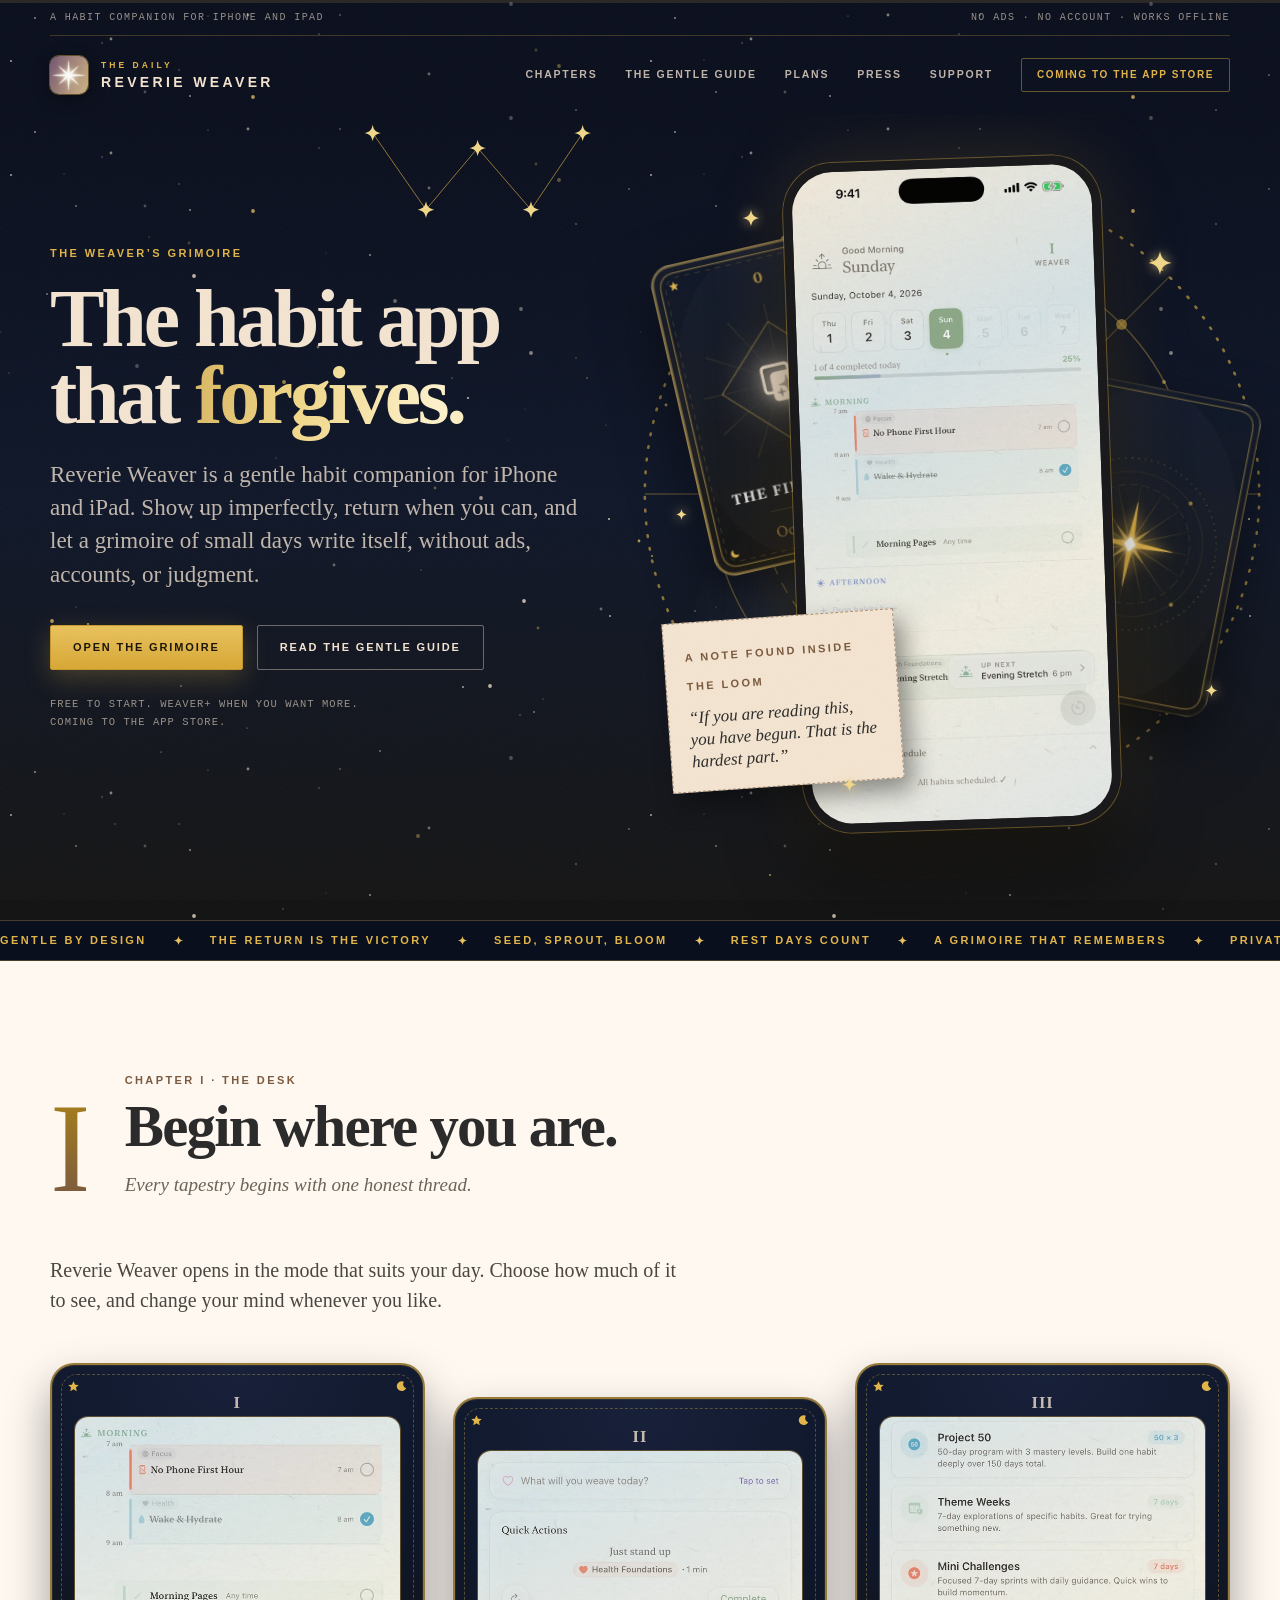
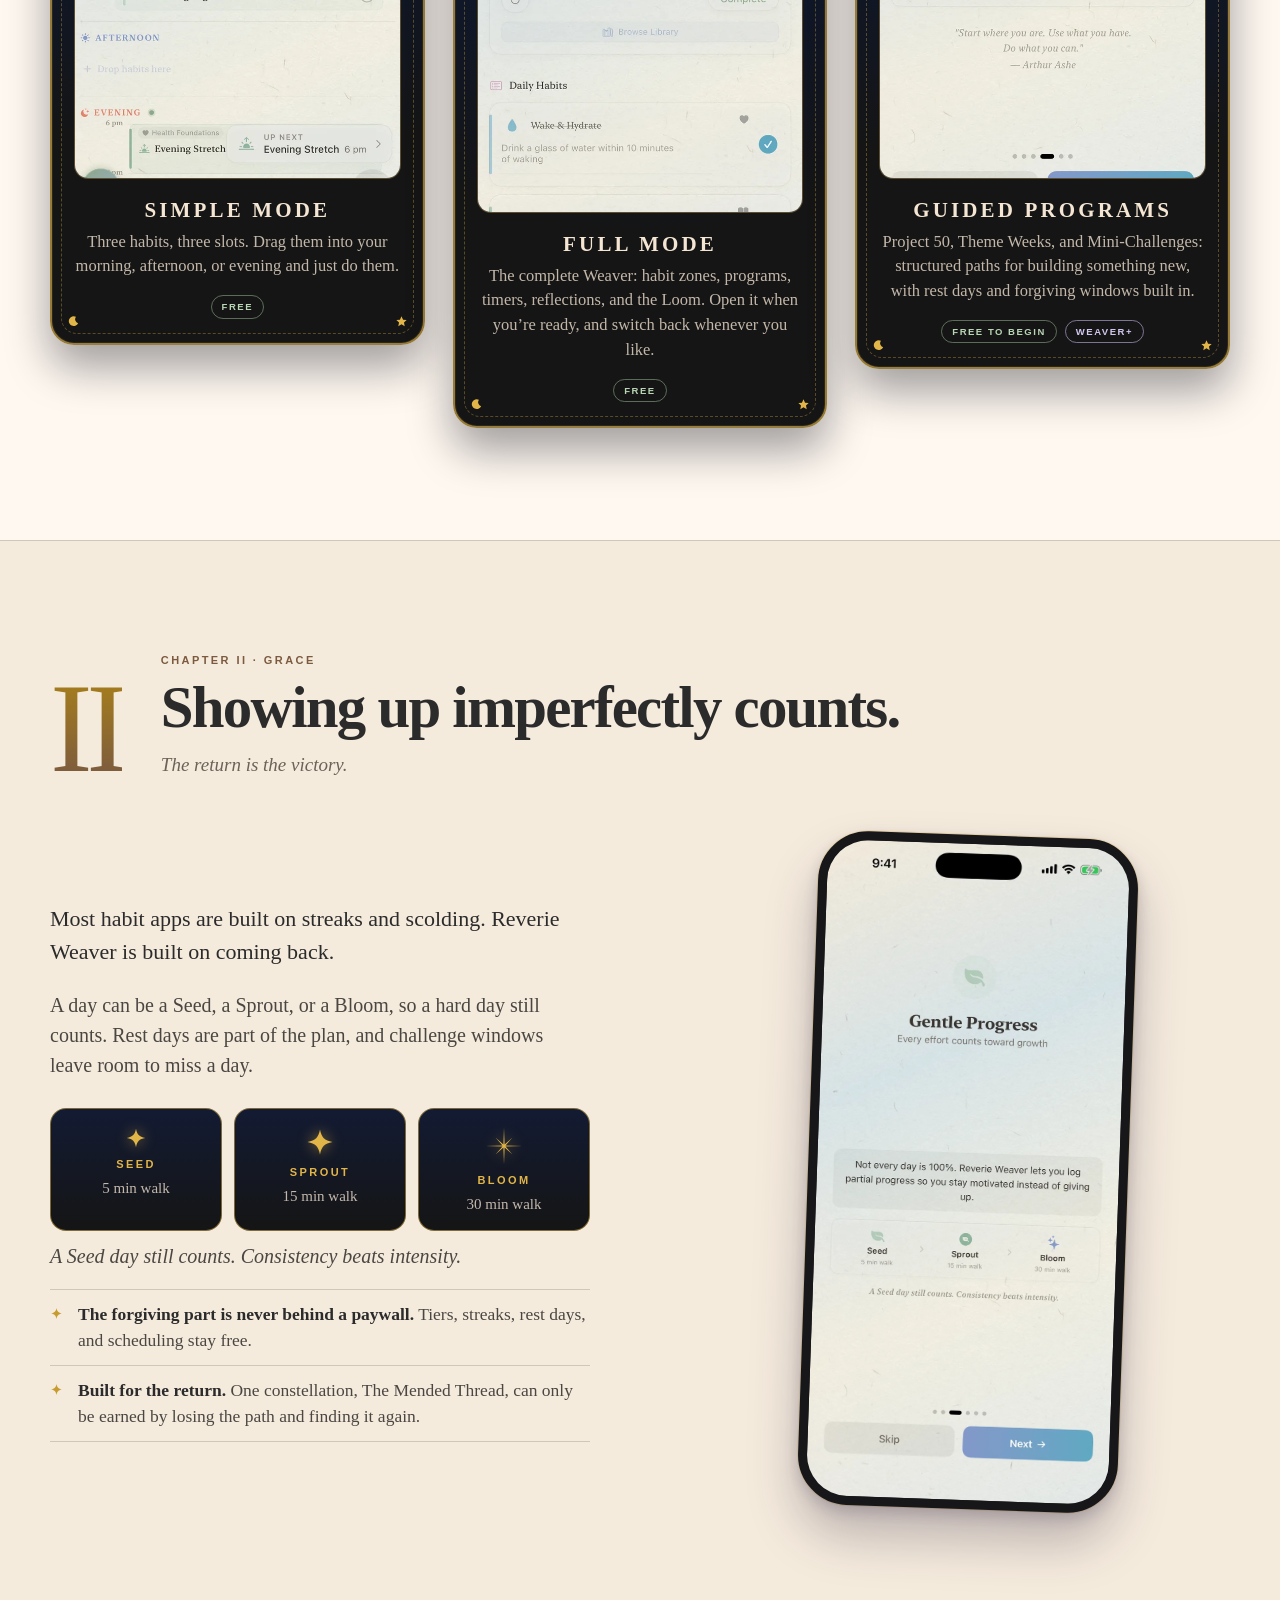
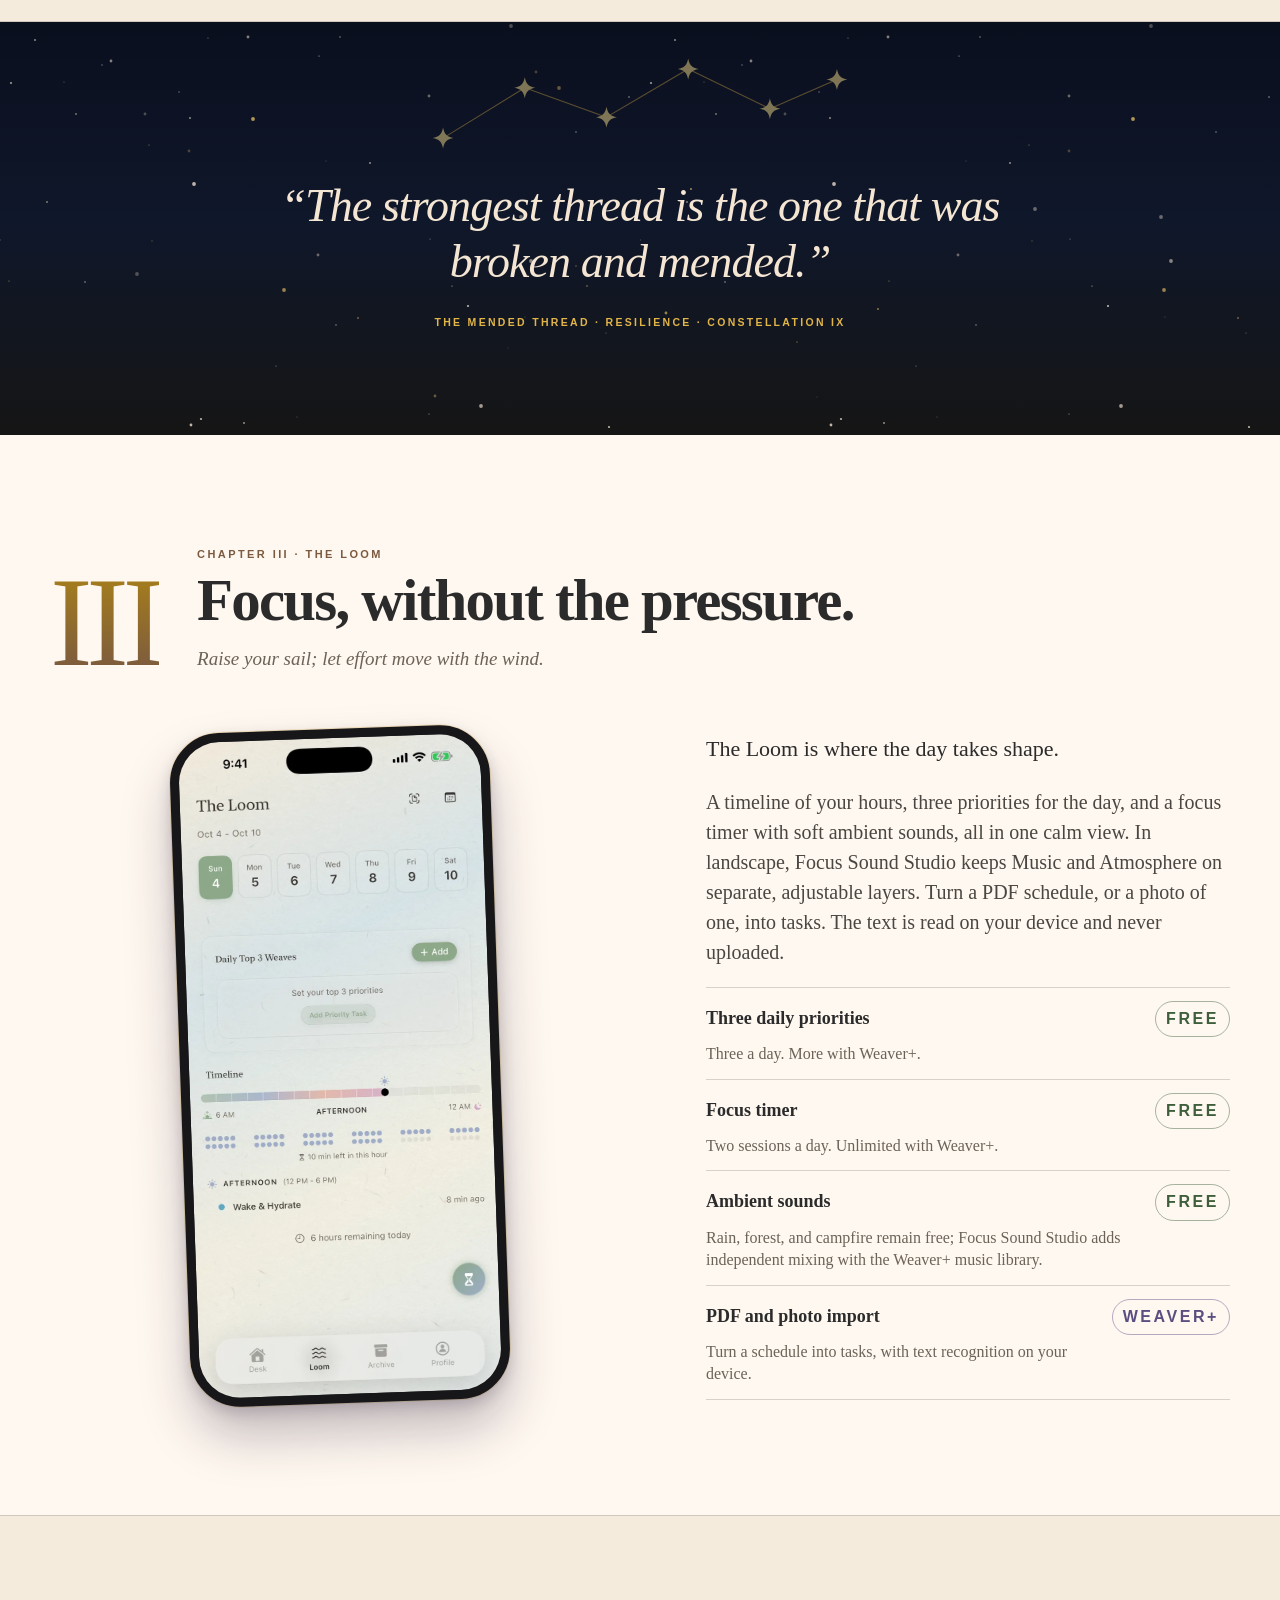
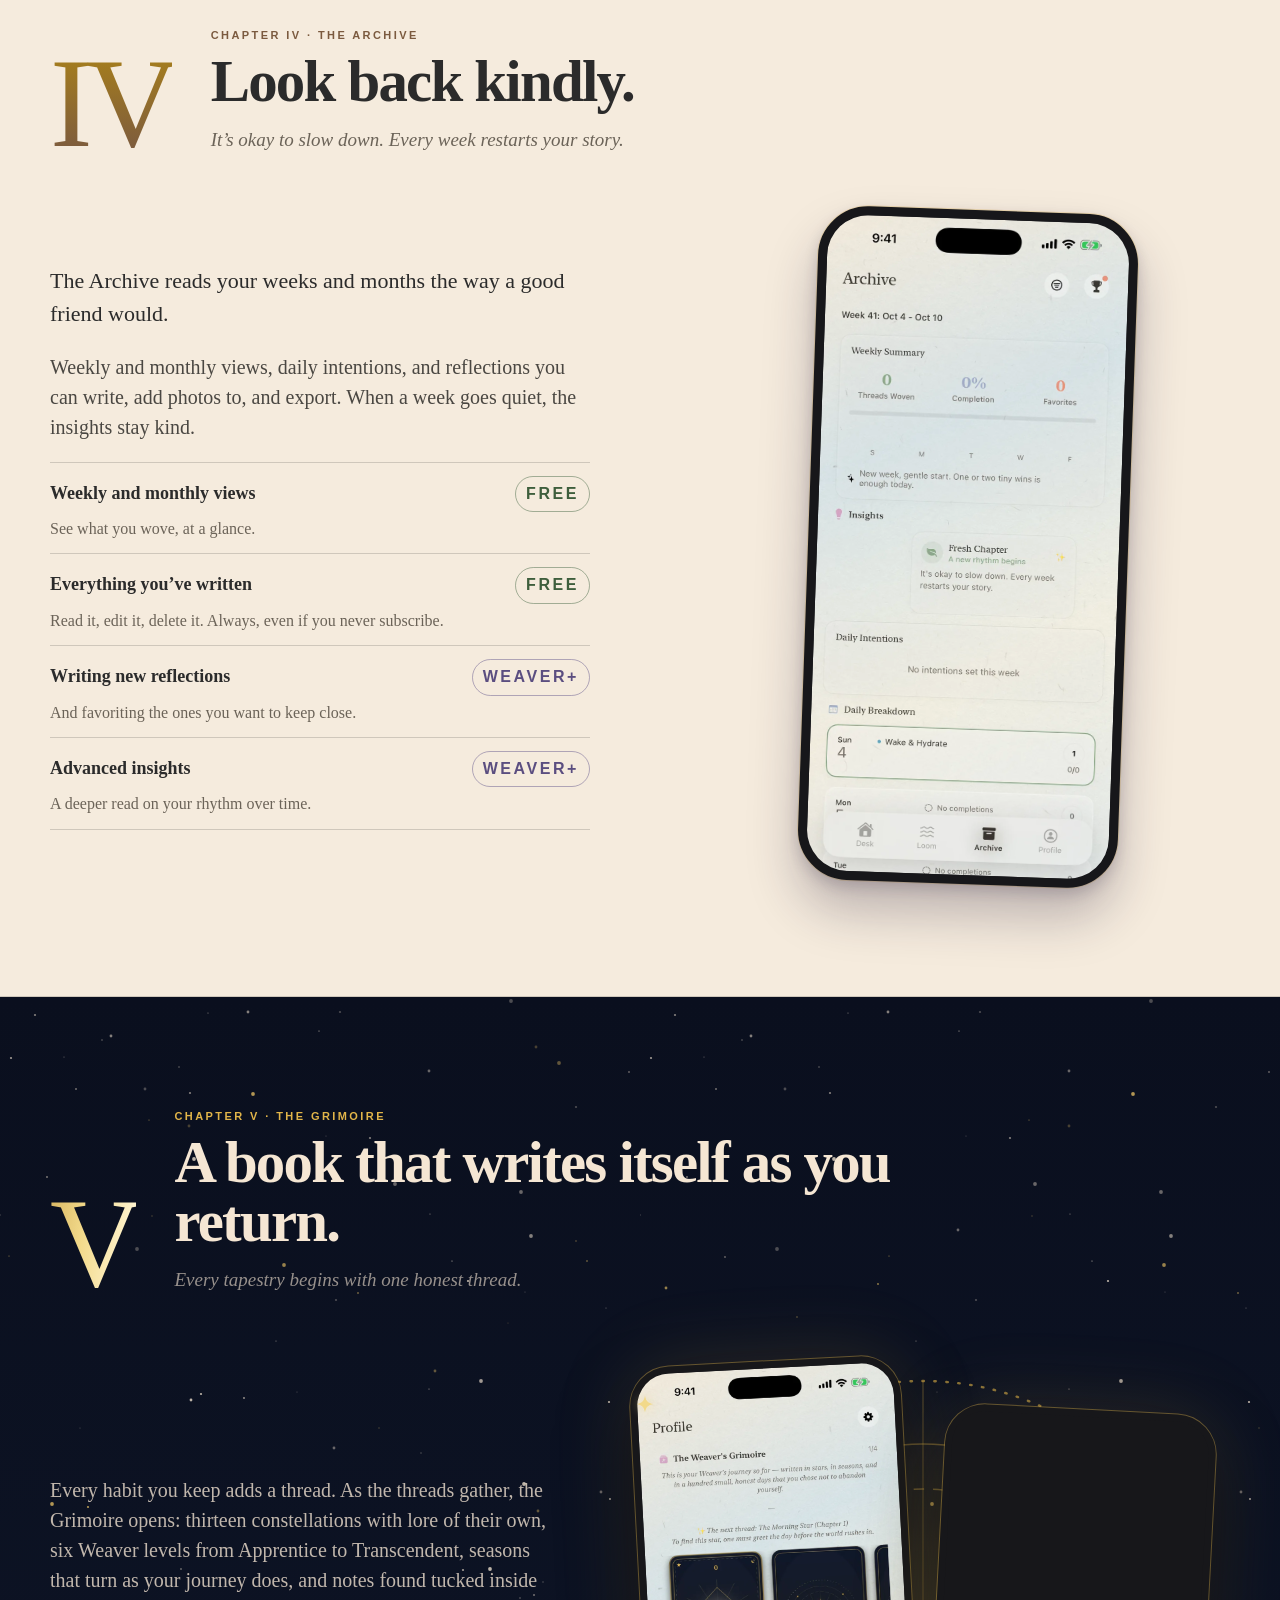
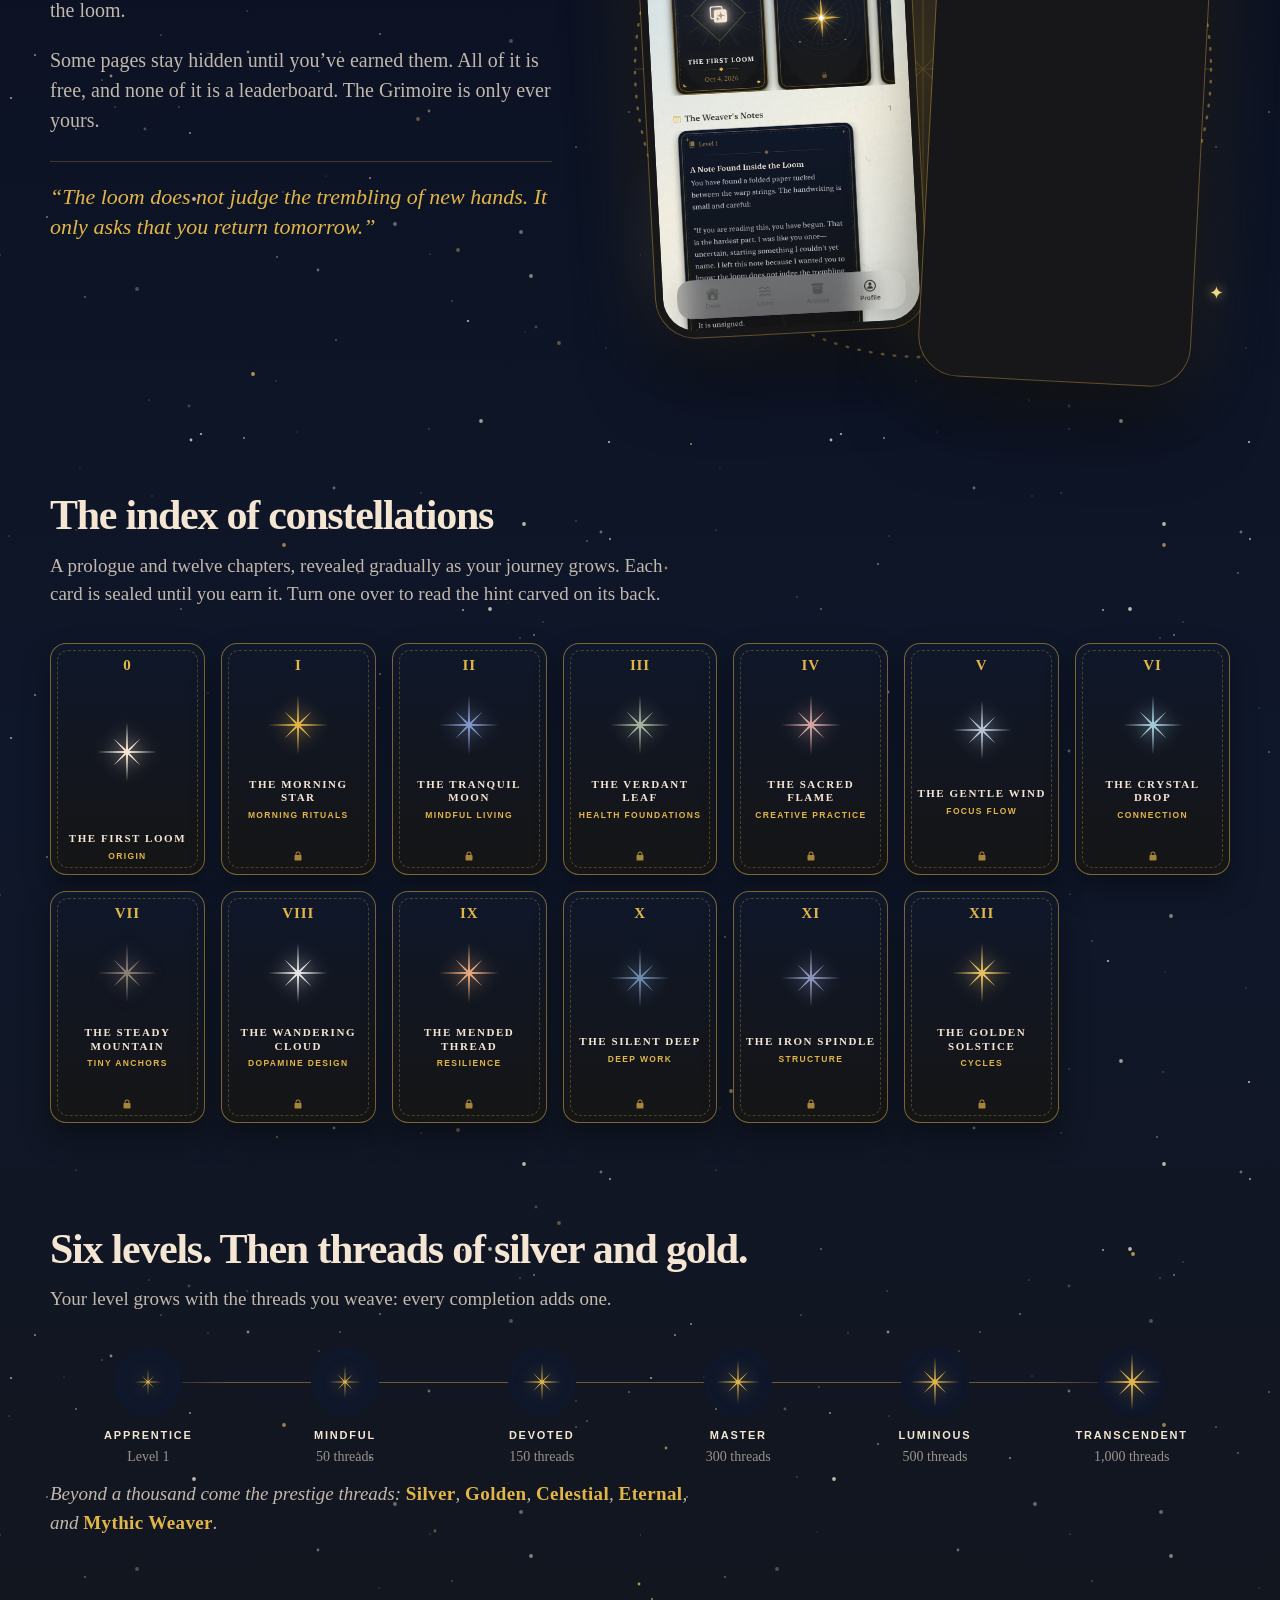
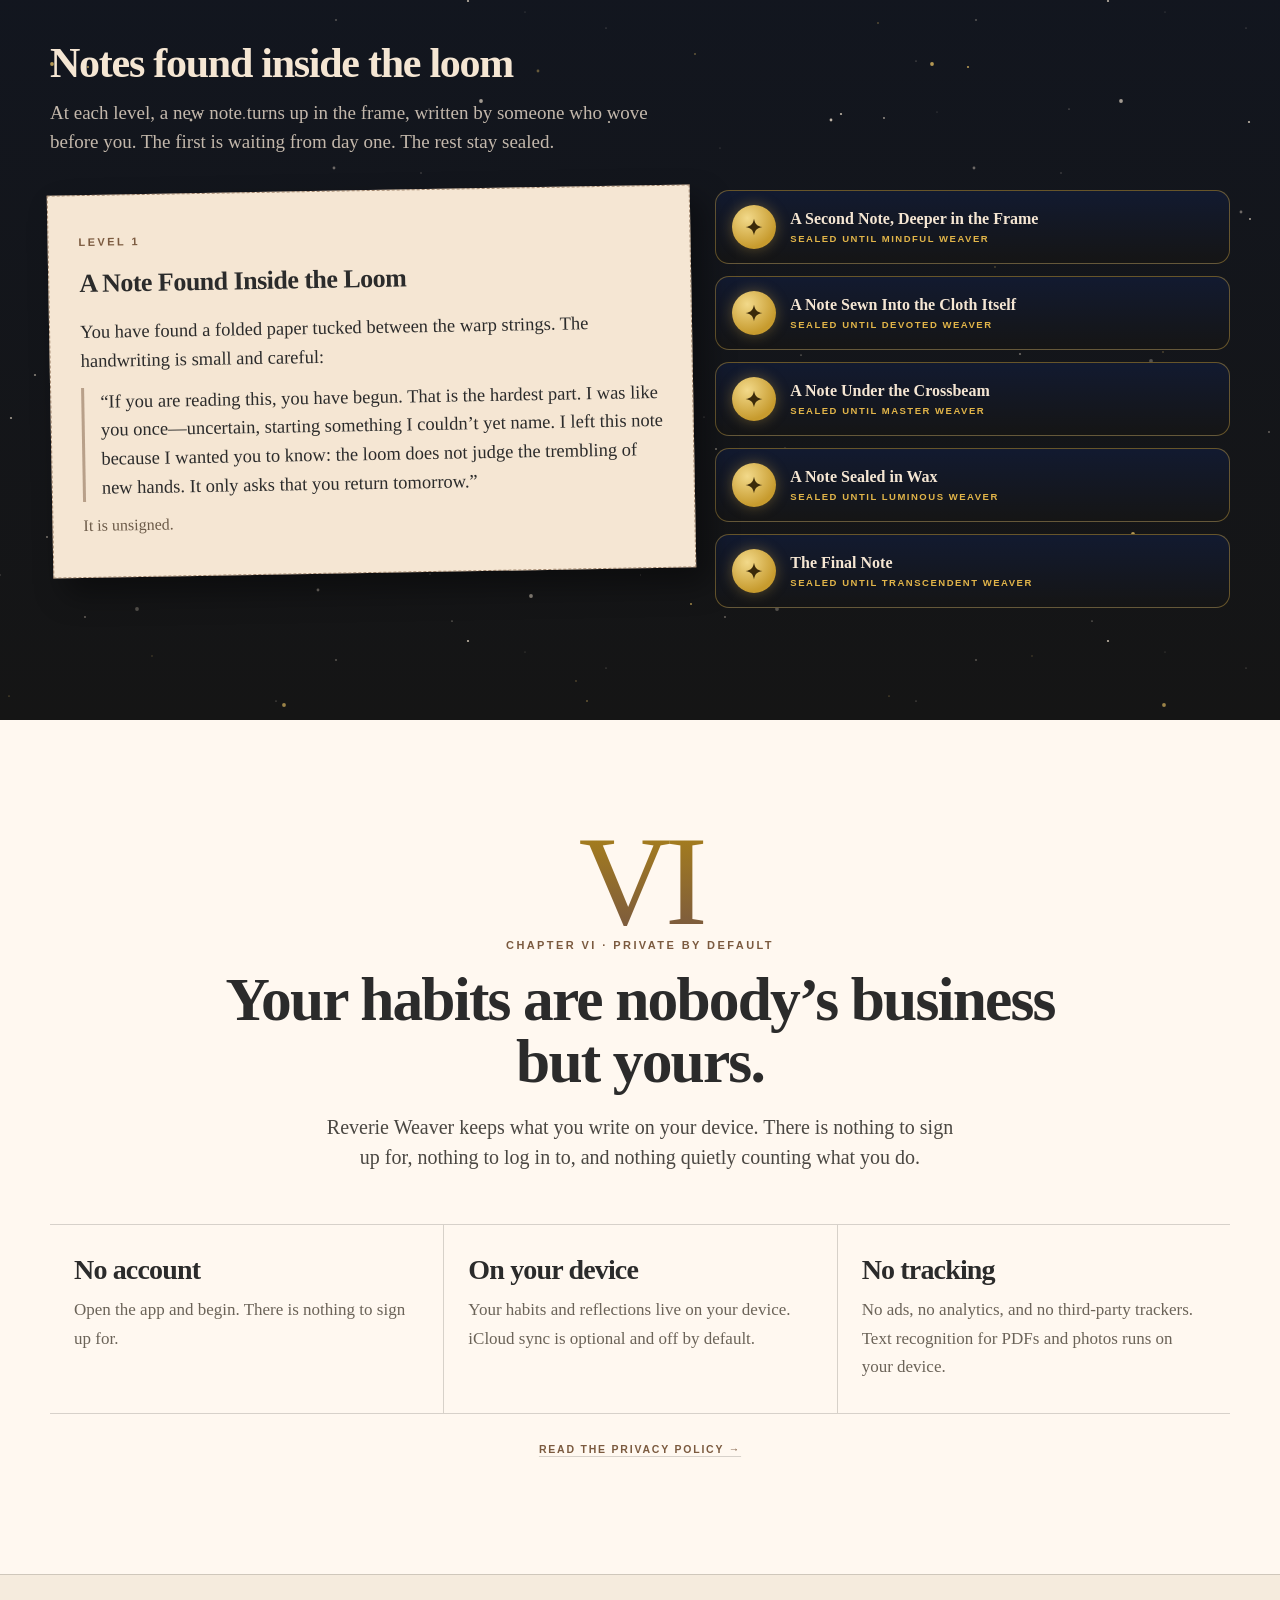
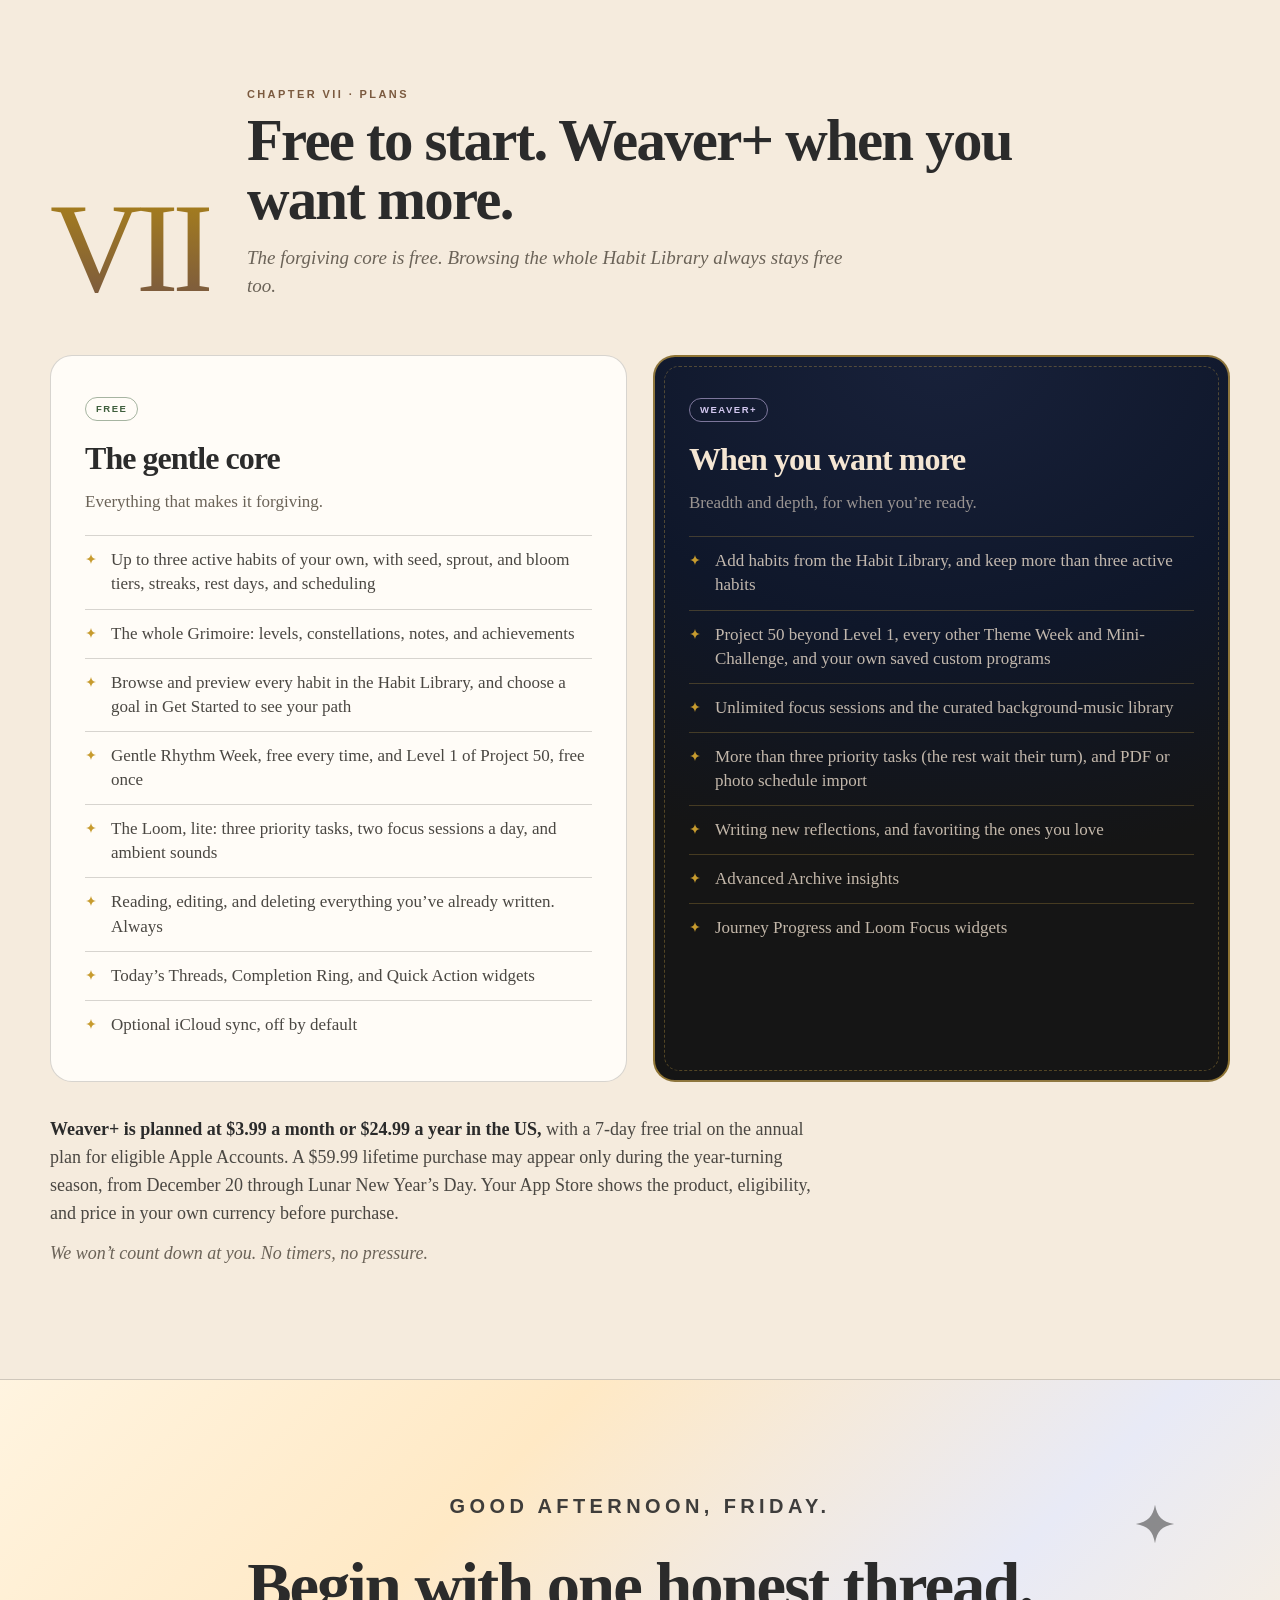
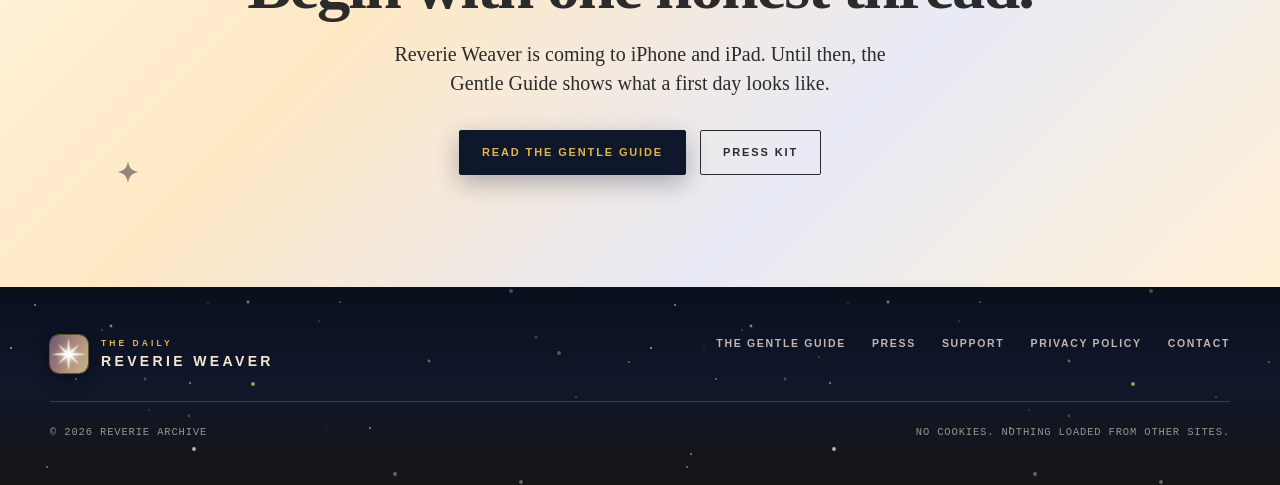
<file: index.html>
<!doctype html>
<html lang="en">
<head>
<meta charset="utf-8">
<meta name="viewport" content="width=device-width, initial-scale=1">
<title>Reverie Weaver | The habit app that forgives</title>
<meta name="description" content="Reverie Weaver is a gentle habit companion for iPhone and iPad. Forgiving by design, beautifully made, private by default. No ads, no account, works offline.">
<meta name="color-scheme" content="light dark">
<meta name="theme-color" content="#0F172A">
<meta property="og:type" content="website">
<meta property="og:title" content="Reverie Weaver | The habit app that forgives">
<meta property="og:description" content="A gentle habit companion for iPhone and iPad. Show up imperfectly, return when you can, and let a grimoire of small days write itself.">
<meta property="og:image" content="https://reveriearchive-studio.github.io/reverie-weaver/img/og.jpg">
<meta name="twitter:card" content="summary_large_image">
<link rel="icon" type="image/png" sizes="32x32" href="img/favicon-32.png">
<link rel="apple-touch-icon" href="img/apple-touch-icon.png">
<link rel="preload" as="image" href="img/shots/hero-desk.webp" type="image/webp">
<link rel="stylesheet" href="css/site.css">
<script>document.documentElement.className += ' js';</script>
<script src="js/site.js" defer></script>
</head>
<body>
<a class="skip" href="#main">Skip to the content</a>

<!-- Shared glyphs: four-point spark, eight-point compass star (the app icon's star), five-point star, crescent moon, lock. -->
<svg width="0" height="0" style="position:absolute" aria-hidden="true" focusable="false">
  <defs>
    <symbol id="i-spark" viewBox="-12 -12 24 24"><path d="M0,-10 C1.2,-3.6 3.6,-1.2 10,0 C3.6,1.2 1.2,3.6 0,10 C-1.2,3.6 -3.6,1.2 -10,0 C-3.6,-1.2 -1.2,-3.6 0,-10Z" fill="currentColor"/></symbol>
    <symbol id="i-compass" viewBox="-104 -104 208 208"><path d="M-3.4,-8.3 L0,-100 L3.4,-8.3 L45.3,-45.3 L8.3,-3.4 L100,0 L8.3,3.4 L45.3,45.3 L3.4,8.3 L0,100 L-3.4,8.3 L-45.3,45.3 L-8.3,3.4 L-100,0 L-8.3,-3.4 L-45.3,-45.3Z" fill="currentColor"/></symbol>
    <symbol id="i-star" viewBox="0 0 24 24"><path d="M12 2.5l2.9 6.1 6.6.8-4.9 4.6 1.3 6.6L12 17.3l-5.9 3.3 1.3-6.6L2.5 9.4l6.6-.8z" fill="currentColor"/></symbol>
    <symbol id="i-moon" viewBox="0 0 24 24"><path d="M16.5 3.4A9 9 0 1 0 20.6 15 7.4 7.4 0 0 1 16.5 3.4z" fill="currentColor"/></symbol>
    <symbol id="i-lock" viewBox="0 0 24 24"><path fill-rule="evenodd" d="M7 10V8a5 5 0 0 1 10 0v2h.5a1.5 1.5 0 0 1 1.5 1.5v8a1.5 1.5 0 0 1-1.5 1.5h-11A1.5 1.5 0 0 1 5 19.500v-8A1.5 1.5 0 0 1 6.500 10zm2 0h6V8a3 3 0 0 0-6 0z" fill="currentColor"/></symbol>
  </defs>
</svg>

<div class="thread-top" aria-hidden="true"><b></b></div>

<header class="site night">
  <div class="stars" aria-hidden="true"></div>
    <div class="shell">
      <div class="topline"><span>A habit companion for iPhone and iPad</span><span>No ads &middot; No account &middot; Works offline</span></div>
      <nav class="primary" aria-label="Primary">
        <a class="wordmark" href="./"><img src="img/icon-192.png" width="38" height="38" alt=""><span><small>The Daily</small>Reverie Weaver</span></a>
        <div class="nav-links">
          <a href="#desk">Chapters</a>
          <a href="guide.html">The Gentle Guide</a>
          <a href="#plans">Plans</a>
          <a href="press.html">Press</a>
          <a href="support.html">Support</a>
          <span class="nav-cta">Coming to the App Store</span>
        </div>
      </nav>
    </div>
</header>

<main id="main">
  <section class="hero night" aria-label="Introduction">
    <div class="stars" aria-hidden="true"></div>
    <div class="shell hero-grid">
      <div class="hero-copy">
        <svg class="constellation" viewBox="0 0 300 150" aria-hidden="true" focusable="false">
          <polyline points="14,30 78,122 140,48 204,122 266,30"/>
          <use href="#i-spark" x="2" y="18" width="24" height="24"/><use href="#i-spark" x="66" y="110" width="24" height="24"/>
          <use href="#i-spark" x="128" y="36" width="24" height="24"/><use href="#i-spark" x="192" y="110" width="24" height="24"/>
          <use href="#i-spark" x="254" y="18" width="24" height="24"/>
        </svg>
        <p class="eyebrow">The Weaver&rsquo;s Grimoire</p>
        <h1>The habit app that <span class="gild">forgives.</span></h1>
        <p class="lede">Reverie Weaver is a gentle habit companion for iPhone and iPad. Show up imperfectly, return when you can, and let a grimoire of small days write itself, without ads, accounts, or judgment.</p>
        <div class="hero-actions">
          <a class="button" href="#desk">Open the Grimoire</a>
          <a class="button ghost" href="guide.html">Read the Gentle Guide</a>
        </div>
        <p class="notice">Free to start. Weaver+ when you want more.<br>Coming to the App Store.</p>
      </div>

      <div class="stage">
        <div class="stage-glow" aria-hidden="true"></div>
        <div class="orbit" aria-hidden="true">
          <svg viewBox="0 0 400 400" focusable="false">
            <g class="o-ring a"><circle cx="200" cy="200" r="192" fill="none" stroke="currentColor" stroke-width="1.6" stroke-dasharray="1 7" stroke-linecap="round"/></g>
            <circle cx="200" cy="200" r="150" fill="none" stroke="currentColor" stroke-width=".9" opacity=".65"/>
            <g class="o-ring b"><circle cx="200" cy="200" r="120" fill="none" stroke="currentColor" stroke-width=".9" stroke-dasharray="7 6" opacity=".75"/></g>
            <path d="M200 8V392M8 200H392M64 64L336 336M336 64L64 336" stroke="currentColor" stroke-width=".8" opacity=".5"/>
            <g fill="currentColor"><circle cx="306" cy="94" r="3.4"/><circle cx="94" cy="94" r="3.4"/><circle cx="306" cy="306" r="3.4"/><circle cx="94" cy="306" r="3.4"/></g>
            <use class="o-core" href="#i-compass" x="140" y="140" width="120" height="120"/>
          </svg>
        </div>
        <div class="fan" aria-hidden="true">
          <img class="c1" src="img/shots/card-first-loom.webp" width="480" height="720" alt="">
          <img class="c2" src="img/shots/card-sealed.webp" width="480" height="720" alt="">
        </div>
        <svg class="spark s1" aria-hidden="true" focusable="false"><use href="#i-spark"/></svg>
        <svg class="spark s2" aria-hidden="true" focusable="false"><use href="#i-spark"/></svg>
        <svg class="spark s3" aria-hidden="true" focusable="false"><use href="#i-spark"/></svg>
        <svg class="spark s4" aria-hidden="true" focusable="false"><use href="#i-spark"/></svg>
        <svg class="spark s5" aria-hidden="true" focusable="false"><use href="#i-spark"/></svg>
        <figure class="phone">
          <img src="img/shots/hero-desk.webp" width="760" height="1651" fetchpriority="high" alt="Reverie Weaver's Desk in Simple Mode. A day is planned across morning and evening: Wake &amp; Hydrate is checked off, and Evening Stretch is up next.">
        </figure>
        <aside class="paper-note">
          <span class="kicker">A note found inside the loom</span>
          <p>&ldquo;If you are reading this, you have begun. That is the hardest part.&rdquo;</p>
        </aside>
      </div>
    </div>
  </section>

<div class="ticker" aria-hidden="true">
  <div class="ticker-inner">
    <span>Gentle by design <svg><use href="#i-spark"/></svg> The return is the victory <svg><use href="#i-spark"/></svg> Seed, sprout, bloom <svg><use href="#i-spark"/></svg> Rest days count <svg><use href="#i-spark"/></svg> A Grimoire that remembers <svg><use href="#i-spark"/></svg> Private by default <svg><use href="#i-spark"/></svg></span>
    <span>Gentle by design <svg><use href="#i-spark"/></svg> The return is the victory <svg><use href="#i-spark"/></svg> Seed, sprout, bloom <svg><use href="#i-spark"/></svg> Rest days count <svg><use href="#i-spark"/></svg> A Grimoire that remembers <svg><use href="#i-spark"/></svg> Private by default <svg><use href="#i-spark"/></svg></span>
  </div>
</div>

<!-- I. The Desk -->
<section id="desk" class="block" aria-labelledby="desk-h">
  <div class="shell">
    <header class="chapter-head reveal">
      <span class="numeral bronze" aria-hidden="true">I</span>
      <div>
        <p class="eyebrow">Chapter I &middot; The Desk</p>
        <h2 id="desk-h">Begin where you are.</h2>
        <p class="whisper">Every tapestry begins with one honest thread.</p>
      </div>
    </header>
    <p class="section-intro reveal">Reverie Weaver opens in the mode that suits your day. Choose how much of it to see, and change your mind whenever you like.</p>

    <div class="spread">
      <article class="tarot reveal">
        <svg class="orn tl" aria-hidden="true" focusable="false"><use href="#i-star"/></svg><svg class="orn tr" aria-hidden="true" focusable="false"><use href="#i-moon"/></svg>
        <svg class="orn bl" aria-hidden="true" focusable="false"><use href="#i-moon"/></svg><svg class="orn br" aria-hidden="true" focusable="false"><use href="#i-star"/></svg>
        <p class="card-no">I</p>
        <div class="art"><img src="img/shots/art-simple.webp" width="640" height="711" loading="lazy" decoding="async" alt="Simple Mode: the day's morning, afternoon, and evening slots, with habits placed in them and an Up Next reminder."></div>
        <h3>Simple Mode</h3>
        <p>Three habits, three slots. Drag them into your morning, afternoon, or evening and just do them.</p>
        <div class="tag-row"><span class="tag free">Free</span></div>
      </article>
      <article class="tarot reveal" data-delay="2">
        <svg class="orn tl" aria-hidden="true" focusable="false"><use href="#i-star"/></svg><svg class="orn tr" aria-hidden="true" focusable="false"><use href="#i-moon"/></svg>
        <svg class="orn bl" aria-hidden="true" focusable="false"><use href="#i-moon"/></svg><svg class="orn br" aria-hidden="true" focusable="false"><use href="#i-star"/></svg>
        <p class="card-no">II</p>
        <div class="art"><img src="img/shots/art-full.webp" width="640" height="711" loading="lazy" decoding="async" alt="Full Mode: today's intention, a Quick Action, and the Daily Habits list."></div>
        <h3>Full Mode</h3>
        <p>The complete Weaver: habit zones, programs, timers, reflections, and the Loom. Open it when you&rsquo;re ready, and switch back whenever you like.</p>
        <div class="tag-row"><span class="tag free">Free</span></div>
      </article>
      <article class="tarot reveal" data-delay="4">
        <svg class="orn tl" aria-hidden="true" focusable="false"><use href="#i-star"/></svg><svg class="orn tr" aria-hidden="true" focusable="false"><use href="#i-moon"/></svg>
        <svg class="orn bl" aria-hidden="true" focusable="false"><use href="#i-moon"/></svg><svg class="orn br" aria-hidden="true" focusable="false"><use href="#i-star"/></svg>
        <p class="card-no">III</p>
        <div class="art"><img src="img/shots/art-programs.webp" width="640" height="711" loading="lazy" decoding="async" alt="Guided Programs: Project 50, Theme Weeks, and Mini Challenges."></div>
        <h3>Guided programs</h3>
        <p>Project 50, Theme Weeks, and Mini-Challenges: structured paths for building something new, with rest days and forgiving windows built in.</p>
        <div class="tag-row"><span class="tag free">Free to begin</span><span class="tag plus">Weaver+</span></div>
      </article>
    </div>
  </div>
</section>

<!-- II. Grace -->
<section id="grace" class="block alt" aria-labelledby="grace-h">
  <div class="shell">
    <header class="chapter-head reveal">
      <span class="numeral bronze" aria-hidden="true">II</span>
      <div>
        <p class="eyebrow">Chapter II &middot; Grace</p>
        <h2 id="grace-h">Showing up imperfectly counts.</h2>
        <p class="whisper">The return is the victory.</p>
      </div>
    </header>

    <div class="feature-grid">
      <div class="copy reveal">
        <p class="lead">Most habit apps are built on streaks and scolding. Reverie Weaver is built on coming back.</p>
        <p>A day can be a Seed, a Sprout, or a Bloom, so a hard day still counts. Rest days are part of the plan, and challenge windows leave room to miss a day.</p>
        <div class="tiers" role="list" aria-label="Seed, Sprout, and Bloom, shown with the app&rsquo;s own walking example">
          <div class="tier" role="listitem"><svg width="22" height="22" aria-hidden="true" focusable="false"><use href="#i-spark"/></svg><b>Seed</b><span>5 min walk</span></div>
          <div class="tier" role="listitem"><svg width="30" height="30" aria-hidden="true" focusable="false"><use href="#i-spark"/></svg><b>Sprout</b><span>15 min walk</span></div>
          <div class="tier" role="listitem"><svg width="38" height="38" aria-hidden="true" focusable="false"><use href="#i-compass"/></svg><b>Bloom</b><span>30 min walk</span></div>
        </div>
        <p class="tier-note">A Seed day still counts. Consistency beats intensity.</p>
        <ul>
          <li><strong>The forgiving part is never behind a paywall.</strong> Tiers, streaks, rest days, and scheduling stay free.</li>
          <li><strong>Built for the return.</strong> One constellation, The Mended Thread, can only be earned by losing the path and finding it again.</li>
        </ul>
      </div>
      <div class="showcase reveal" data-delay="2">
        <div class="halo" aria-hidden="true"></div>
        <figure class="phone">
          <img src="img/shots/onb-progress.webp" width="760" height="1651" loading="lazy" decoding="async" alt="Gentle Progress: Seed, Sprout, and Bloom versions of a habit, with the note that not every day is 100 percent and a Seed day still counts.">
        </figure>
      </div>
    </div>
  </div>
</section>

<!-- A whisper from the Grimoire -->
<section class="interlude night" aria-label="A line from the Grimoire">
  <div class="stars" aria-hidden="true"></div>
  <svg class="constellation" viewBox="0 0 420 110" aria-hidden="true" focusable="false">
    <polyline points="22,86 100,38 178,66 256,20 334,58 398,30"/>
    <use href="#i-spark" x="10" y="74" width="24" height="24"/><use href="#i-spark" x="88" y="26" width="24" height="24"/>
    <use href="#i-spark" x="166" y="54" width="24" height="24"/><use href="#i-spark" x="244" y="8" width="24" height="24"/>
    <use href="#i-spark" x="322" y="46" width="24" height="24"/><use href="#i-spark" x="386" y="18" width="24" height="24"/>
  </svg>
  <div class="shell">
    <blockquote class="reveal">
      <p>&ldquo;The strongest thread is the one that was broken and mended.&rdquo;</p>
      <cite>The Mended Thread &middot; Resilience &middot; Constellation IX</cite>
    </blockquote>
  </div>
</section>

<!-- III. The Loom -->
<section id="loom" class="block" aria-labelledby="loom-h">
  <div class="shell">
    <header class="chapter-head reveal">
      <span class="numeral bronze" aria-hidden="true">III</span>
      <div>
        <p class="eyebrow">Chapter III &middot; The Loom</p>
        <h2 id="loom-h">Focus, without the pressure.</h2>
        <p class="whisper">Raise your sail; let effort move with the wind.</p>
      </div>
    </header>

    <div class="feature-grid flip">
      <div class="copy reveal">
        <p class="lead">The Loom is where the day takes shape.</p>
        <p>A timeline of your hours, three priorities for the day, and a focus timer with soft ambient sounds, all in one calm view. In landscape, Focus Sound Studio keeps Music and Atmosphere on separate, adjustable layers. Turn a PDF schedule, or a photo of one, into tasks. The text is read on your device and never uploaded.</p>
        <ul class="facets">
          <li><strong>Three daily priorities</strong><span>Three a day. More with Weaver+.</span><span class="tag free">Free</span></li>
          <li><strong>Focus timer</strong><span>Two sessions a day. Unlimited with Weaver+.</span><span class="tag free">Free</span></li>
          <li><strong>Ambient sounds</strong><span>Rain, forest, and campfire remain free; Focus Sound Studio adds independent mixing with the Weaver+ music library.</span><span class="tag free">Free</span></li>
          <li><strong>PDF and photo import</strong><span>Turn a schedule into tasks, with text recognition on your device.</span><span class="tag plus">Weaver+</span></li>
        </ul>
      </div>
      <div class="showcase tilt-l reveal" data-delay="2">
        <div class="halo" aria-hidden="true"></div>
        <figure class="phone">
          <img src="img/shots/loom.webp" width="760" height="1651" loading="lazy" decoding="async" alt="The Loom: a week strip, a place for three daily priorities, a timeline of the day, and a focus timer button.">
        </figure>
      </div>
    </div>
  </div>
</section>

<!-- IV. The Archive -->
<section id="archive" class="block alt" aria-labelledby="archive-h">
  <div class="shell">
    <header class="chapter-head reveal">
      <span class="numeral bronze" aria-hidden="true">IV</span>
      <div>
        <p class="eyebrow">Chapter IV &middot; The Archive</p>
        <h2 id="archive-h">Look back kindly.</h2>
        <p class="whisper">It&rsquo;s okay to slow down. Every week restarts your story.</p>
      </div>
    </header>

    <div class="feature-grid">
      <div class="copy reveal">
        <p class="lead">The Archive reads your weeks and months the way a good friend would.</p>
        <p>Weekly and monthly views, daily intentions, and reflections you can write, add photos to, and export. When a week goes quiet, the insights stay kind.</p>
        <ul class="facets">
          <li><strong>Weekly and monthly views</strong><span>See what you wove, at a glance.</span><span class="tag free">Free</span></li>
          <li><strong>Everything you&rsquo;ve written</strong><span>Read it, edit it, delete it. Always, even if you never subscribe.</span><span class="tag free">Free</span></li>
          <li><strong>Writing new reflections</strong><span>And favoriting the ones you want to keep close.</span><span class="tag plus">Weaver+</span></li>
          <li><strong>Advanced insights</strong><span>A deeper read on your rhythm over time.</span><span class="tag plus">Weaver+</span></li>
        </ul>
      </div>
      <div class="showcase reveal" data-delay="2">
        <div class="halo" aria-hidden="true"></div>
        <figure class="phone">
          <img src="img/shots/archive.webp" width="760" height="1651" loading="lazy" decoding="async" alt="The Archive: a weekly summary, and a gentle insight that reads, It's okay to slow down. Every week restarts your story.">
        </figure>
      </div>
    </div>
  </div>
</section>

<!-- V. The Grimoire -->
<section id="grimoire" class="block night" aria-labelledby="grimoire-h">
  <div class="stars" aria-hidden="true"></div>
  <div class="shell">
    <header class="chapter-head reveal">
      <span class="numeral gild" aria-hidden="true">V</span>
      <div>
        <p class="eyebrow">Chapter V &middot; The Grimoire</p>
        <h2 id="grimoire-h">A book that writes itself as you return.</h2>
        <p class="whisper">Every tapestry begins with one honest thread.</p>
      </div>
    </header>

    <div class="grim-top">
      <div class="grim-copy reveal">
        <p>Every habit you keep adds a thread. As the threads gather, the Grimoire opens: thirteen constellations with lore of their own, six Weaver levels from Apprentice to Transcendent, seasons that turn as your journey does, and notes found tucked inside the loom.</p>
        <p>Some pages stay hidden until you&rsquo;ve earned them. All of it is free, and none of it is a leaderboard. The Grimoire is only ever yours.</p>
        <p class="signal">&ldquo;The loom does not judge the trembling of new hands. It only asks that you return tomorrow.&rdquo;</p>
      </div>
      <div class="grim-stage reveal" data-delay="2">
        <div class="stage-glow" aria-hidden="true"></div>
        <div class="orbit" aria-hidden="true">
          <svg viewBox="0 0 400 400" focusable="false">
            <g class="o-ring a"><circle cx="200" cy="200" r="192" fill="none" stroke="currentColor" stroke-width="1.6" stroke-dasharray="1 7" stroke-linecap="round"/></g>
            <circle cx="200" cy="200" r="150" fill="none" stroke="currentColor" stroke-width=".9" opacity=".65"/>
            <g class="o-ring b"><circle cx="200" cy="200" r="120" fill="none" stroke="currentColor" stroke-width=".9" stroke-dasharray="7 6" opacity=".75"/></g>
            <path d="M200 8V392M8 200H392M64 64L336 336M336 64L64 336" stroke="currentColor" stroke-width=".8" opacity=".5"/>
            <g fill="currentColor"><circle cx="306" cy="94" r="3.4"/><circle cx="94" cy="94" r="3.4"/><circle cx="306" cy="306" r="3.4"/><circle cx="94" cy="306" r="3.4"/></g>
          </svg>
        </div>
        <svg class="spark s1" aria-hidden="true" focusable="false"><use href="#i-spark"/></svg>
        <svg class="spark s3" aria-hidden="true" focusable="false"><use href="#i-spark"/></svg>
        <div class="duo">
          <figure class="phone"><img src="img/shots/grimoire.webp" width="760" height="1651" loading="lazy" decoding="async" alt="The Weaver's Grimoire on the Profile screen: a row of tarot-style cards. The first, The First Loom, is open; the rest are sealed."></figure>
          <figure class="phone"><img src="img/shots/grimoire-lore.webp" width="760" height="1651" loading="lazy" decoding="async" alt="The First Loom card turned over, with its lore beginning, Before the Age of Unspun Thread, there were no Weavers at all."></figure>
        </div>
      </div>
    </div>

    <div class="grim-block">
      <h3 class="reveal">The index of constellations</h3>
      <p class="reveal">A prologue and twelve chapters, revealed gradually as your journey grows. Each card is sealed until you earn it. Turn one over to read the hint carved on its back.</p>
      <div class="index">
          <div class="cstar reveal" style="--c:#F5E6D3">
            <span class="face front">
              <span class="no"><span class="sr">Prologue. </span><span aria-hidden="true">0</span></span>
              <svg class="gem" aria-hidden="true" focusable="false"><use href="#i-compass"/></svg>
              <span class="nm">The First Loom<span class="ct">Origin</span></span>
              <span class="sr">Open. Press to read what it says.</span>
            </span>
            <span class="face back">
              <span class="ct">Origin</span>
              <span class="hint">&ldquo;Every tapestry begins with a first, imperfect frame.&rdquo;</span>
              <small>Every tapestry begins with one honest thread.</small>
              <span class="sr">Press to turn the card back.</span>
            </span>
          </div>
          <div class="cstar reveal" style="--c:#E2B549">
            <span class="face front">
              <span class="no"><span class="sr">Chapter I. </span><span aria-hidden="true">I</span></span>
              <svg class="gem" aria-hidden="true" focusable="false"><use href="#i-compass"/></svg>
              <span class="nm">The Morning Star<span class="ct">Morning Rituals</span></span>
              <svg class="lock" aria-hidden="true" focusable="false"><use href="#i-lock"/></svg>
              <span class="sr">Sealed. Press to read the hint.</span>
            </span>
            <span class="face back">
              <span class="ct">Morning Rituals</span>
              <span class="hint">&ldquo;To find this star, one must greet the day before the world rushes in.&rdquo;</span>
              <small>The first light you greet shapes the whole day.</small>
              <span class="sr">Press to turn the card back.</span>
            </span>
          </div>
          <div class="cstar reveal" style="--c:#8398C9">
            <span class="face front">
              <span class="no"><span class="sr">Chapter II. </span><span aria-hidden="true">II</span></span>
              <svg class="gem" aria-hidden="true" focusable="false"><use href="#i-compass"/></svg>
              <span class="nm">The Tranquil Moon<span class="ct">Mindful Living</span></span>
              <svg class="lock" aria-hidden="true" focusable="false"><use href="#i-lock"/></svg>
              <span class="sr">Sealed. Press to read the hint.</span>
            </span>
            <span class="face back">
              <span class="ct">Mindful Living</span>
              <span class="hint">&ldquo;This luminary appears only to those who stop moving and start seeing.&rdquo;</span>
              <small>Stillness between threads holds the quiet pattern.</small>
              <span class="sr">Press to turn the card back.</span>
            </span>
          </div>
          <div class="cstar reveal" style="--c:#A8B5A0">
            <span class="face front">
              <span class="no"><span class="sr">Chapter III. </span><span aria-hidden="true">III</span></span>
              <svg class="gem" aria-hidden="true" focusable="false"><use href="#i-compass"/></svg>
              <span class="nm">The Verdant Leaf<span class="ct">Health Foundations</span></span>
              <svg class="lock" aria-hidden="true" focusable="false"><use href="#i-lock"/></svg>
              <span class="sr">Sealed. Press to read the hint.</span>
            </span>
            <span class="face back">
              <span class="ct">Health Foundations</span>
              <span class="hint">&ldquo;Tend to the roots, and the leaves will appear on their own.&rdquo;</span>
              <small>Tend the loom of your body before the work.</small>
              <span class="sr">Press to turn the card back.</span>
            </span>
          </div>
          <div class="cstar reveal" style="--c:#D4A5A5">
            <span class="face front">
              <span class="no"><span class="sr">Chapter IV. </span><span aria-hidden="true">IV</span></span>
              <svg class="gem" aria-hidden="true" focusable="false"><use href="#i-compass"/></svg>
              <span class="nm">The Sacred Flame<span class="ct">Creative Practice</span></span>
              <svg class="lock" aria-hidden="true" focusable="false"><use href="#i-lock"/></svg>
              <span class="sr">Sealed. Press to read the hint.</span>
            </span>
            <span class="face back">
              <span class="ct">Creative Practice</span>
              <span class="hint">&ldquo;This fire cannot be found; it must be made from nothing.&rdquo;</span>
              <small>Feed the small fire that colors your days.</small>
              <span class="sr">Press to turn the card back.</span>
            </span>
          </div>
          <div class="cstar reveal" style="--c:#B8C5D6">
            <span class="face front">
              <span class="no"><span class="sr">Chapter V. </span><span aria-hidden="true">V</span></span>
              <svg class="gem" aria-hidden="true" focusable="false"><use href="#i-compass"/></svg>
              <span class="nm">The Gentle Wind<span class="ct">Focus Flow</span></span>
              <svg class="lock" aria-hidden="true" focusable="false"><use href="#i-lock"/></svg>
              <span class="sr">Sealed. Press to read the hint.</span>
            </span>
            <span class="face back">
              <span class="ct">Focus Flow</span>
              <span class="hint">&ldquo;Force nothing. To catch the wind, you must first raise the sail.&rdquo;</span>
              <small>Raise your sail; let effort move with the wind.</small>
              <span class="sr">Press to turn the card back.</span>
            </span>
          </div>
          <div class="cstar reveal" style="--c:#A3C9D9">
            <span class="face front">
              <span class="no"><span class="sr">Chapter VI. </span><span aria-hidden="true">VI</span></span>
              <svg class="gem" aria-hidden="true" focusable="false"><use href="#i-compass"/></svg>
              <span class="nm">The Crystal Drop<span class="ct">Connection</span></span>
              <svg class="lock" aria-hidden="true" focusable="false"><use href="#i-lock"/></svg>
              <span class="sr">Sealed. Press to read the hint.</span>
            </span>
            <span class="face back">
              <span class="ct">Connection</span>
              <span class="hint">&ldquo;One drop alone evaporates; many drops make an ocean.&rdquo;</span>
              <small>Each small kindness binds separate lives together.</small>
              <span class="sr">Press to turn the card back.</span>
            </span>
          </div>
          <div class="cstar reveal" style="--c:#8B7E74">
            <span class="face front">
              <span class="no"><span class="sr">Chapter VII. </span><span aria-hidden="true">VII</span></span>
              <svg class="gem" aria-hidden="true" focusable="false"><use href="#i-compass"/></svg>
              <span class="nm">The Steady Mountain<span class="ct">Tiny Anchors</span></span>
              <svg class="lock" aria-hidden="true" focusable="false"><use href="#i-lock"/></svg>
              <span class="sr">Sealed. Press to read the hint.</span>
            </span>
            <span class="face back">
              <span class="ct">Tiny Anchors</span>
              <span class="hint">&ldquo;Stone by stone, the mountain is built. Do not look at the summit.&rdquo;</span>
              <small>Tiny anchors, laid daily, become a mountain.</small>
              <span class="sr">Press to turn the card back.</span>
            </span>
          </div>
          <div class="cstar reveal" style="--c:#E5E5E5">
            <span class="face front">
              <span class="no"><span class="sr">Chapter VIII. </span><span aria-hidden="true">VIII</span></span>
              <svg class="gem" aria-hidden="true" focusable="false"><use href="#i-compass"/></svg>
              <span class="nm">The Wandering Cloud<span class="ct">Dopamine Design</span></span>
              <svg class="lock" aria-hidden="true" focusable="false"><use href="#i-lock"/></svg>
              <span class="sr">Sealed. Press to read the hint.</span>
            </span>
            <span class="face back">
              <span class="ct">Dopamine Design</span>
              <span class="hint">&ldquo;To hold a cloud, you must open your hand, not close it.&rdquo;</span>
              <small>Design discipline that drifts with your joy.</small>
              <span class="sr">Press to turn the card back.</span>
            </span>
          </div>
          <div class="cstar reveal" style="--c:#E8A87C">
            <span class="face front">
              <span class="no"><span class="sr">Chapter IX. </span><span aria-hidden="true">IX</span></span>
              <svg class="gem" aria-hidden="true" focusable="false"><use href="#i-compass"/></svg>
              <span class="nm">The Mended Thread<span class="ct">Resilience</span></span>
              <svg class="lock" aria-hidden="true" focusable="false"><use href="#i-lock"/></svg>
              <span class="sr">Sealed. Press to read the hint.</span>
            </span>
            <span class="face back">
              <span class="ct">Resilience</span>
              <span class="hint">&ldquo;To find this star, one must lose the path and have the courage to return.&rdquo;</span>
              <small>The strongest thread is the one that was broken and mended.</small>
              <span class="sr">Press to turn the card back.</span>
            </span>
          </div>
          <div class="cstar reveal" style="--c:#6F8CAE">
            <span class="face front">
              <span class="no"><span class="sr">Chapter X. </span><span aria-hidden="true">X</span></span>
              <svg class="gem" aria-hidden="true" focusable="false"><use href="#i-compass"/></svg>
              <span class="nm">The Silent Deep<span class="ct">Deep Work</span></span>
              <svg class="lock" aria-hidden="true" focusable="false"><use href="#i-lock"/></svg>
              <span class="sr">Sealed. Press to read the hint.</span>
            </span>
            <span class="face back">
              <span class="ct">Deep Work</span>
              <span class="hint">&ldquo;This star is found only by those who turn off the noise to hear the signal.&rdquo;</span>
              <small>Below the waves of distraction lies the silence of power.</small>
              <span class="sr">Press to turn the card back.</span>
            </span>
          </div>
          <div class="cstar reveal" style="--c:#8F94BD">
            <span class="face front">
              <span class="no"><span class="sr">Chapter XI. </span><span aria-hidden="true">XI</span></span>
              <svg class="gem" aria-hidden="true" focusable="false"><use href="#i-compass"/></svg>
              <span class="nm">The Iron Spindle<span class="ct">Structure</span></span>
              <svg class="lock" aria-hidden="true" focusable="false"><use href="#i-lock"/></svg>
              <span class="sr">Sealed. Press to read the hint.</span>
            </span>
            <span class="face back">
              <span class="ct">Structure</span>
              <span class="hint">&ldquo;Softness needs a spine. Complete a full cycle of discipline to find this.&rdquo;</span>
              <small>Discipline is the iron spine that holds the dream upright.</small>
              <span class="sr">Press to turn the card back.</span>
            </span>
          </div>
          <div class="cstar reveal" style="--c:#E6C063">
            <span class="face front">
              <span class="no"><span class="sr">Chapter XII. </span><span aria-hidden="true">XII</span></span>
              <svg class="gem" aria-hidden="true" focusable="false"><use href="#i-compass"/></svg>
              <span class="nm">The Golden Solstice<span class="ct">Cycles</span></span>
              <svg class="lock" aria-hidden="true" focusable="false"><use href="#i-lock"/></svg>
              <span class="sr">Sealed. Press to read the hint.</span>
            </span>
            <span class="face back">
              <span class="ct">Cycles</span>
              <span class="hint">&ldquo;One cannot chase the sun; one must wait for the seasons to turn.&rdquo;</span>
              <small>You are not a machine; you are a garden that cycles.</small>
              <span class="sr">Press to turn the card back.</span>
            </span>
          </div>
      </div>
    </div>

    <div class="grim-block">
      <h3 class="reveal">Six levels. Then threads of silver and gold.</h3>
      <p class="reveal">Your level grows with the threads you weave: every completion adds one.</p>
      <ol class="levels-line reveal">
        <li><span class="node"><svg width="28" height="28" aria-hidden="true" focusable="false"><use href="#i-compass"/></svg></span><b>Apprentice</b><span>Level 1</span></li>
        <li><span class="node"><svg width="34" height="34" aria-hidden="true" focusable="false"><use href="#i-compass"/></svg></span><b>Mindful</b><span>50 threads</span></li>
        <li><span class="node"><svg width="40" height="40" aria-hidden="true" focusable="false"><use href="#i-compass"/></svg></span><b>Devoted</b><span>150 threads</span></li>
        <li><span class="node"><svg width="46" height="46" aria-hidden="true" focusable="false"><use href="#i-compass"/></svg></span><b>Master</b><span>300 threads</span></li>
        <li><span class="node"><svg width="52" height="52" aria-hidden="true" focusable="false"><use href="#i-compass"/></svg></span><b>Luminous</b><span>500 threads</span></li>
        <li><span class="node"><svg width="60" height="60" aria-hidden="true" focusable="false"><use href="#i-compass"/></svg></span><b>Transcendent</b><span>1,000 threads</span></li>
      </ol>
      <p class="beyond reveal">Beyond a thousand come the prestige threads: <strong>Silver</strong>, <strong>Golden</strong>, <strong>Celestial</strong>, <strong>Eternal</strong>, and <strong>Mythic Weaver</strong>.</p>
    </div>

    <div class="grim-block">
      <h3 class="reveal">Notes found inside the loom</h3>
      <p class="reveal">At each level, a new note turns up in the frame, written by someone who wove before you. The first is waiting from day one. The rest stay sealed.</p>
      <div class="notes">
        <article class="note-open reveal">
          <span class="kicker">Level 1</span>
          <h4>A Note Found Inside the Loom</h4>
          <p>You have found a folded paper tucked between the warp strings. The handwriting is small and careful:</p>
          <blockquote><p>&ldquo;If you are reading this, you have begun. That is the hardest part. I was like you once&mdash;uncertain, starting something I couldn&rsquo;t yet name. I left this note because I wanted you to know: the loom does not judge the trembling of new hands. It only asks that you return tomorrow.&rdquo;</p></blockquote>
          <p class="unsigned">It is unsigned.</p>
        </article>
        <div class="sealed-list">
          <div class="note-sealed reveal"><span class="seal"><svg aria-hidden="true" focusable="false"><use href="#i-spark"/></svg></span><div><b>A Second Note, Deeper in the Frame</b><span>Sealed until Mindful Weaver</span></div></div>
          <div class="note-sealed reveal" data-delay="1"><span class="seal"><svg aria-hidden="true" focusable="false"><use href="#i-spark"/></svg></span><div><b>A Note Sewn Into the Cloth Itself</b><span>Sealed until Devoted Weaver</span></div></div>
          <div class="note-sealed reveal" data-delay="2"><span class="seal"><svg aria-hidden="true" focusable="false"><use href="#i-spark"/></svg></span><div><b>A Note Under the Crossbeam</b><span>Sealed until Master Weaver</span></div></div>
          <div class="note-sealed reveal" data-delay="3"><span class="seal"><svg aria-hidden="true" focusable="false"><use href="#i-spark"/></svg></span><div><b>A Note Sealed in Wax</b><span>Sealed until Luminous Weaver</span></div></div>
          <div class="note-sealed reveal" data-delay="4"><span class="seal"><svg aria-hidden="true" focusable="false"><use href="#i-spark"/></svg></span><div><b>The Final Note</b><span>Sealed until Transcendent Weaver</span></div></div>
        </div>
      </div>
    </div>
  </div>
</section>

<!-- VI. Private by default -->
<section id="private" class="block private" aria-labelledby="private-h">
  <div class="shell">
    <header class="reveal">
      <span class="numeral bronze" aria-hidden="true" style="display:block;margin-bottom:6px">VI</span>
      <p class="eyebrow">Chapter VI &middot; Private by default</p>
      <h2 id="private-h">Your habits are nobody&rsquo;s business but yours.</h2>
    </header>
    <p class="section-intro reveal">Reverie Weaver keeps what you write on your device. There is nothing to sign up for, nothing to log in to, and nothing quietly counting what you do.</p>
    <div class="private-grid reveal">
      <div><strong>No account</strong><span>Open the app and begin. There is nothing to sign up for.</span></div>
      <div><strong>On your device</strong><span>Your habits and reflections live on your device. iCloud sync is optional and off by default.</span></div>
      <div><strong>No tracking</strong><span>No ads, no analytics, and no third-party trackers. Text recognition for PDFs and photos runs on your device.</span></div>
    </div>
    <a class="more" href="privacy.html">Read the privacy policy &rarr;</a>
  </div>
</section>

<!-- VII. Plans -->
<section id="plans" class="block alt" aria-labelledby="plans-h">
  <div class="shell">
    <header class="chapter-head reveal">
      <span class="numeral bronze" aria-hidden="true">VII</span>
      <div>
        <p class="eyebrow">Chapter VII &middot; Plans</p>
        <h2 id="plans-h">Free to start. Weaver+ when you want more.</h2>
        <p class="whisper">The forgiving core is free. Browsing the whole Habit Library always stays free too.</p>
      </div>
    </header>

    <div class="plan-grid">
      <article class="plan reveal">
        <span class="tag free">Free</span>
        <h3>The gentle core</h3>
        <p class="sub">Everything that makes it forgiving.</p>
        <ul>
          <li>Up to three active habits of your own, with seed, sprout, and bloom tiers, streaks, rest days, and scheduling</li>
          <li>The whole Grimoire: levels, constellations, notes, and achievements</li>
          <li>Browse and preview every habit in the Habit Library, and choose a goal in Get Started to see your path</li>
          <li>Gentle Rhythm Week, free every time, and Level 1 of Project 50, free once</li>
          <li>The Loom, lite: three priority tasks, two focus sessions a day, and ambient sounds</li>
          <li>Reading, editing, and deleting everything you&rsquo;ve already written. Always</li>
          <li>Today&rsquo;s Threads, Completion Ring, and Quick Action widgets</li>
          <li>Optional iCloud sync, off by default</li>
        </ul>
      </article>
      <article class="plan paid reveal" data-delay="2">
        <span class="tag plus">Weaver+</span>
        <h3>When you want more</h3>
        <p class="sub">Breadth and depth, for when you&rsquo;re ready.</p>
        <ul>
          <li>Add habits from the Habit Library, and keep more than three active habits</li>
          <li>Project 50 beyond Level 1, every other Theme Week and Mini-Challenge, and your own saved custom programs</li>
          <li>Unlimited focus sessions and the curated background-music library</li>
          <li>More than three priority tasks (the rest wait their turn), and PDF or photo schedule import</li>
          <li>Writing new reflections, and favoriting the ones you love</li>
          <li>Advanced Archive insights</li>
          <li>Journey Progress and Loom Focus widgets</li>
        </ul>
      </article>
    </div>

    <p class="price-line reveal"><strong>Weaver+ is planned at $3.99 a month or $24.99 a year in the US,</strong> with a 7-day free trial on the annual plan for eligible Apple Accounts. A $59.99 lifetime purchase may appear only during the year-turning season, from December 20 through Lunar New Year&rsquo;s Day. Your App Store shows the product, eligibility, and price in your own currency before purchase.</p>
    <p class="promise reveal">We won&rsquo;t count down at you. No timers, no pressure.</p>
  </div>
</section>

<!-- Closing -->
<section class="closing" aria-labelledby="closing-h">
  <svg class="spark a" aria-hidden="true" focusable="false"><use href="#i-spark"/></svg>
  <svg class="spark b" aria-hidden="true" focusable="false"><use href="#i-spark"/></svg>
  <div class="shell reveal">
    <p class="eyebrow" data-greeting>Hello.</p>
    <h2 id="closing-h">Begin with one honest thread.</h2>
    <p>Reverie Weaver is coming to iPhone and iPad. Until then, the Gentle Guide shows what a first day looks like.</p>
    <div class="actions">
      <a class="button ink" href="guide.html">Read the Gentle Guide</a>
      <a class="button outline" href="press.html">Press kit</a>
    </div>
  </div>
</section>
</main>

<footer class="site night">
  <div class="stars" aria-hidden="true"></div>
  <div class="shell">
    <div class="footer-top">
      <div>
        <a class="wordmark" href="./"><img src="img/icon-192.png" width="38" height="38" alt=""><span><small>The Daily</small>Reverie Weaver</span></a>
      </div>
      <nav class="footer-links" aria-label="Footer">
        <a href="guide.html">The Gentle Guide</a>
        <a href="press.html">Press</a>
        <a href="support.html">Support</a>
        <a href="privacy.html">Privacy policy</a>
        <a href="mailto:reveriearchive.studio@gmail.com">Contact</a>
      </nav>
    </div>
    <div class="footer-base">
      <span>&copy; <span data-year>2026</span> Reverie Archive</span>
      <span>No cookies. Nothing loaded from other sites.</span>
    </div>
  </div>
</footer>

<nav class="rail" aria-label="Chapters">
  <ol>
    <li><a href="#desk"><span aria-hidden="true">I</span><em>The Desk</em><span class="sr">Chapter I, The Desk</span></a></li>
    <li><a href="#grace"><span aria-hidden="true">II</span><em>Grace</em><span class="sr">Chapter II, Grace</span></a></li>
    <li><a href="#loom"><span aria-hidden="true">III</span><em>The Loom</em><span class="sr">Chapter III, The Loom</span></a></li>
    <li><a href="#archive"><span aria-hidden="true">IV</span><em>The Archive</em><span class="sr">Chapter IV, The Archive</span></a></li>
    <li><a href="#grimoire"><span aria-hidden="true">V</span><em>The Grimoire</em><span class="sr">Chapter V, The Grimoire</span></a></li>
    <li><a href="#private"><span aria-hidden="true">VI</span><em>Private</em><span class="sr">Chapter VI, Private by default</span></a></li>
    <li><a href="#plans"><span aria-hidden="true">VII</span><em>Plans</em><span class="sr">Chapter VII, Plans</span></a></li>
  </ol>
</nav>
</body>
</html>
</file>
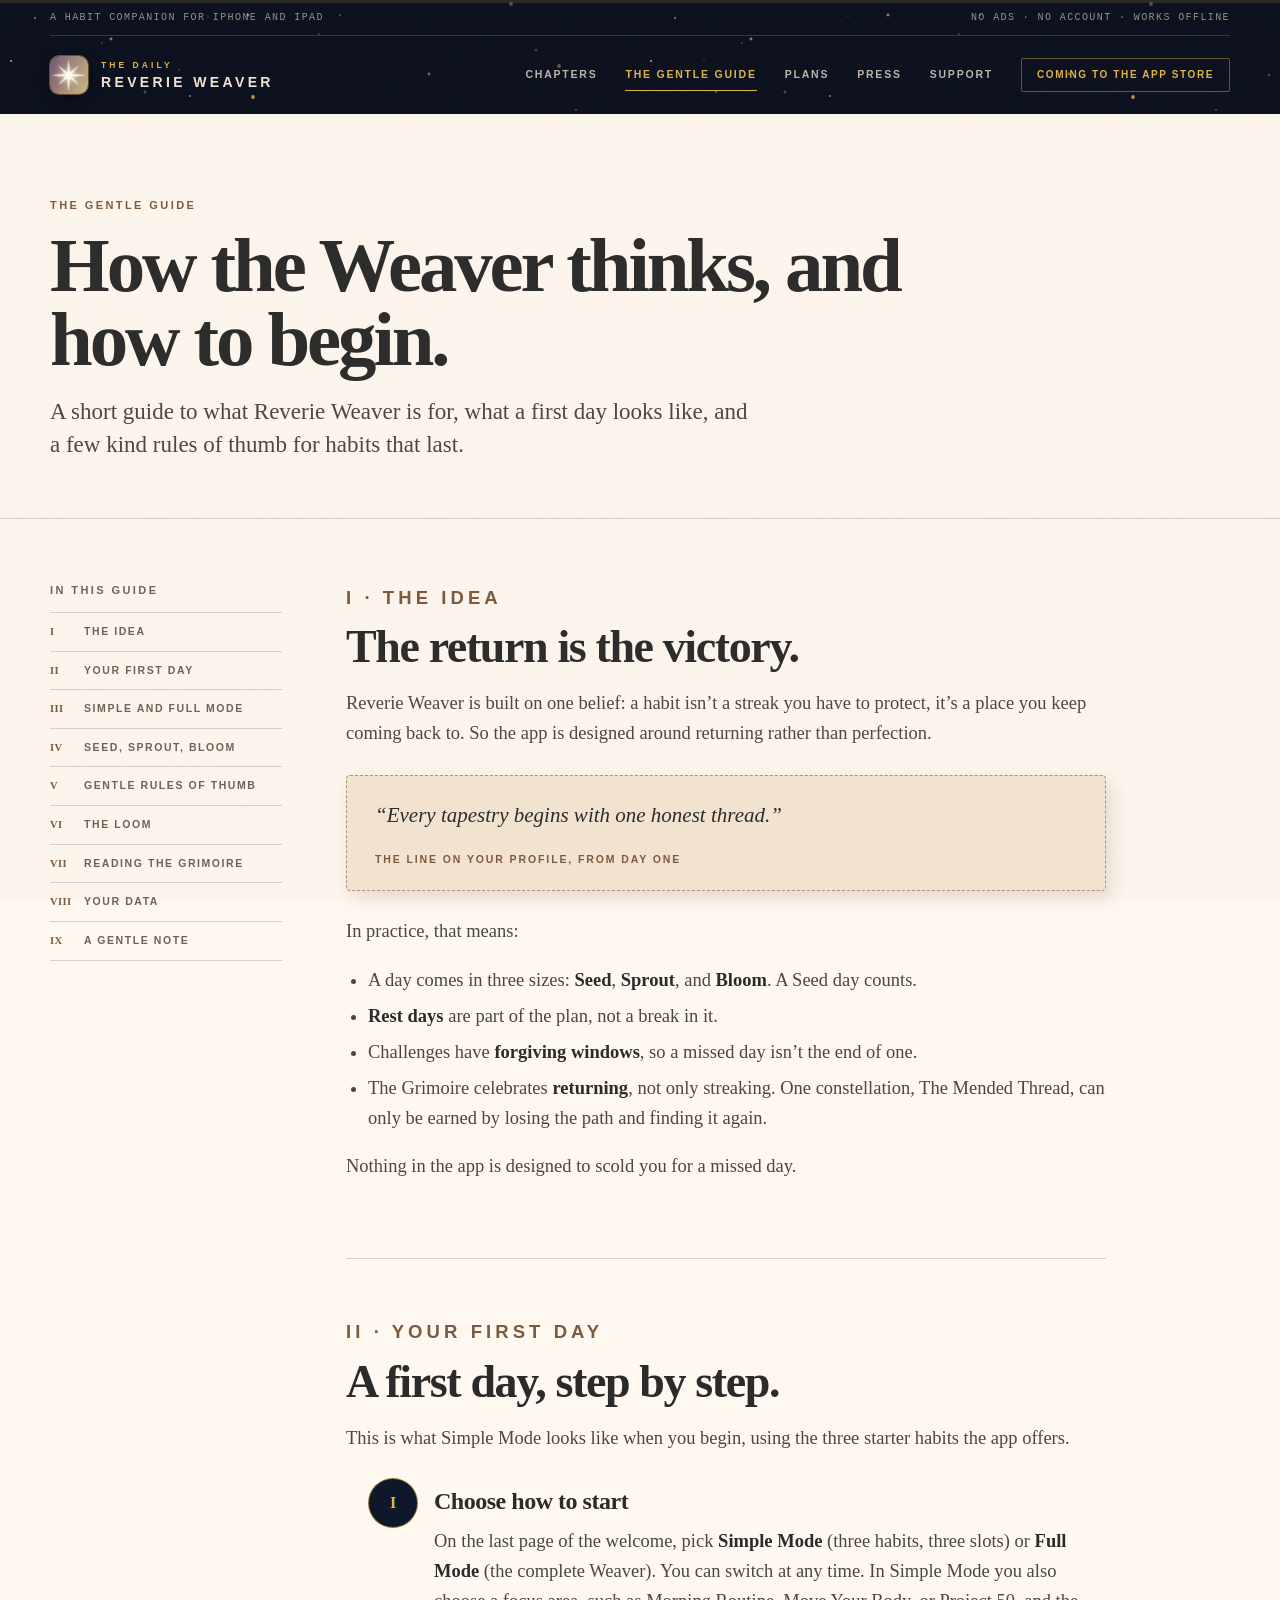
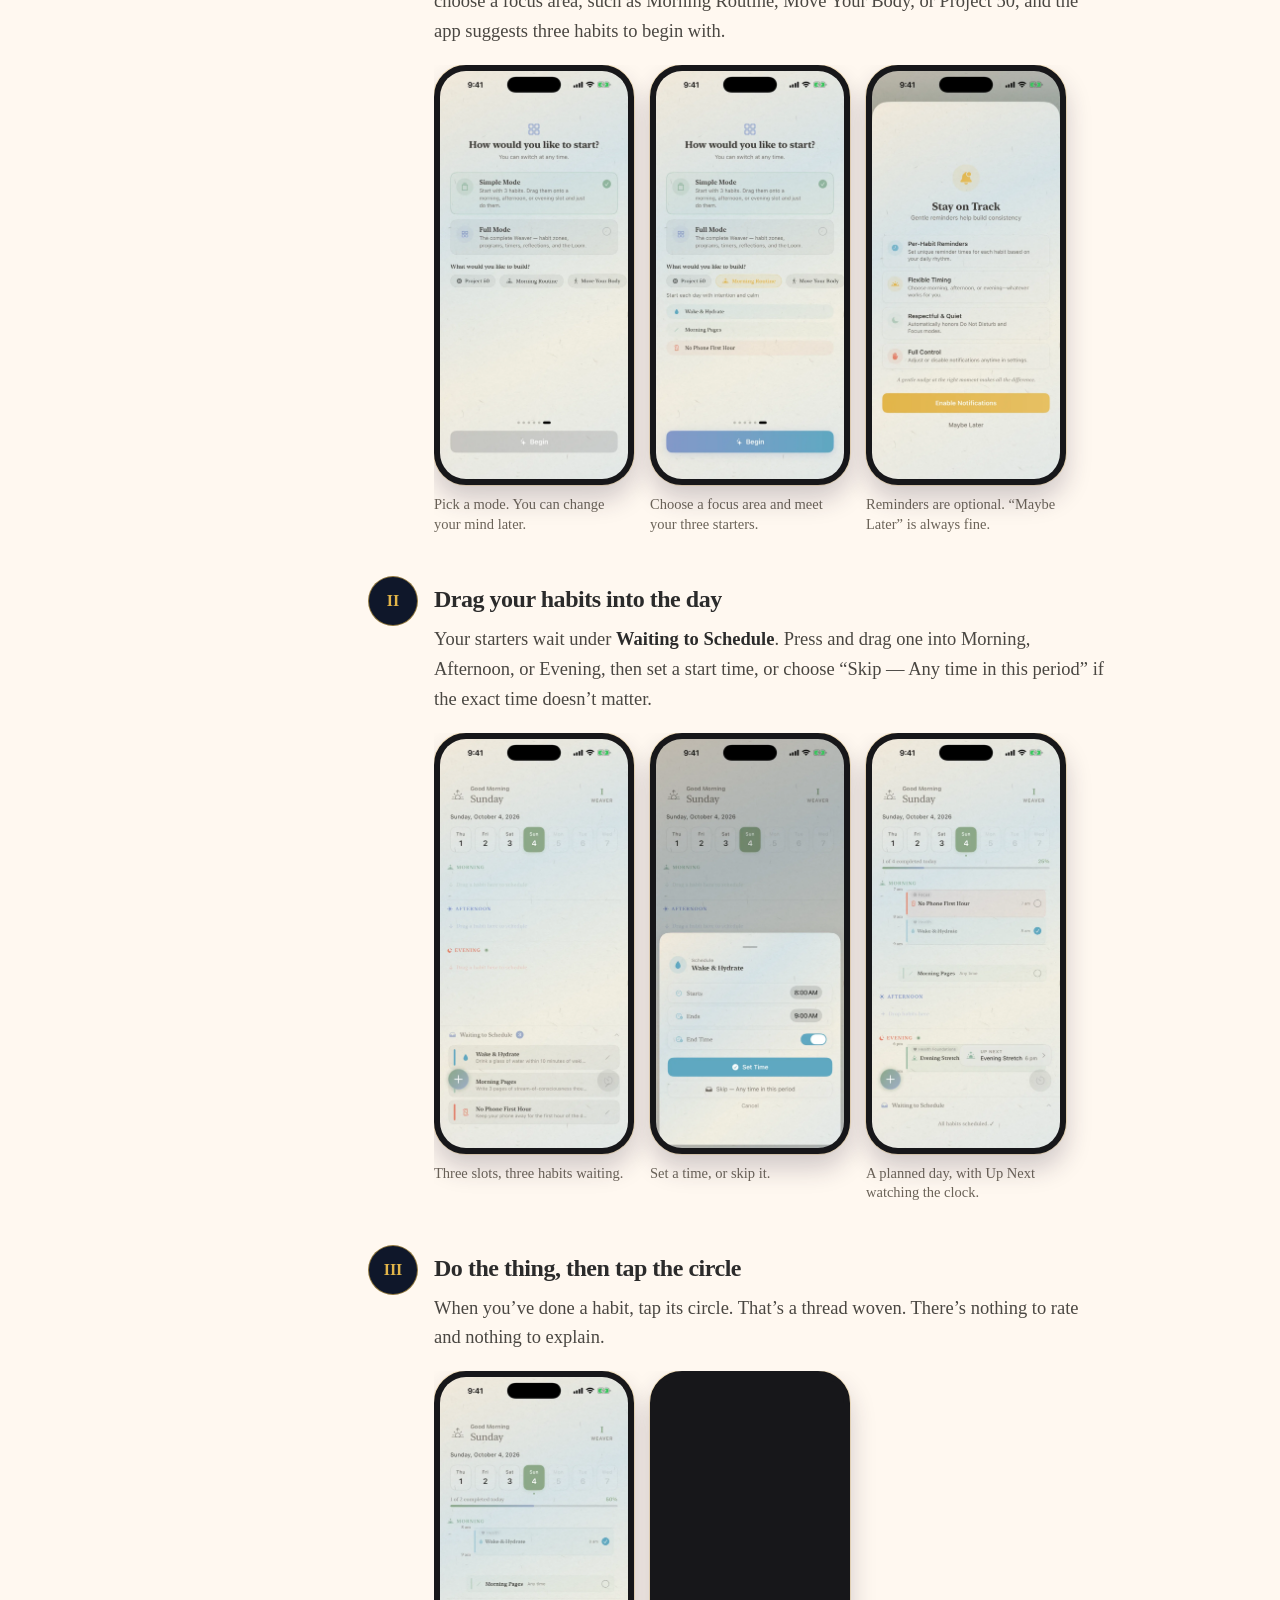
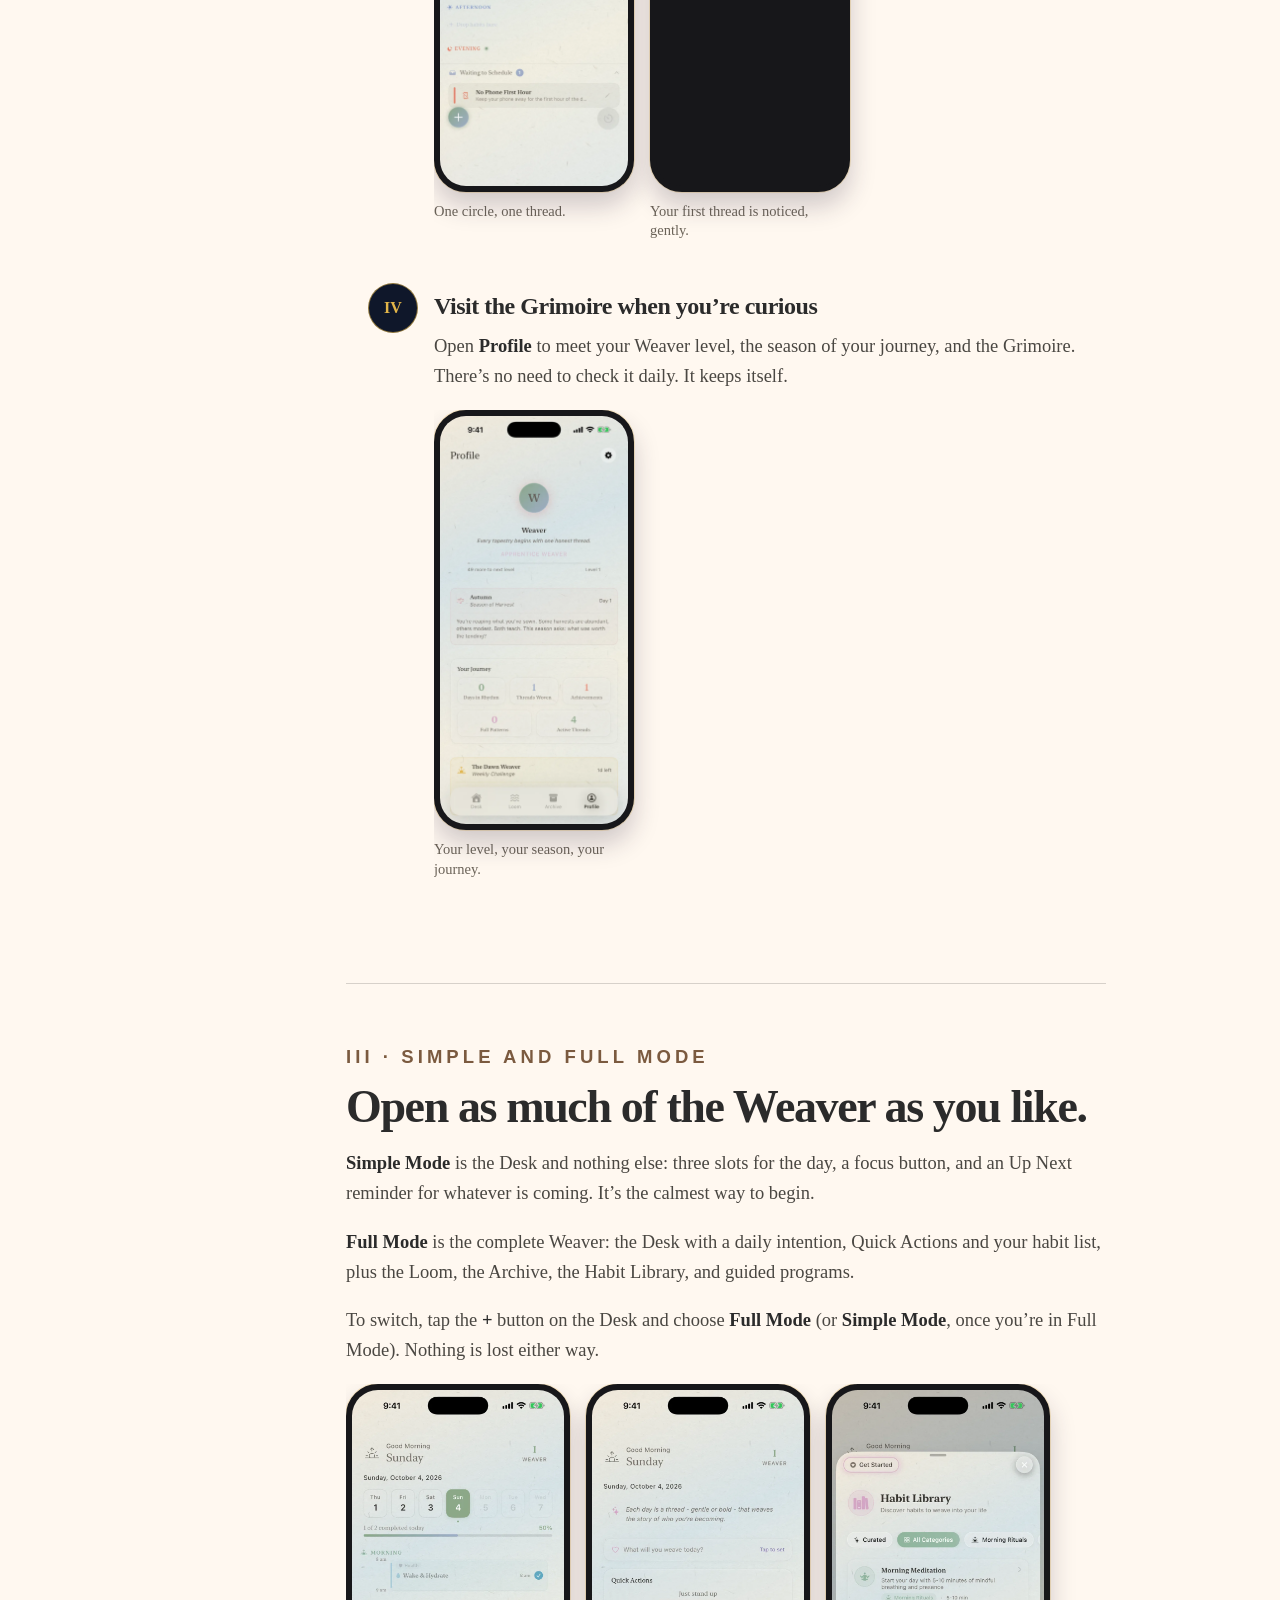
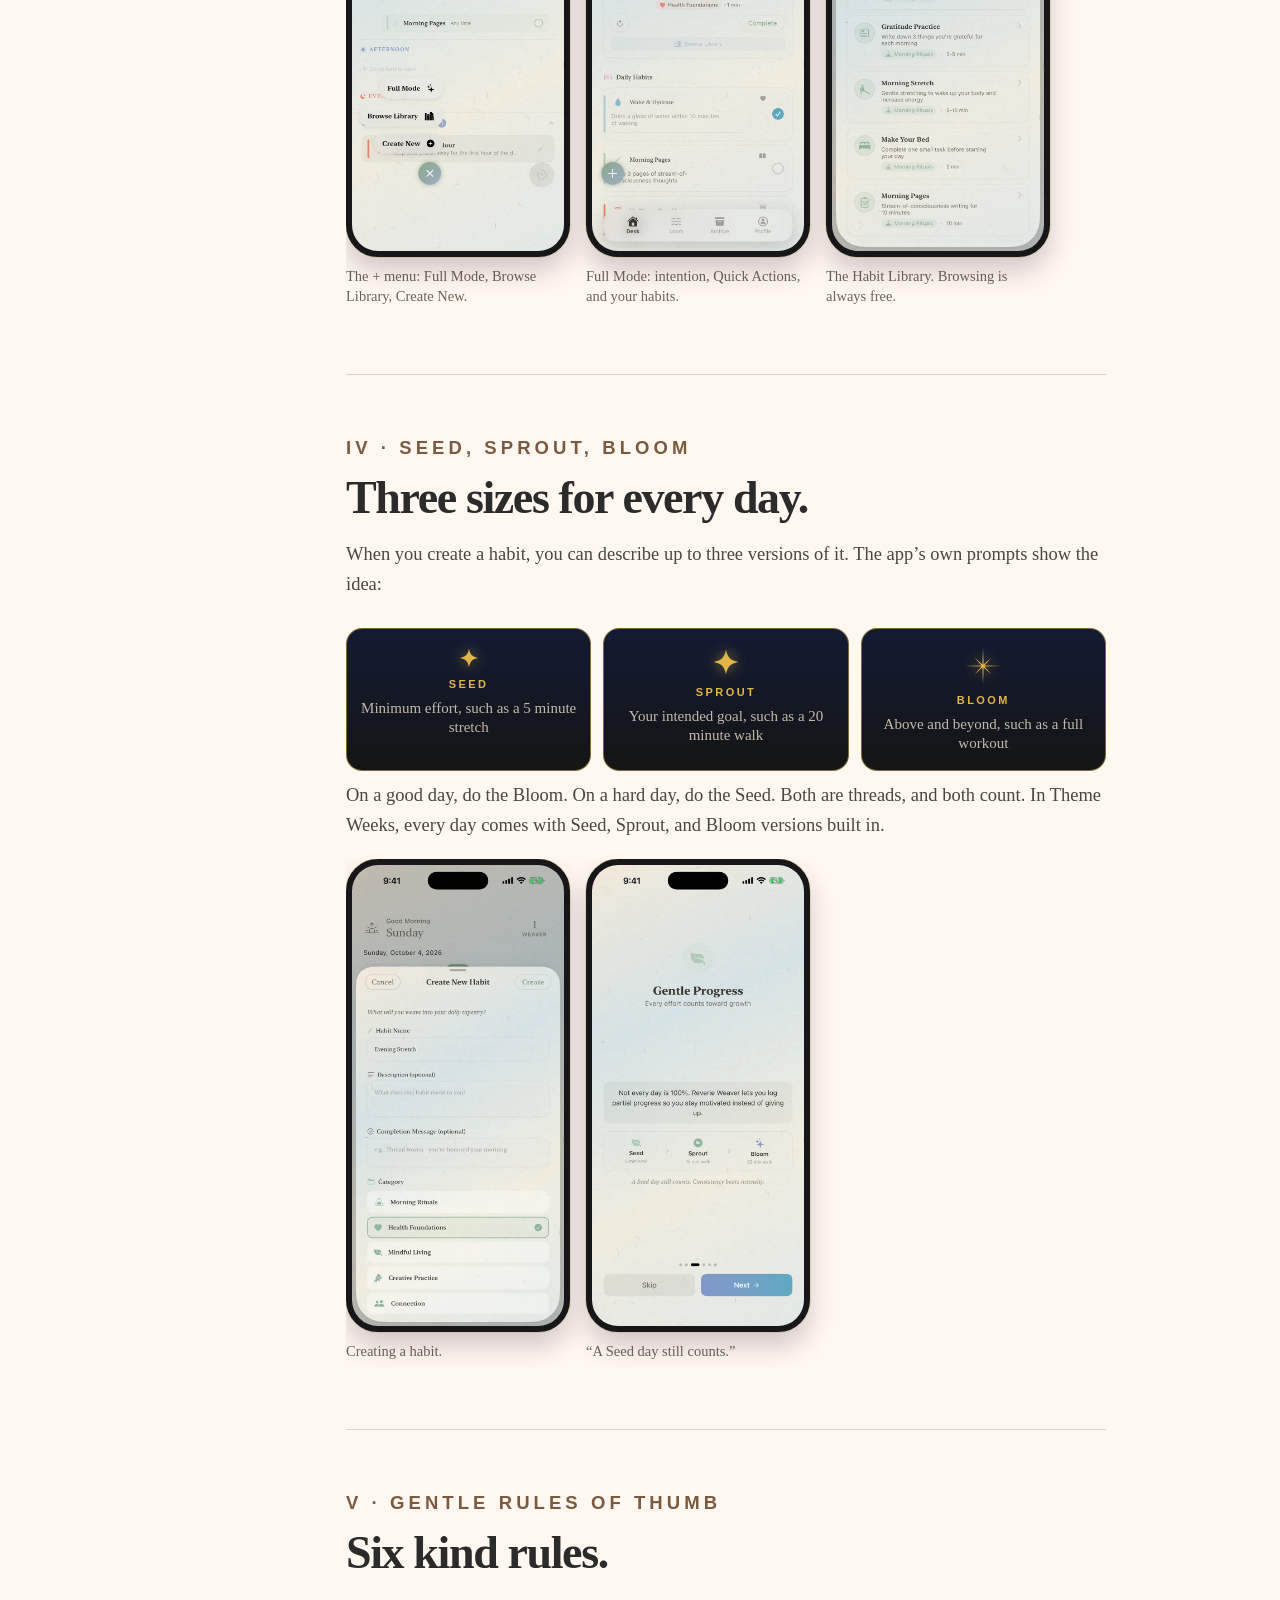
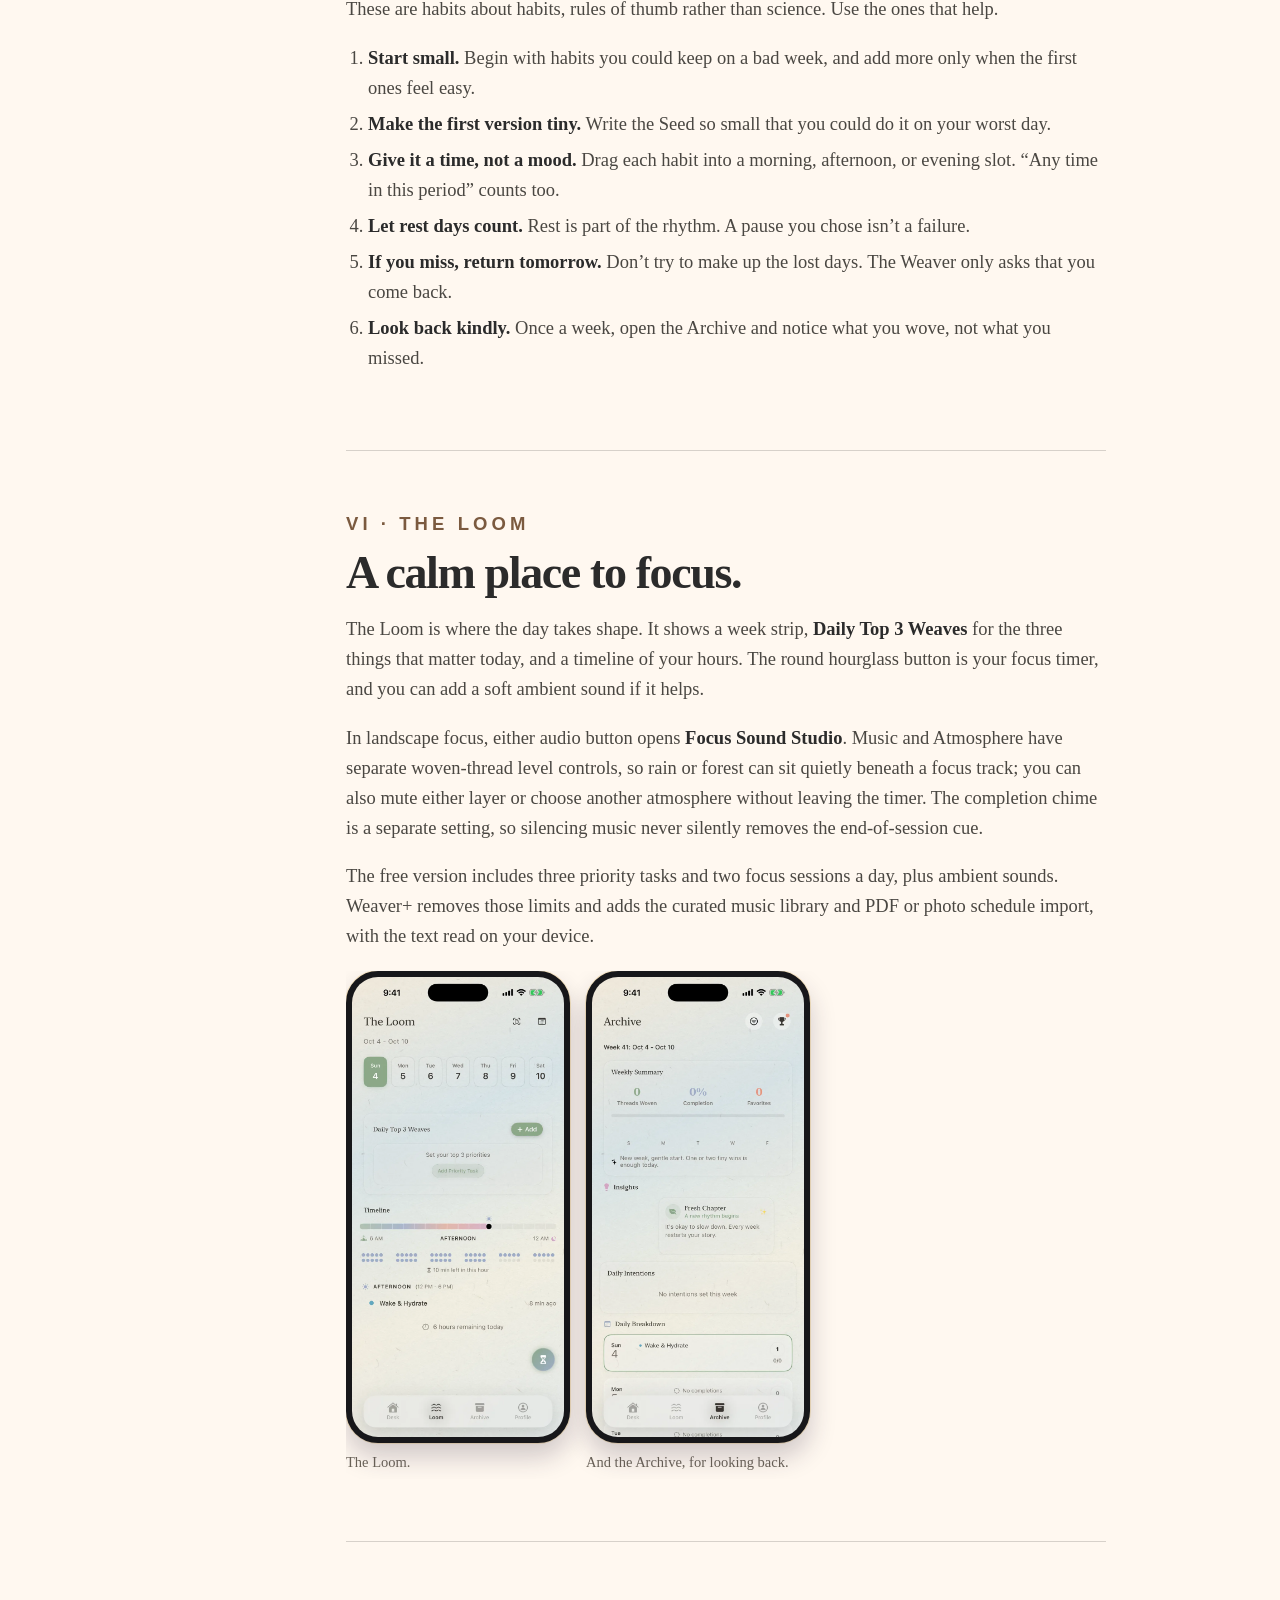
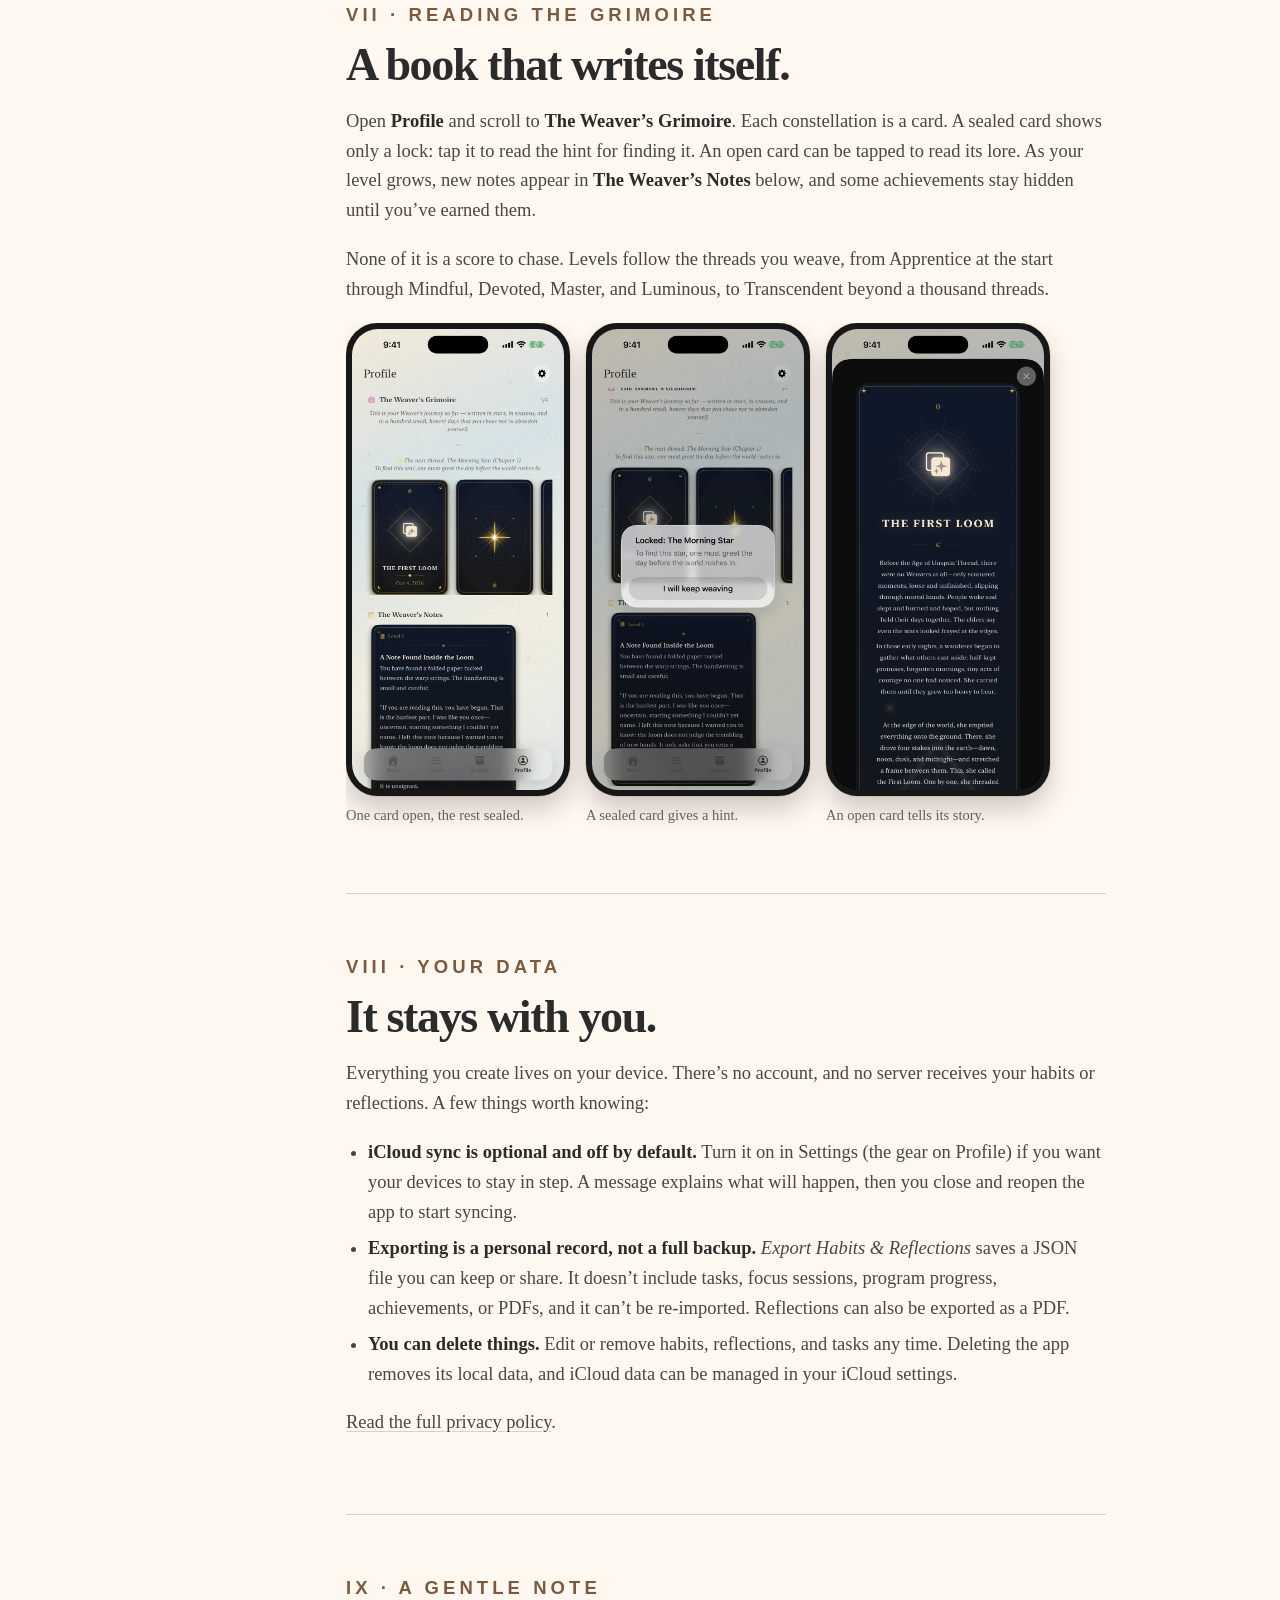
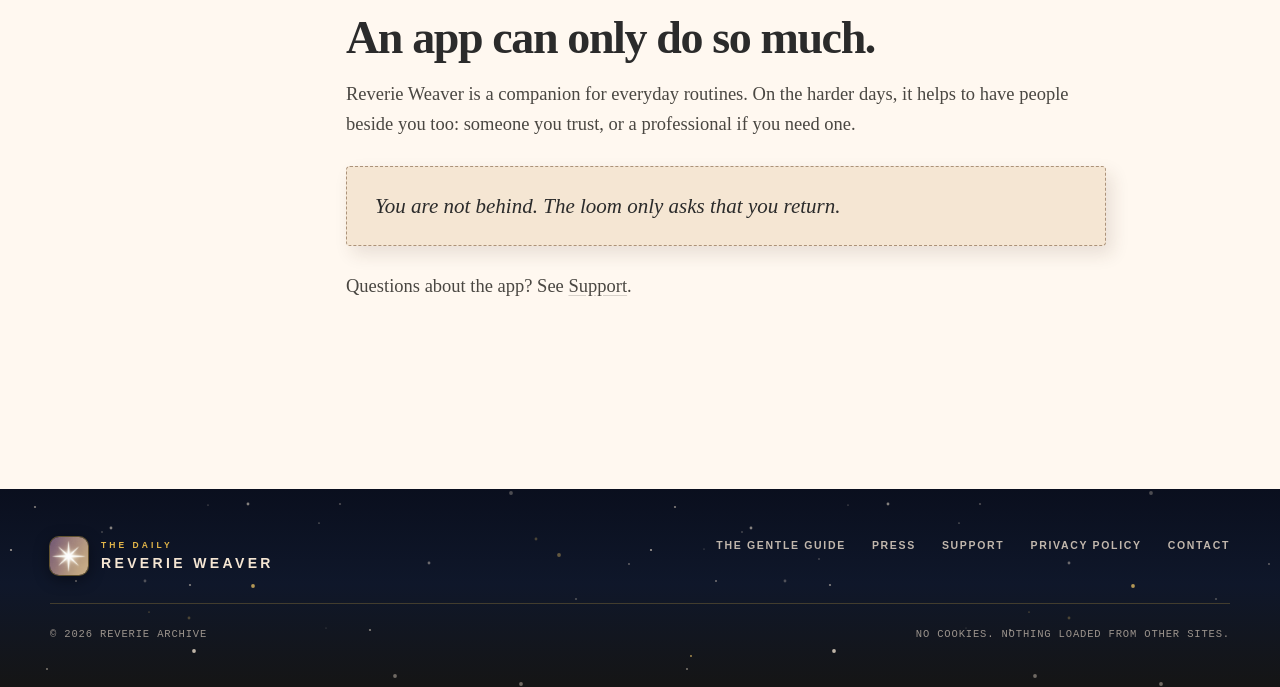
<file: guide.html>
<!doctype html>
<html lang="en">
<head>
<meta charset="utf-8">
<meta name="viewport" content="width=device-width, initial-scale=1">
<title>The Gentle Guide | Reverie Weaver</title>
<meta name="description" content="How Reverie Weaver thinks, what a first day looks like, and a few kind rules of thumb for habits that last.">
<meta name="color-scheme" content="light dark">
<meta name="theme-color" content="#0F172A">
<meta property="og:type" content="website">
<meta property="og:title" content="The Gentle Guide | Reverie Weaver">
<meta property="og:description" content="How Reverie Weaver thinks, what a first day looks like, and a few kind rules of thumb for habits that last.">
<meta property="og:image" content="https://reveriearchive-studio.github.io/reverie-weaver/img/og.jpg">
<meta name="twitter:card" content="summary_large_image">
<link rel="icon" type="image/png" sizes="32x32" href="img/favicon-32.png">
<link rel="apple-touch-icon" href="img/apple-touch-icon.png">
<link rel="stylesheet" href="css/site.css">
<script>document.documentElement.className += ' js';</script>
<script src="js/site.js" defer></script>
</head>
<body>
<a class="skip" href="#main">Skip to the content</a>

<svg width="0" height="0" style="position:absolute" aria-hidden="true" focusable="false">
  <defs>
    <symbol id="i-spark" viewBox="-12 -12 24 24"><path d="M0,-10 C1.2,-3.6 3.6,-1.2 10,0 C3.6,1.2 1.2,3.6 0,10 C-1.2,3.6 -3.6,1.2 -10,0 C-3.6,-1.2 -1.2,-3.6 0,-10Z" fill="currentColor"/></symbol>
    <symbol id="i-compass" viewBox="-104 -104 208 208"><path d="M-3.4,-8.3 L0,-100 L3.4,-8.3 L45.3,-45.3 L8.3,-3.4 L100,0 L8.3,3.4 L45.3,45.3 L3.4,8.3 L0,100 L-3.4,8.3 L-45.3,45.3 L-8.3,3.4 L-100,0 L-8.3,-3.4 L-45.3,-45.3Z" fill="currentColor"/></symbol>
    <symbol id="i-star" viewBox="0 0 24 24"><path d="M12 2.5l2.9 6.1 6.6.8-4.9 4.6 1.3 6.6L12 17.3l-5.9 3.3 1.3-6.6L2.5 9.4l6.6-.8z" fill="currentColor"/></symbol>
    <symbol id="i-moon" viewBox="0 0 24 24"><path d="M16.5 3.4A9 9 0 1 0 20.6 15 7.4 7.4 0 0 1 16.5 3.4z" fill="currentColor"/></symbol>
  </defs>
</svg>

<div class="thread-top" aria-hidden="true"><b></b></div>

<header class="site night">
  <div class="stars" aria-hidden="true"></div>
  <div class="shell">
    <div class="topline"><span>A habit companion for iPhone and iPad</span><span>No ads &middot; No account &middot; Works offline</span></div>
    <nav class="primary" aria-label="Primary">
      <a class="wordmark" href="./"><img src="img/icon-192.png" width="38" height="38" alt=""><span><small>The Daily</small>Reverie Weaver</span></a>
      <div class="nav-links">
        <a href="./#desk">Chapters</a>
        <a href="guide.html" aria-current="page">The Gentle Guide</a>
        <a href="./#plans">Plans</a>
        <a href="press.html">Press</a>
        <a href="support.html">Support</a>
        <span class="nav-cta">Coming to the App Store</span>
      </div>
    </nav>
  </div>
</header>

<main id="main">
  <section class="page-hero">
    <div class="shell">
      <p class="eyebrow">The Gentle Guide</p>
      <h1>How the Weaver thinks, and how to begin.</h1>
      <p class="lede">A short guide to what Reverie Weaver is for, what a first day looks like, and a few kind rules of thumb for habits that last.</p>
    </div>
  </section>

  <div class="shell doc">
    <nav class="toc" aria-label="On this page">
      <span class="kicker">In this guide</span>
      <ol>
        <li><a href="#idea">The idea</a></li>
        <li><a href="#first-day">Your first day</a></li>
        <li><a href="#modes">Simple and Full Mode</a></li>
        <li><a href="#tiers">Seed, Sprout, Bloom</a></li>
        <li><a href="#rules">Gentle rules of thumb</a></li>
        <li><a href="#loom">The Loom</a></li>
        <li><a href="#grimoire">Reading the Grimoire</a></li>
        <li><a href="#data">Your data</a></li>
        <li><a href="#care">A gentle note</a></li>
      </ol>
    </nav>

    <article class="prose">

      <section id="idea">
        <p class="eyebrow">I &middot; The idea</p>
        <h2>The return is the victory.</h2>
        <p>Reverie Weaver is built on one belief: a habit isn&rsquo;t a streak you have to protect, it&rsquo;s a place you keep coming back to. So the app is designed around returning rather than perfection.</p>
        <div class="callout">
          <p>&ldquo;Every tapestry begins with one honest thread.&rdquo;</p>
          <span class="who">The line on your Profile, from day one</span>
        </div>
        <p>In practice, that means:</p>
        <ul>
          <li>A day comes in three sizes: <strong>Seed</strong>, <strong>Sprout</strong>, and <strong>Bloom</strong>. A Seed day counts.</li>
          <li><strong>Rest days</strong> are part of the plan, not a break in it.</li>
          <li>Challenges have <strong>forgiving windows</strong>, so a missed day isn&rsquo;t the end of one.</li>
          <li>The Grimoire celebrates <strong>returning</strong>, not only streaking. One constellation, The Mended Thread, can only be earned by losing the path and finding it again.</li>
        </ul>
        <p>Nothing in the app is designed to scold you for a missed day.</p>
      </section>

      <section id="first-day">
        <p class="eyebrow">II &middot; Your first day</p>
        <h2>A first day, step by step.</h2>
        <p>This is what Simple Mode looks like when you begin, using the three starter habits the app offers.</p>
        <ol class="steps">
          <li>
            <h3>Choose how to start</h3>
            <p>On the last page of the welcome, pick <strong>Simple Mode</strong> (three habits, three slots) or <strong>Full Mode</strong> (the complete Weaver). You can switch at any time. In Simple Mode you also choose a focus area, such as Morning Routine, Move Your Body, or Project 50, and the app suggests three habits to begin with.</p>
            <div class="shots">
              <figure><div class="phone"><img src="img/shots/onb-mode.webp" width="760" height="1651" loading="lazy" decoding="async" alt="The welcome's last page: Simple Mode is chosen, and Full Mode is the other option."></div><figcaption>Pick a mode. You can change your mind later.</figcaption></figure>
              <figure><div class="phone"><img src="img/shots/onb-focus.webp" width="760" height="1651" loading="lazy" decoding="async" alt="A focus area is chosen, and three starter habits are listed: Wake and Hydrate, Morning Pages, and No Phone First Hour."></div><figcaption>Choose a focus area and meet your three starters.</figcaption></figure>
              <figure><div class="phone"><img src="img/shots/onb-reminders.webp" width="760" height="1651" loading="lazy" decoding="async" alt="A gentle prompt about reminders, with Enable Notifications and Maybe Later."></div><figcaption>Reminders are optional. &ldquo;Maybe Later&rdquo; is always fine.</figcaption></figure>
            </div>
          </li>
          <li>
            <h3>Drag your habits into the day</h3>
            <p>Your starters wait under <strong>Waiting to Schedule</strong>. Press and drag one into Morning, Afternoon, or Evening, then set a start time, or choose &ldquo;Skip &mdash; Any time in this period&rdquo; if the exact time doesn&rsquo;t matter.</p>
            <div class="shots">
              <figure><div class="phone"><img src="img/shots/desk-simple-start.webp" width="760" height="1651" loading="lazy" decoding="async" alt="The Simple Mode Desk with empty morning, afternoon, and evening slots and three habits waiting to be scheduled."></div><figcaption>Three slots, three habits waiting.</figcaption></figure>
              <figure><div class="phone"><img src="img/shots/desk-simple-time.webp" width="760" height="1651" loading="lazy" decoding="async" alt="The Schedule sheet for Wake and Hydrate, with start and end times and a Set Time button."></div><figcaption>Set a time, or skip it.</figcaption></figure>
              <figure><div class="phone"><img src="img/shots/hero-desk.webp" width="760" height="1651" loading="lazy" decoding="async" alt="A planned day: morning and evening habits placed, one checked off, and an Up Next reminder."></div><figcaption>A planned day, with Up Next watching the clock.</figcaption></figure>
            </div>
          </li>
          <li>
            <h3>Do the thing, then tap the circle</h3>
            <p>When you&rsquo;ve done a habit, tap its circle. That&rsquo;s a thread woven. There&rsquo;s nothing to rate and nothing to explain.</p>
            <div class="shots">
              <figure><div class="phone"><img src="img/shots/desk-simple-done.webp" width="760" height="1651" loading="lazy" decoding="async" alt="Wake and Hydrate checked off, with the day's progress at 50 percent."></div><figcaption>One circle, one thread.</figcaption></figure>
              <figure><div class="phone"><img src="img/shots/celebration.webp" width="760" height="1651" loading="lazy" decoding="async" alt="A quiet celebration that reads Threads Revealed, First Thread, You've woven a new thread into your tapestry."></div><figcaption>Your first thread is noticed, gently.</figcaption></figure>
            </div>
          </li>
          <li>
            <h3>Visit the Grimoire when you&rsquo;re curious</h3>
            <p>Open <strong>Profile</strong> to meet your Weaver level, the season of your journey, and the Grimoire. There&rsquo;s no need to check it daily. It keeps itself.</p>
            <div class="shots">
              <figure><div class="phone"><img src="img/shots/profile.webp" width="760" height="1651" loading="lazy" decoding="async" alt="The Profile screen: Apprentice Weaver, the season of the journey, and journey statistics."></div><figcaption>Your level, your season, your journey.</figcaption></figure>
            </div>
          </li>
        </ol>
      </section>

      <section id="modes">
        <p class="eyebrow">III &middot; Simple and Full Mode</p>
        <h2>Open as much of the Weaver as you like.</h2>
        <p><strong>Simple Mode</strong> is the Desk and nothing else: three slots for the day, a focus button, and an Up Next reminder for whatever is coming. It&rsquo;s the calmest way to begin.</p>
        <p><strong>Full Mode</strong> is the complete Weaver: the Desk with a daily intention, Quick Actions and your habit list, plus the Loom, the Archive, the Habit Library, and guided programs.</p>
        <p>To switch, tap the <strong>+</strong> button on the Desk and choose <strong>Full Mode</strong> (or <strong>Simple Mode</strong>, once you&rsquo;re in Full Mode). Nothing is lost either way.</p>
        <div class="shots">
          <figure><div class="phone"><img src="img/shots/desk-simple-menu.webp" width="760" height="1651" loading="lazy" decoding="async" alt="The plus button opened on the Simple Mode Desk, showing Full Mode, Browse Library, and Create New."></div><figcaption>The + menu: Full Mode, Browse Library, Create New.</figcaption></figure>
          <figure><div class="phone"><img src="img/shots/desk-full.webp" width="760" height="1651" loading="lazy" decoding="async" alt="Full Mode: a daily intention prompt, a Quick Action, and the Daily Habits list."></div><figcaption>Full Mode: intention, Quick Actions, and your habits.</figcaption></figure>
          <figure><div class="phone"><img src="img/shots/library.webp" width="760" height="1651" loading="lazy" decoding="async" alt="The Habit Library, with categories across the top and habits such as Morning Meditation and Gratitude Practice."></div><figcaption>The Habit Library. Browsing is always free.</figcaption></figure>
        </div>
      </section>

      <section id="tiers">
        <p class="eyebrow">IV &middot; Seed, Sprout, Bloom</p>
        <h2>Three sizes for every day.</h2>
        <p>When you create a habit, you can describe up to three versions of it. The app&rsquo;s own prompts show the idea:</p>
        <div class="tiers flat" role="list" aria-label="The three versions of a habit">
          <div class="tier" role="listitem"><svg width="22" height="22" aria-hidden="true" focusable="false"><use href="#i-spark"/></svg><b>Seed</b><span>Minimum effort, such as a 5 minute stretch</span></div>
          <div class="tier" role="listitem"><svg width="30" height="30" aria-hidden="true" focusable="false"><use href="#i-spark"/></svg><b>Sprout</b><span>Your intended goal, such as a 20 minute walk</span></div>
          <div class="tier" role="listitem"><svg width="38" height="38" aria-hidden="true" focusable="false"><use href="#i-compass"/></svg><b>Bloom</b><span>Above and beyond, such as a full workout</span></div>
        </div>
        <p>On a good day, do the Bloom. On a hard day, do the Seed. Both are threads, and both count. In Theme Weeks, every day comes with Seed, Sprout, and Bloom versions built in.</p>
        <div class="shots">
          <figure><div class="phone"><img src="img/shots/create-habit.webp" width="760" height="1651" loading="lazy" decoding="async" alt="The Create New Habit sheet, with a name, description, and category."></div><figcaption>Creating a habit.</figcaption></figure>
          <figure><div class="phone"><img src="img/shots/onb-progress.webp" width="760" height="1651" loading="lazy" decoding="async" alt="Gentle Progress: Seed, Sprout, and Bloom, with the note that a Seed day still counts."></div><figcaption>&ldquo;A Seed day still counts.&rdquo;</figcaption></figure>
        </div>
      </section>

      <section id="rules">
        <p class="eyebrow">V &middot; Gentle rules of thumb</p>
        <h2>Six kind rules.</h2>
        <p>These are habits about habits, rules of thumb rather than science. Use the ones that help.</p>
        <ol>
          <li><strong>Start small.</strong> Begin with habits you could keep on a bad week, and add more only when the first ones feel easy.</li>
          <li><strong>Make the first version tiny.</strong> Write the Seed so small that you could do it on your worst day.</li>
          <li><strong>Give it a time, not a mood.</strong> Drag each habit into a morning, afternoon, or evening slot. &ldquo;Any time in this period&rdquo; counts too.</li>
          <li><strong>Let rest days count.</strong> Rest is part of the rhythm. A pause you chose isn&rsquo;t a failure.</li>
          <li><strong>If you miss, return tomorrow.</strong> Don&rsquo;t try to make up the lost days. The Weaver only asks that you come back.</li>
          <li><strong>Look back kindly.</strong> Once a week, open the Archive and notice what you wove, not what you missed.</li>
        </ol>
      </section>

      <section id="loom">
        <p class="eyebrow">VI &middot; The Loom</p>
        <h2>A calm place to focus.</h2>
        <p>The Loom is where the day takes shape. It shows a week strip, <strong>Daily Top 3 Weaves</strong> for the three things that matter today, and a timeline of your hours. The round hourglass button is your focus timer, and you can add a soft ambient sound if it helps.</p>
        <p>In landscape focus, either audio button opens <strong>Focus Sound Studio</strong>. Music and Atmosphere have separate woven-thread level controls, so rain or forest can sit quietly beneath a focus track; you can also mute either layer or choose another atmosphere without leaving the timer. The completion chime is a separate setting, so silencing music never silently removes the end-of-session cue.</p>
        <p>The free version includes three priority tasks and two focus sessions a day, plus ambient sounds. Weaver+ removes those limits and adds the curated music library and PDF or photo schedule import, with the text read on your device.</p>
        <div class="shots">
          <figure><div class="phone"><img src="img/shots/loom.webp" width="760" height="1651" loading="lazy" decoding="async" alt="The Loom: the week strip, Daily Top 3 Weaves, a timeline of the day, and the focus timer button."></div><figcaption>The Loom.</figcaption></figure>
          <figure><div class="phone"><img src="img/shots/archive.webp" width="760" height="1651" loading="lazy" decoding="async" alt="The Archive: the weekly summary and a gentle insight."></div><figcaption>And the Archive, for looking back.</figcaption></figure>
        </div>
      </section>

      <section id="grimoire">
        <p class="eyebrow">VII &middot; Reading the Grimoire</p>
        <h2>A book that writes itself.</h2>
        <p>Open <strong>Profile</strong> and scroll to <strong>The Weaver&rsquo;s Grimoire</strong>. Each constellation is a card. A sealed card shows only a lock: tap it to read the hint for finding it. An open card can be tapped to read its lore. As your level grows, new notes appear in <strong>The Weaver&rsquo;s Notes</strong> below, and some achievements stay hidden until you&rsquo;ve earned them.</p>
        <p>None of it is a score to chase. Levels follow the threads you weave, from Apprentice at the start through Mindful, Devoted, Master, and Luminous, to Transcendent beyond a thousand threads.</p>
        <div class="shots">
          <figure><div class="phone"><img src="img/shots/grimoire.webp" width="760" height="1651" loading="lazy" decoding="async" alt="The Weaver's Grimoire: one open card, The First Loom, and sealed cards beside it."></div><figcaption>One card open, the rest sealed.</figcaption></figure>
          <figure><div class="phone"><img src="img/shots/grimoire-hint.webp" width="760" height="1651" loading="lazy" decoding="async" alt="A sealed card's hint: Locked, The Morning Star. To find this star, one must greet the day before the world rushes in."></div><figcaption>A sealed card gives a hint.</figcaption></figure>
          <figure><div class="phone"><img src="img/shots/grimoire-lore.webp" width="760" height="1651" loading="lazy" decoding="async" alt="The First Loom opened to read its lore."></div><figcaption>An open card tells its story.</figcaption></figure>
        </div>
      </section>

      <section id="data">
        <p class="eyebrow">VIII &middot; Your data</p>
        <h2>It stays with you.</h2>
        <p>Everything you create lives on your device. There&rsquo;s no account, and no server receives your habits or reflections. A few things worth knowing:</p>
        <ul>
          <li><strong>iCloud sync is optional and off by default.</strong> Turn it on in Settings (the gear on Profile) if you want your devices to stay in step. A message explains what will happen, then you close and reopen the app to start syncing.</li>
          <li><strong>Exporting is a personal record, not a full backup.</strong> <em>Export Habits &amp; Reflections</em> saves a JSON file you can keep or share. It doesn&rsquo;t include tasks, focus sessions, program progress, achievements, or PDFs, and it can&rsquo;t be re-imported. Reflections can also be exported as a PDF.</li>
          <li><strong>You can delete things.</strong> Edit or remove habits, reflections, and tasks any time. Deleting the app removes its local data, and iCloud data can be managed in your iCloud settings.</li>
        </ul>
        <p><a href="privacy.html">Read the full privacy policy</a>.</p>
      </section>

      <section id="care">
        <p class="eyebrow">IX &middot; A gentle note</p>
        <h2>An app can only do so much.</h2>
        <p>Reverie Weaver is a companion for everyday routines. On the harder days, it helps to have people beside you too: someone you trust, or a professional if you need one.</p>
        <div class="callout">
          <p>You are not behind. The loom only asks that you return.</p>
        </div>
        <p>Questions about the app? See <a href="support.html">Support</a>.</p>
      </section>

    </article>
  </div>
</main>

<footer class="site night">
  <div class="stars" aria-hidden="true"></div>
  <div class="shell">
    <div class="footer-top">
      <div>
        <a class="wordmark" href="./"><img src="img/icon-192.png" width="38" height="38" alt=""><span><small>The Daily</small>Reverie Weaver</span></a>
      </div>
      <nav class="footer-links" aria-label="Footer">
        <a href="guide.html">The Gentle Guide</a>
        <a href="press.html">Press</a>
        <a href="support.html">Support</a>
        <a href="privacy.html">Privacy policy</a>
        <a href="mailto:reveriearchive.studio@gmail.com">Contact</a>
      </nav>
    </div>
    <div class="footer-base">
      <span>&copy; <span data-year>2026</span> Reverie Archive</span>
      <span>No cookies. Nothing loaded from other sites.</span>
    </div>
  </div>
</footer>
</body>
</html>
</file>
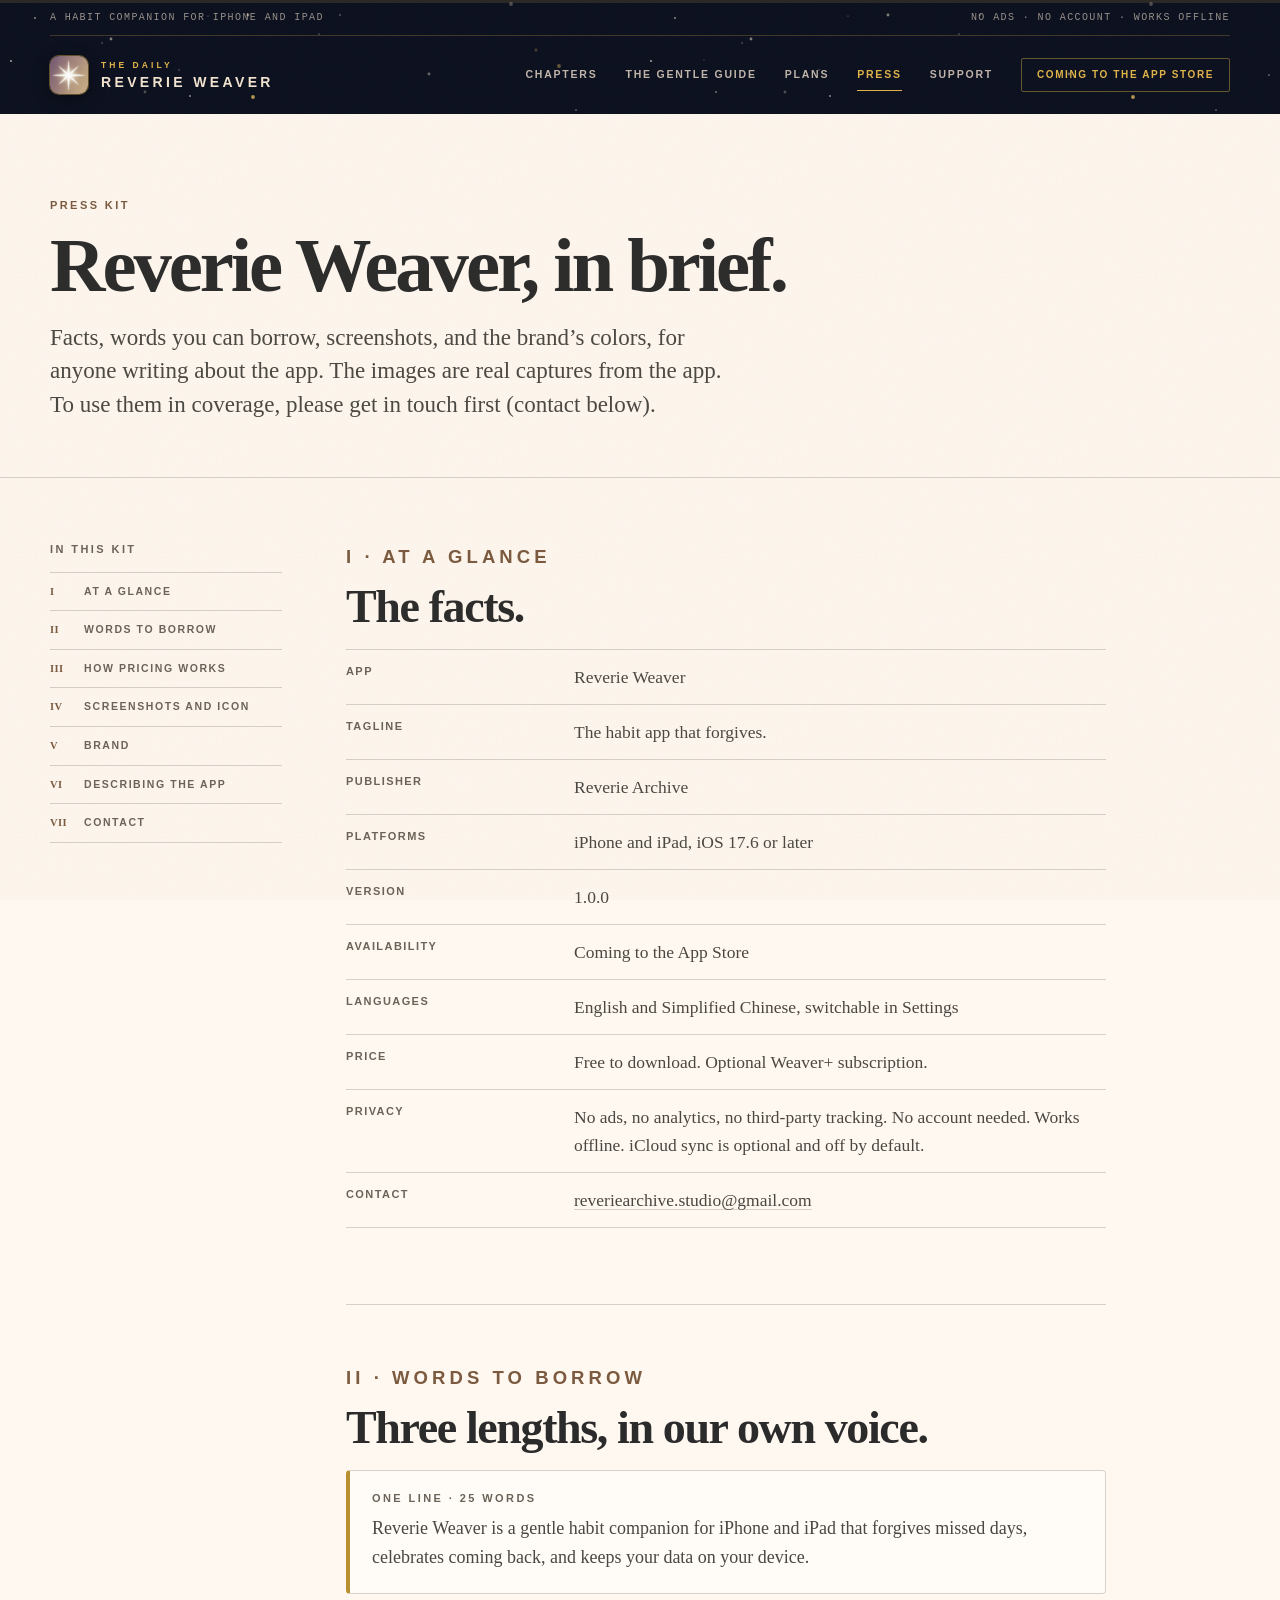
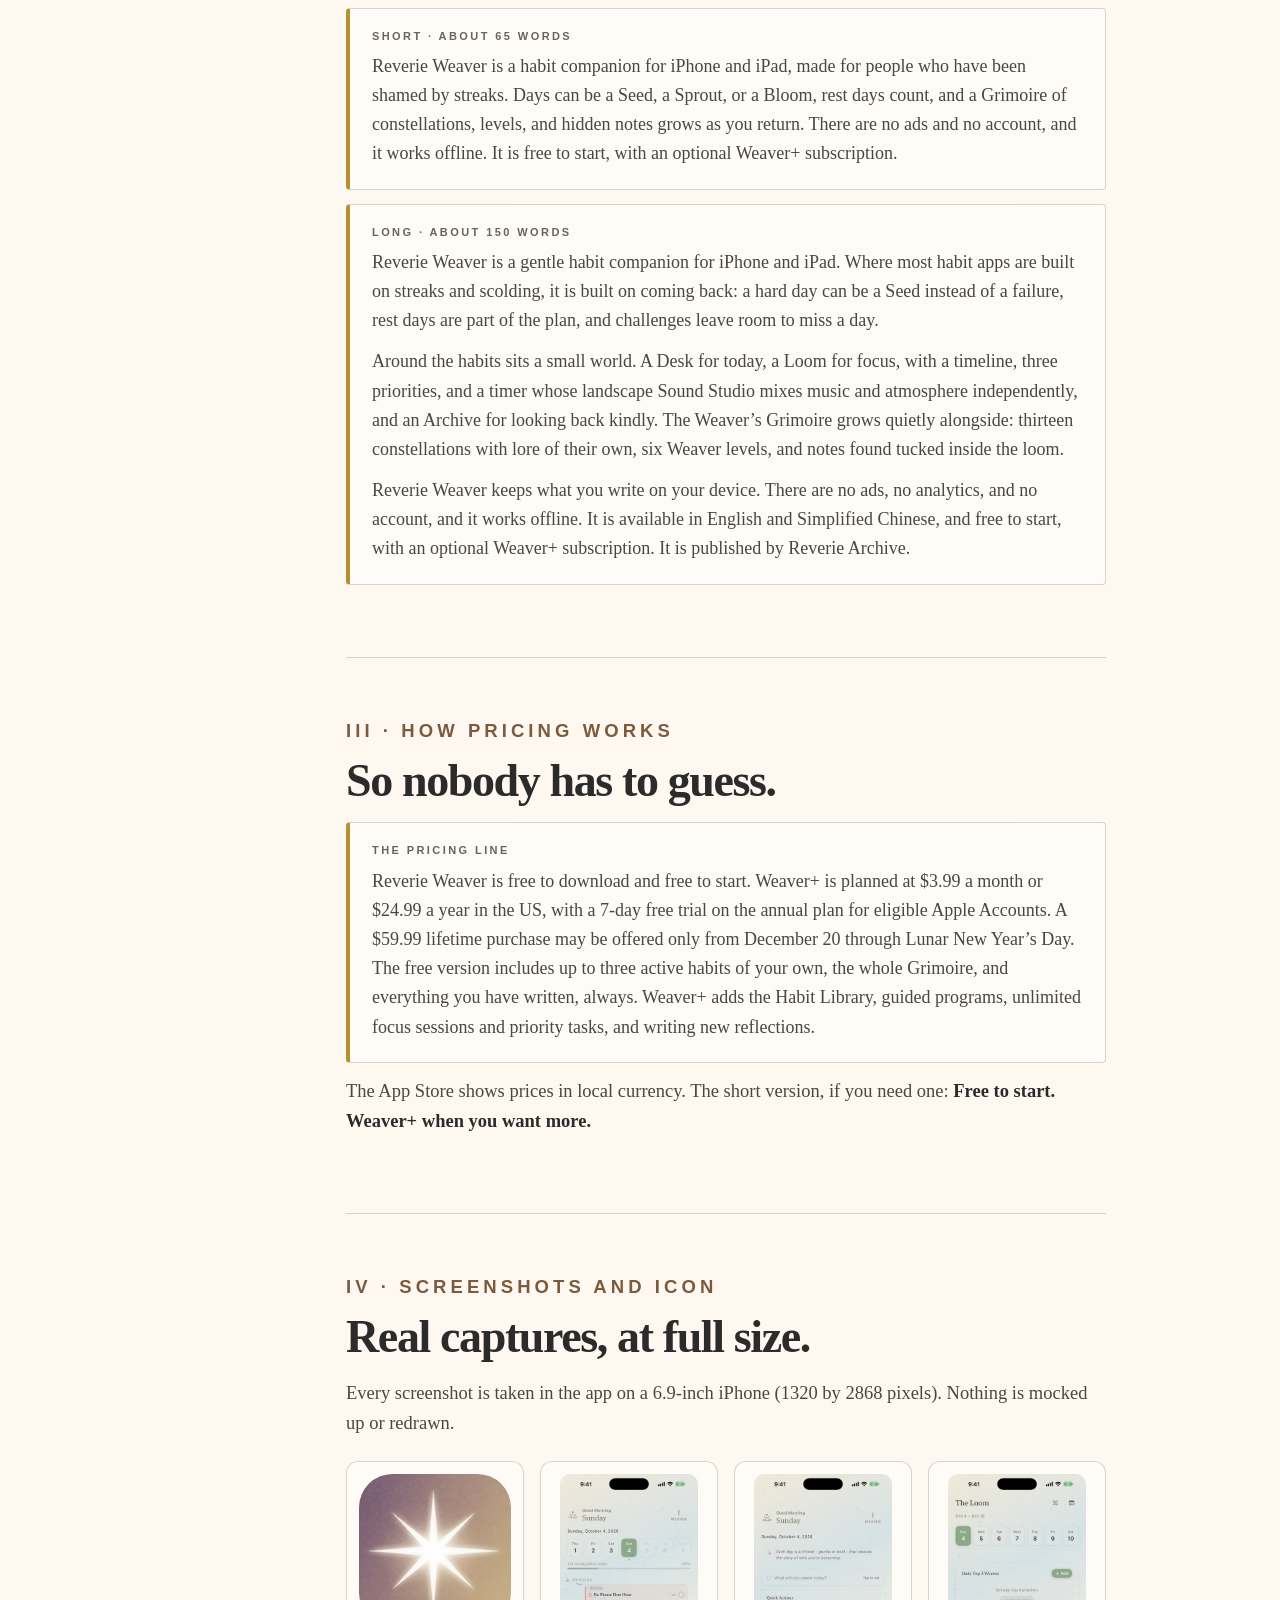
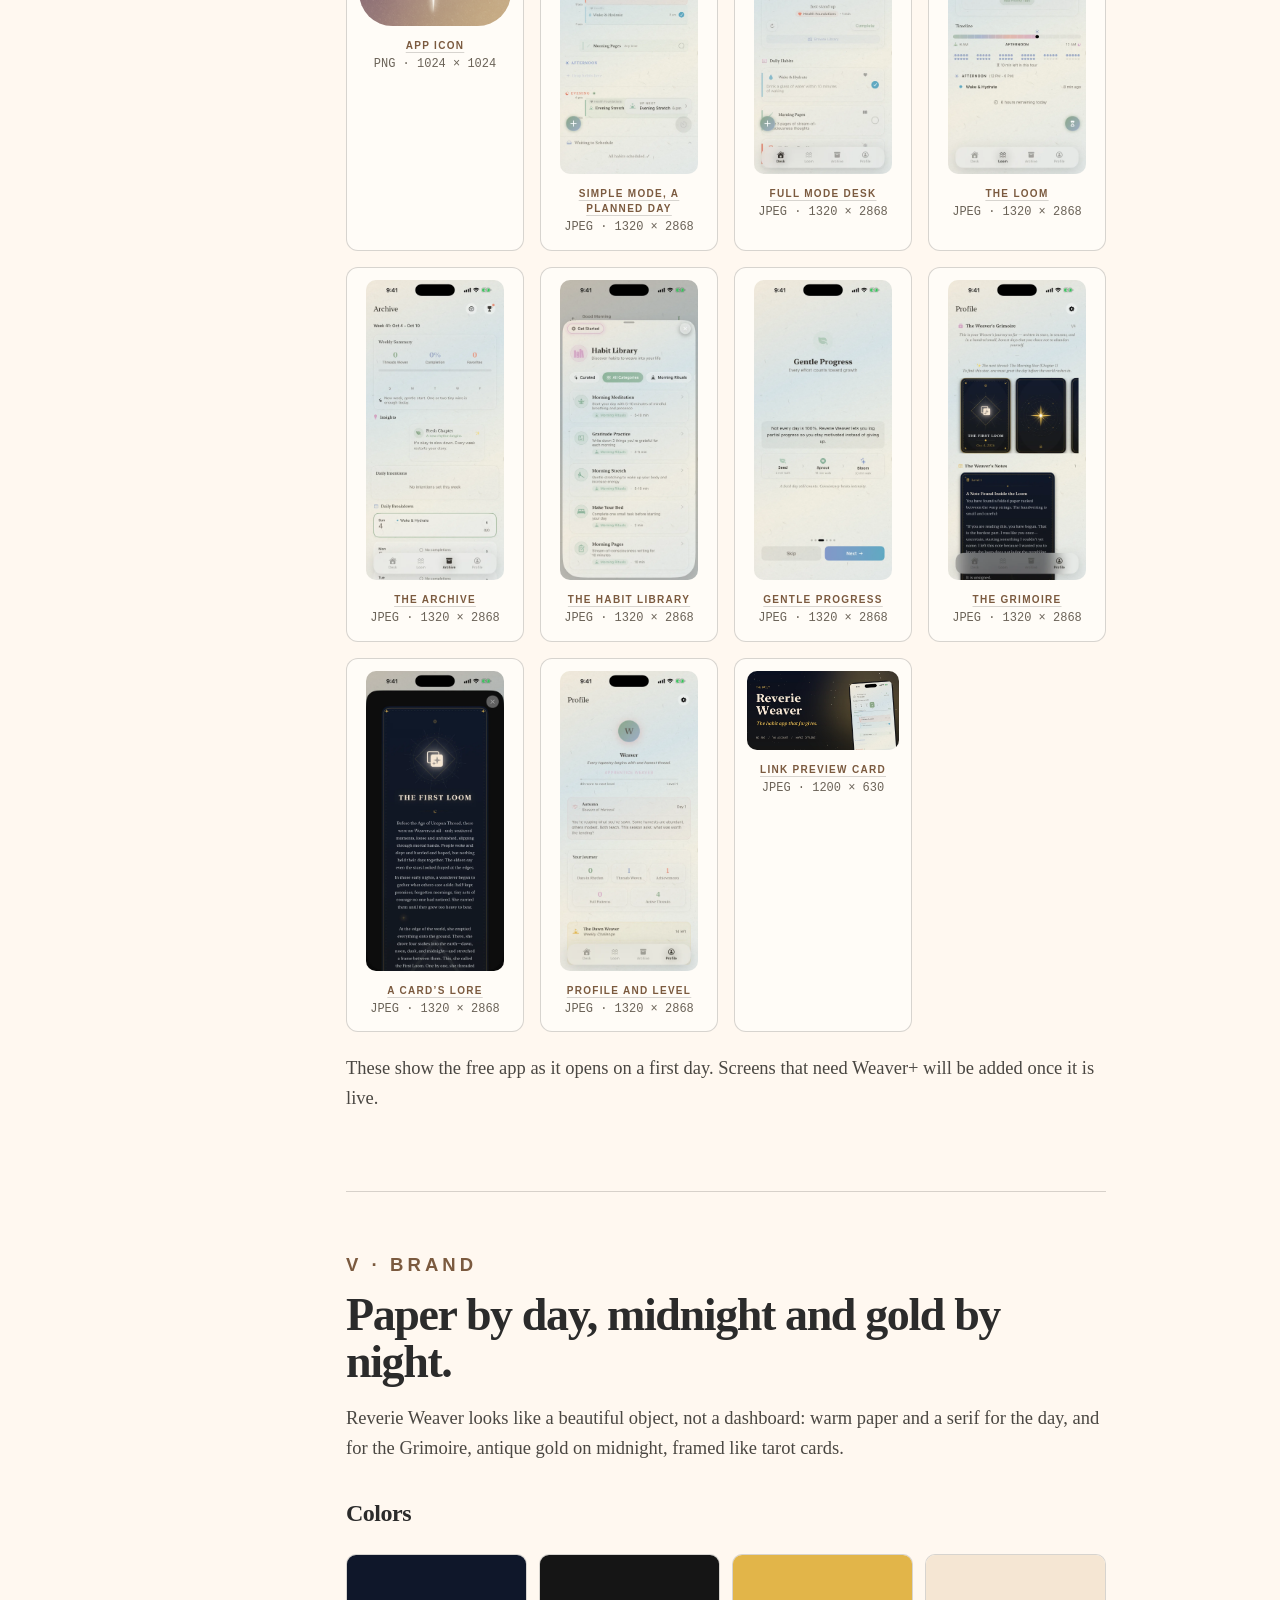
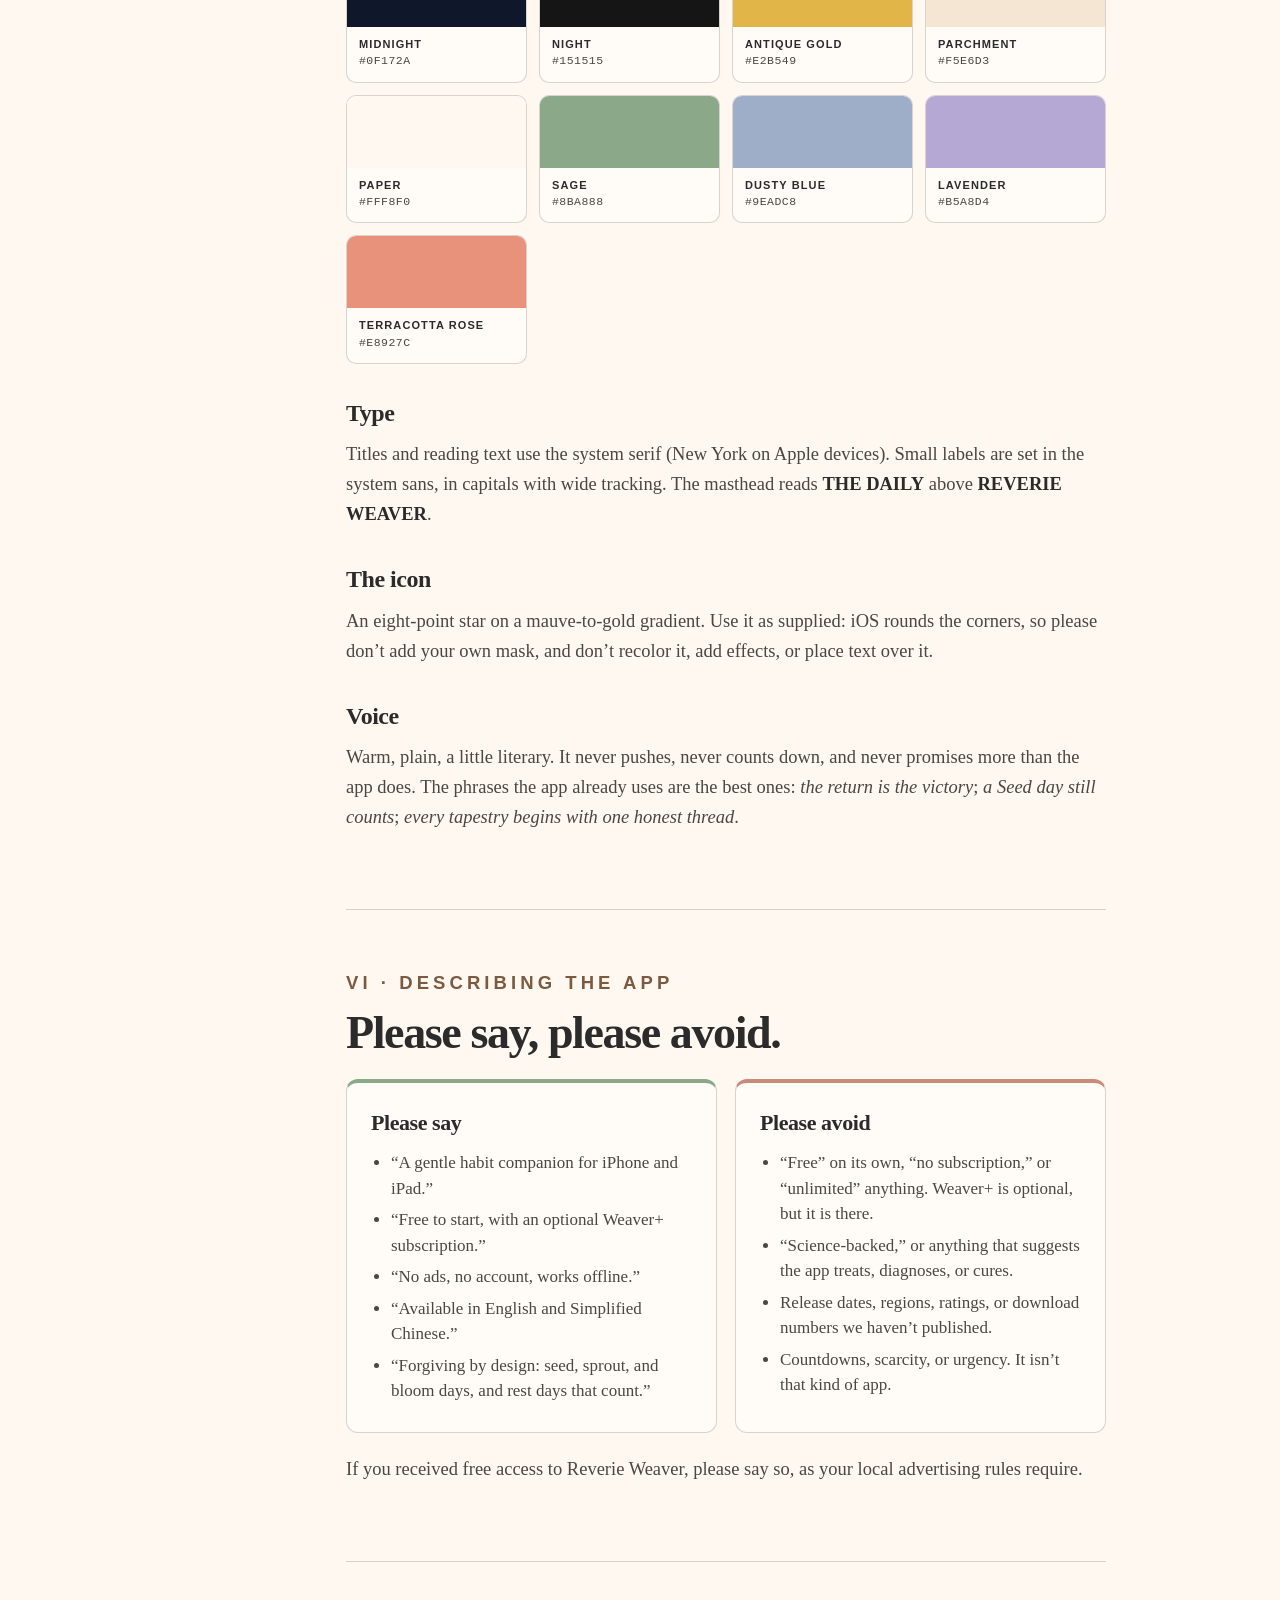
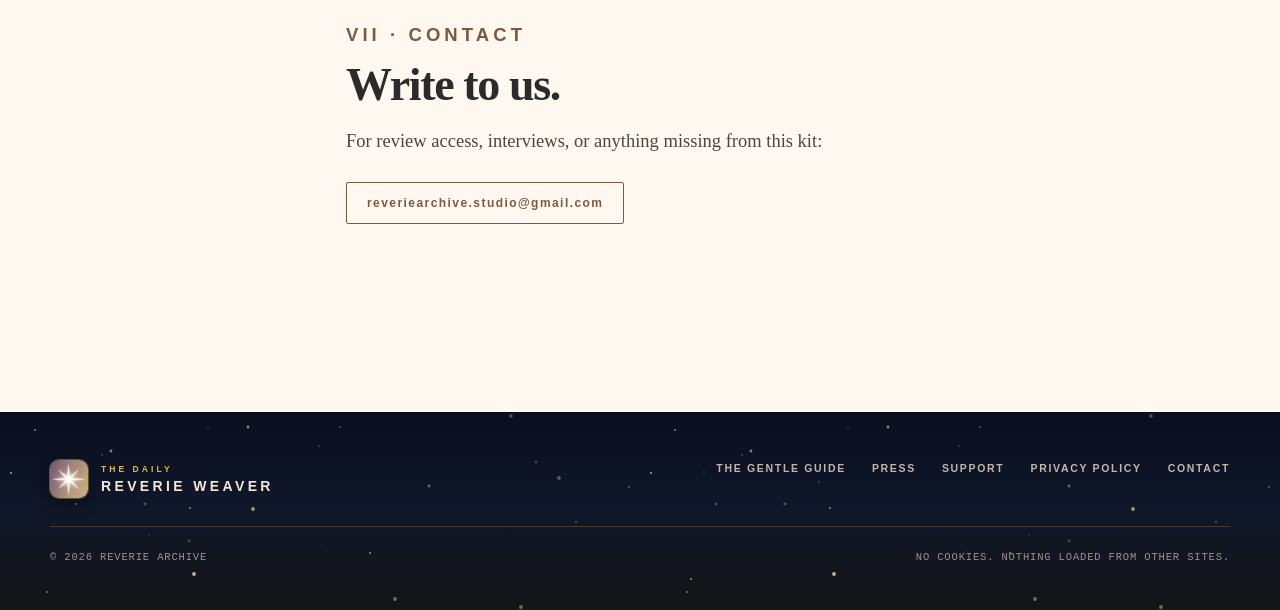
<file: press.html>
<!doctype html>
<html lang="en">
<head>
<meta charset="utf-8">
<meta name="viewport" content="width=device-width, initial-scale=1">
<title>Press kit | Reverie Weaver</title>
<meta name="description" content="Facts, boilerplate, screenshots, and brand guidelines for writing about Reverie Weaver, the gentle habit app for iPhone and iPad.">
<meta name="color-scheme" content="light dark">
<meta name="theme-color" content="#0F172A">
<meta property="og:type" content="website">
<meta property="og:title" content="Press kit | Reverie Weaver">
<meta property="og:description" content="Facts, boilerplate, screenshots, and brand guidelines for writing about Reverie Weaver.">
<meta property="og:image" content="https://reveriearchive-studio.github.io/reverie-weaver/img/og.jpg">
<meta name="twitter:card" content="summary_large_image">
<link rel="icon" type="image/png" sizes="32x32" href="img/favicon-32.png">
<link rel="apple-touch-icon" href="img/apple-touch-icon.png">
<link rel="stylesheet" href="css/site.css">
<script>document.documentElement.className += ' js';</script>
<script src="js/site.js" defer></script>
</head>
<body>
<a class="skip" href="#main">Skip to the content</a>

<svg width="0" height="0" style="position:absolute" aria-hidden="true" focusable="false">
  <defs>
    <symbol id="i-spark" viewBox="-12 -12 24 24"><path d="M0,-10 C1.2,-3.6 3.6,-1.2 10,0 C3.6,1.2 1.2,3.6 0,10 C-1.2,3.6 -3.6,1.2 -10,0 C-3.6,-1.2 -1.2,-3.6 0,-10Z" fill="currentColor"/></symbol>
    <symbol id="i-compass" viewBox="-104 -104 208 208"><path d="M-3.4,-8.3 L0,-100 L3.4,-8.3 L45.3,-45.3 L8.3,-3.4 L100,0 L8.3,3.4 L45.3,45.3 L3.4,8.3 L0,100 L-3.4,8.3 L-45.3,45.3 L-8.3,3.4 L-100,0 L-8.3,-3.4 L-45.3,-45.3Z" fill="currentColor"/></symbol>
  </defs>
</svg>

<div class="thread-top" aria-hidden="true"><b></b></div>

<header class="site night">
  <div class="stars" aria-hidden="true"></div>
  <div class="shell">
    <div class="topline"><span>A habit companion for iPhone and iPad</span><span>No ads &middot; No account &middot; Works offline</span></div>
    <nav class="primary" aria-label="Primary">
      <a class="wordmark" href="./"><img src="img/icon-192.png" width="38" height="38" alt=""><span><small>The Daily</small>Reverie Weaver</span></a>
      <div class="nav-links">
        <a href="./#desk">Chapters</a>
        <a href="guide.html">The Gentle Guide</a>
        <a href="./#plans">Plans</a>
        <a href="press.html" aria-current="page">Press</a>
        <a href="support.html">Support</a>
        <span class="nav-cta">Coming to the App Store</span>
      </div>
    </nav>
  </div>
</header>

<main id="main">
  <section class="page-hero">
    <div class="shell">
      <p class="eyebrow">Press kit</p>
      <h1>Reverie Weaver, in brief.</h1>
      <p class="lede">Facts, words you can borrow, screenshots, and the brand&rsquo;s colors, for anyone writing about the app. The images are real captures from the app. To use them in coverage, please get in touch first (contact below).</p>
    </div>
  </section>

  <div class="shell doc">
    <nav class="toc" aria-label="On this page">
      <span class="kicker">In this kit</span>
      <ol>
        <li><a href="#facts">At a glance</a></li>
        <li><a href="#words">Words to borrow</a></li>
        <li><a href="#pricing">How pricing works</a></li>
        <li><a href="#assets">Screenshots and icon</a></li>
        <li><a href="#brand">Brand</a></li>
        <li><a href="#saying">Describing the app</a></li>
        <li><a href="#contact">Contact</a></li>
      </ol>
    </nav>

    <article class="prose">

      <section id="facts">
        <p class="eyebrow">I &middot; At a glance</p>
        <h2>The facts.</h2>
        <table class="facts">
          <tr><th scope="row">App</th><td>Reverie Weaver</td></tr>
          <tr><th scope="row">Tagline</th><td>The habit app that forgives.</td></tr>
          <tr><th scope="row">Publisher</th><td>Reverie Archive</td></tr>
          <tr><th scope="row">Platforms</th><td>iPhone and iPad, iOS 17.6 or later</td></tr>
          <tr><th scope="row">Version</th><td>1.0.0</td></tr>
          <tr><th scope="row">Availability</th><td>Coming to the App Store</td></tr>
          <tr><th scope="row">Languages</th><td>English and Simplified Chinese, switchable in Settings</td></tr>
          <tr><th scope="row">Price</th><td>Free to download. Optional Weaver+ subscription.</td></tr>
          <tr><th scope="row">Privacy</th><td>No ads, no analytics, no third-party tracking. No account needed. Works offline. iCloud sync is optional and off by default.</td></tr>
          <tr><th scope="row">Contact</th><td><a href="mailto:reveriearchive.studio@gmail.com">reveriearchive.studio@gmail.com</a></td></tr>
        </table>
      </section>

      <section id="words">
        <p class="eyebrow">II &middot; Words to borrow</p>
        <h2>Three lengths, in our own voice.</h2>
        <div class="copyblock"><span class="kicker">One line &middot; 25 words</span><p>Reverie Weaver is a gentle habit companion for iPhone and iPad that forgives missed days, celebrates coming back, and keeps your data on your device.</p></div>
        <div class="copyblock"><span class="kicker">Short &middot; about 65 words</span><p>Reverie Weaver is a habit companion for iPhone and iPad, made for people who have been shamed by streaks. Days can be a Seed, a Sprout, or a Bloom, rest days count, and a Grimoire of constellations, levels, and hidden notes grows as you return. There are no ads and no account, and it works offline. It is free to start, with an optional Weaver+ subscription.</p></div>
        <div class="copyblock"><span class="kicker">Long &middot; about 150 words</span>
          <p>Reverie Weaver is a gentle habit companion for iPhone and iPad. Where most habit apps are built on streaks and scolding, it is built on coming back: a hard day can be a Seed instead of a failure, rest days are part of the plan, and challenges leave room to miss a day.</p>
          <p style="margin-top:12px">Around the habits sits a small world. A Desk for today, a Loom for focus, with a timeline, three priorities, and a timer whose landscape Sound Studio mixes music and atmosphere independently, and an Archive for looking back kindly. The Weaver&rsquo;s Grimoire grows quietly alongside: thirteen constellations with lore of their own, six Weaver levels, and notes found tucked inside the loom.</p>
          <p style="margin-top:12px">Reverie Weaver keeps what you write on your device. There are no ads, no analytics, and no account, and it works offline. It is available in English and Simplified Chinese, and free to start, with an optional Weaver+ subscription. It is published by Reverie Archive.</p>
        </div>
      </section>

      <section id="pricing">
        <p class="eyebrow">III &middot; How pricing works</p>
        <h2>So nobody has to guess.</h2>
        <div class="copyblock"><span class="kicker">The pricing line</span><p>Reverie Weaver is free to download and free to start. Weaver+ is planned at $3.99 a month or $24.99 a year in the US, with a 7-day free trial on the annual plan for eligible Apple Accounts. A $59.99 lifetime purchase may be offered only from December 20 through Lunar New Year&rsquo;s Day. The free version includes up to three active habits of your own, the whole Grimoire, and everything you have written, always. Weaver+ adds the Habit Library, guided programs, unlimited focus sessions and priority tasks, and writing new reflections.</p></div>
        <p>The App Store shows prices in local currency. The short version, if you need one: <strong>Free to start. Weaver+ when you want more.</strong></p>
      </section>

      <section id="assets">
        <p class="eyebrow">IV &middot; Screenshots and icon</p>
        <h2>Real captures, at full size.</h2>
        <p>Every screenshot is taken in the app on a 6.9-inch iPhone (1320 by 2868 pixels). Nothing is mocked up or redrawn.</p>
        <div class="assets">
          <div class="asset"><img class="icon-img" src="img/icon-192.png" width="120" height="120" alt="The Reverie Weaver app icon: an eight-point white star glowing on a gradient from mauve to gold." loading="lazy"><a href="img/press/reverie-weaver-icon-1024.png" download>App icon</a><small>PNG &middot; 1024 &times; 1024</small></div>
          <div class="asset"><img src="img/shots/hero-desk.webp" width="130" height="282" alt="Simple Mode: a planned day." loading="lazy"><a href="img/press/reverie-weaver-hero-desk.jpg" download>Simple Mode, a planned day</a><small>JPEG &middot; 1320 &times; 2868</small></div>
          <div class="asset"><img src="img/shots/desk-full.webp" width="130" height="282" alt="Full Mode: intention, Quick Actions, and habits." loading="lazy"><a href="img/press/reverie-weaver-desk-full.jpg" download>Full Mode Desk</a><small>JPEG &middot; 1320 &times; 2868</small></div>
          <div class="asset"><img src="img/shots/loom.webp" width="130" height="282" alt="The Loom." loading="lazy"><a href="img/press/reverie-weaver-loom.jpg" download>The Loom</a><small>JPEG &middot; 1320 &times; 2868</small></div>
          <div class="asset"><img src="img/shots/archive.webp" width="130" height="282" alt="The Archive." loading="lazy"><a href="img/press/reverie-weaver-archive.jpg" download>The Archive</a><small>JPEG &middot; 1320 &times; 2868</small></div>
          <div class="asset"><img src="img/shots/library.webp" width="130" height="282" alt="The Habit Library." loading="lazy"><a href="img/press/reverie-weaver-library.jpg" download>The Habit Library</a><small>JPEG &middot; 1320 &times; 2868</small></div>
          <div class="asset"><img src="img/shots/onb-progress.webp" width="130" height="282" alt="Gentle Progress: Seed, Sprout, and Bloom." loading="lazy"><a href="img/press/reverie-weaver-onb-progress.jpg" download>Gentle Progress</a><small>JPEG &middot; 1320 &times; 2868</small></div>
          <div class="asset"><img src="img/shots/grimoire.webp" width="130" height="282" alt="The Weaver's Grimoire." loading="lazy"><a href="img/press/reverie-weaver-grimoire.jpg" download>The Grimoire</a><small>JPEG &middot; 1320 &times; 2868</small></div>
          <div class="asset"><img src="img/shots/grimoire-lore.webp" width="130" height="282" alt="A Grimoire card opened to its lore." loading="lazy"><a href="img/press/reverie-weaver-grimoire-lore.jpg" download>A card&rsquo;s lore</a><small>JPEG &middot; 1320 &times; 2868</small></div>
          <div class="asset"><img src="img/shots/profile.webp" width="130" height="282" alt="The Profile: Weaver level and journey." loading="lazy"><a href="img/press/reverie-weaver-profile.jpg" download>Profile and level</a><small>JPEG &middot; 1320 &times; 2868</small></div>
          <div class="asset"><img src="img/og.jpg" width="200" height="105" alt="The link preview card: Reverie Weaver, the habit app that forgives." loading="lazy"><a href="img/og.jpg" download>Link preview card</a><small>JPEG &middot; 1200 &times; 630</small></div>
        </div>
        <p>These show the free app as it opens on a first day. Screens that need Weaver+ will be added once it is live.</p>
      </section>

      <section id="brand">
        <p class="eyebrow">V &middot; Brand</p>
        <h2>Paper by day, midnight and gold by night.</h2>
        <p>Reverie Weaver looks like a beautiful object, not a dashboard: warm paper and a serif for the day, and for the Grimoire, antique gold on midnight, framed like tarot cards.</p>
        <h3>Colors</h3>
        <div class="swatches">
          <div class="swatch"><i style="background:#0F172A"></i><span><b>Midnight</b>#0F172A</span></div>
          <div class="swatch"><i style="background:#151515"></i><span><b>Night</b>#151515</span></div>
          <div class="swatch"><i style="background:#E2B549"></i><span><b>Antique gold</b>#E2B549</span></div>
          <div class="swatch"><i style="background:#F5E6D3"></i><span><b>Parchment</b>#F5E6D3</span></div>
          <div class="swatch"><i style="background:#FFF8F0"></i><span><b>Paper</b>#FFF8F0</span></div>
          <div class="swatch"><i style="background:#8BA888"></i><span><b>Sage</b>#8BA888</span></div>
          <div class="swatch"><i style="background:#9EADC8"></i><span><b>Dusty blue</b>#9EADC8</span></div>
          <div class="swatch"><i style="background:#B5A8D4"></i><span><b>Lavender</b>#B5A8D4</span></div>
          <div class="swatch"><i style="background:#E8927C"></i><span><b>Terracotta rose</b>#E8927C</span></div>
        </div>
        <h3>Type</h3>
        <p>Titles and reading text use the system serif (New York on Apple devices). Small labels are set in the system sans, in capitals with wide tracking. The masthead reads <strong>THE DAILY</strong> above <strong>REVERIE WEAVER</strong>.</p>
        <h3>The icon</h3>
        <p>An eight-point star on a mauve-to-gold gradient. Use it as supplied: iOS rounds the corners, so please don&rsquo;t add your own mask, and don&rsquo;t recolor it, add effects, or place text over it.</p>
        <h3>Voice</h3>
        <p>Warm, plain, a little literary. It never pushes, never counts down, and never promises more than the app does. The phrases the app already uses are the best ones: <em>the return is the victory</em>; <em>a Seed day still counts</em>; <em>every tapestry begins with one honest thread</em>.</p>
      </section>

      <section id="saying">
        <p class="eyebrow">VI &middot; Describing the app</p>
        <h2>Please say, please avoid.</h2>
        <div class="dodont">
          <div class="yes">
            <h3>Please say</h3>
            <ul>
              <li>&ldquo;A gentle habit companion for iPhone and iPad.&rdquo;</li>
              <li>&ldquo;Free to start, with an optional Weaver+ subscription.&rdquo;</li>
              <li>&ldquo;No ads, no account, works offline.&rdquo;</li>
              <li>&ldquo;Available in English and Simplified Chinese.&rdquo;</li>
              <li>&ldquo;Forgiving by design: seed, sprout, and bloom days, and rest days that count.&rdquo;</li>
            </ul>
          </div>
          <div class="no">
            <h3>Please avoid</h3>
            <ul>
              <li>&ldquo;Free&rdquo; on its own, &ldquo;no subscription,&rdquo; or &ldquo;unlimited&rdquo; anything. Weaver+ is optional, but it is there.</li>
              <li>&ldquo;Science-backed,&rdquo; or anything that suggests the app treats, diagnoses, or cures.</li>
              <li>Release dates, regions, ratings, or download numbers we haven&rsquo;t published.</li>
              <li>Countdowns, scarcity, or urgency. It isn&rsquo;t that kind of app.</li>
            </ul>
          </div>
        </div>
        <p>If you received free access to Reverie Weaver, please say so, as your local advertising rules require.</p>
      </section>

      <section id="contact">
        <p class="eyebrow">VII &middot; Contact</p>
        <h2>Write to us.</h2>
        <p>For review access, interviews, or anything missing from this kit:</p>
        <p><a class="mail" href="mailto:reveriearchive.studio@gmail.com">reveriearchive.studio@gmail.com</a></p>
      </section>

    </article>
  </div>
</main>

<footer class="site night">
  <div class="stars" aria-hidden="true"></div>
  <div class="shell">
    <div class="footer-top">
      <div>
        <a class="wordmark" href="./"><img src="img/icon-192.png" width="38" height="38" alt=""><span><small>The Daily</small>Reverie Weaver</span></a>
      </div>
      <nav class="footer-links" aria-label="Footer">
        <a href="guide.html">The Gentle Guide</a>
        <a href="press.html">Press</a>
        <a href="support.html">Support</a>
        <a href="privacy.html">Privacy policy</a>
        <a href="mailto:reveriearchive.studio@gmail.com">Contact</a>
      </nav>
    </div>
    <div class="footer-base">
      <span>&copy; <span data-year>2026</span> Reverie Archive</span>
      <span>No cookies. Nothing loaded from other sites.</span>
    </div>
  </div>
</footer>
</body>
</html>
</file>
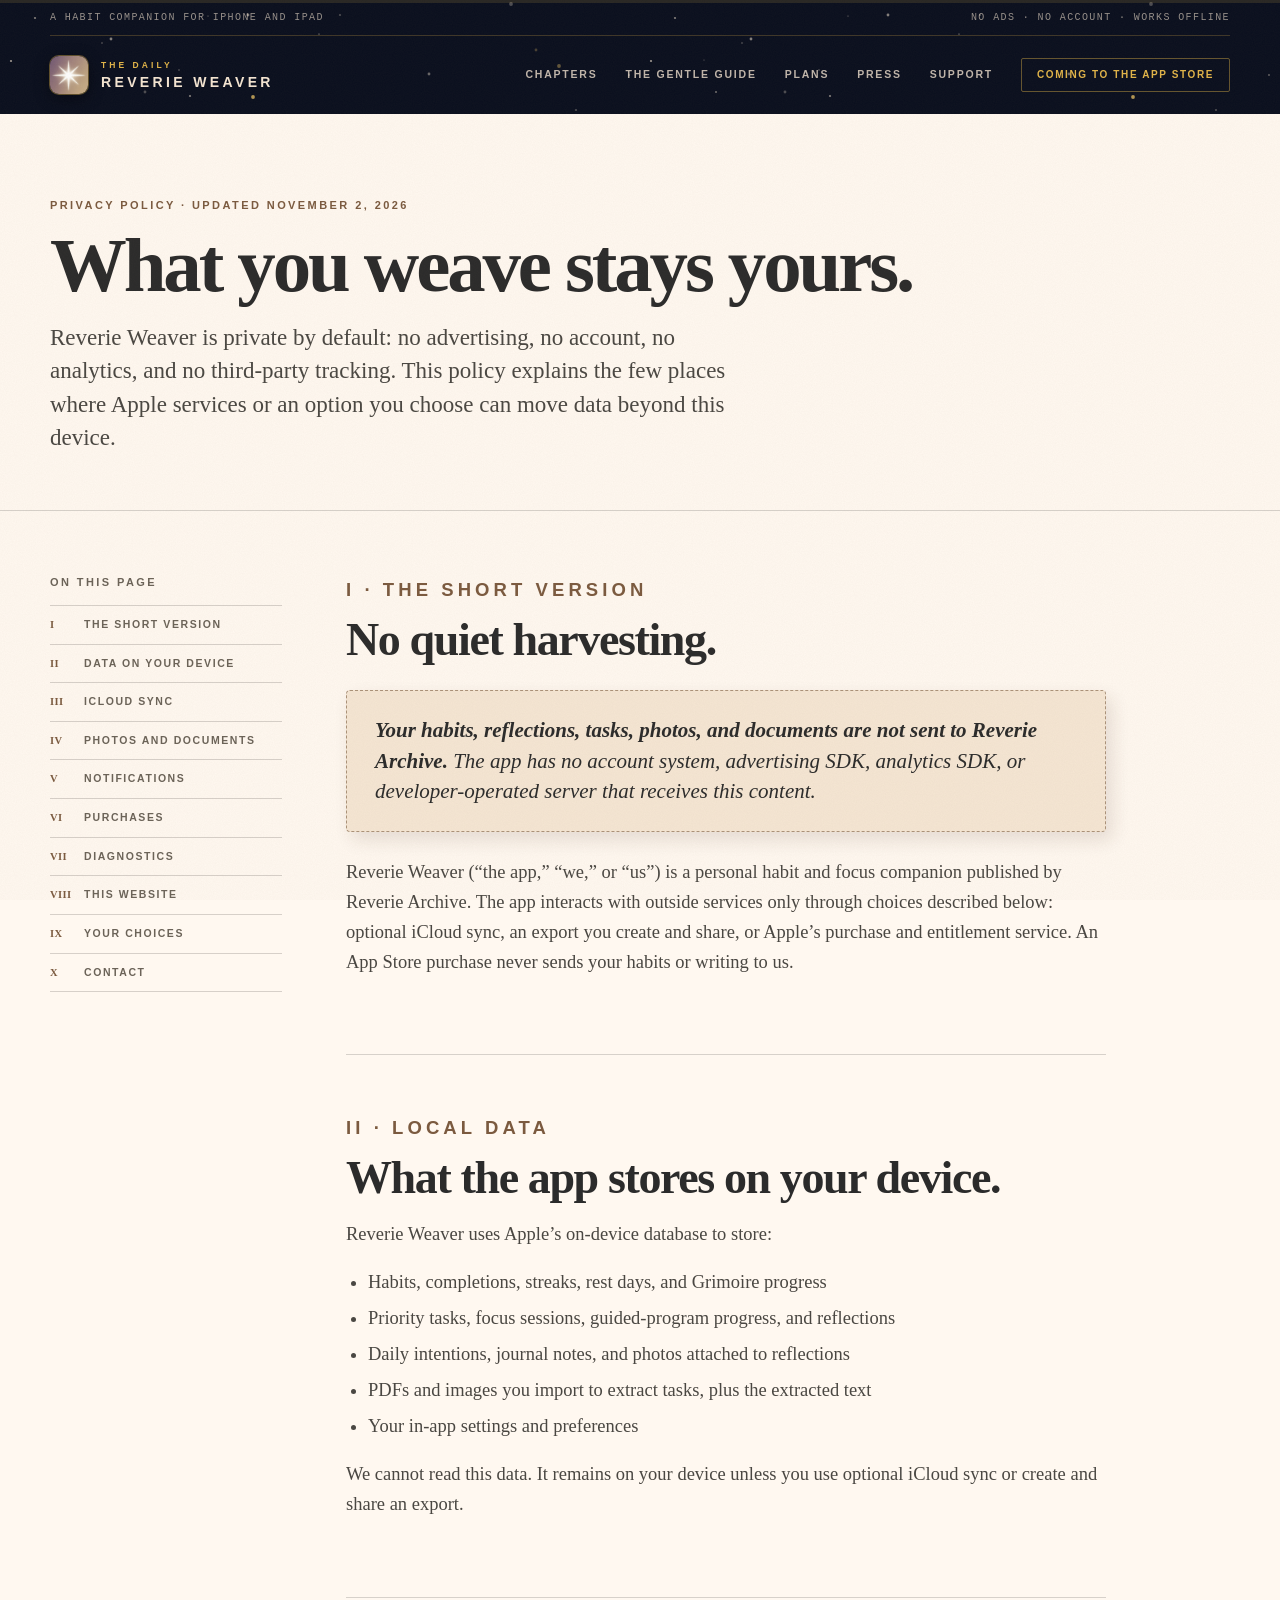
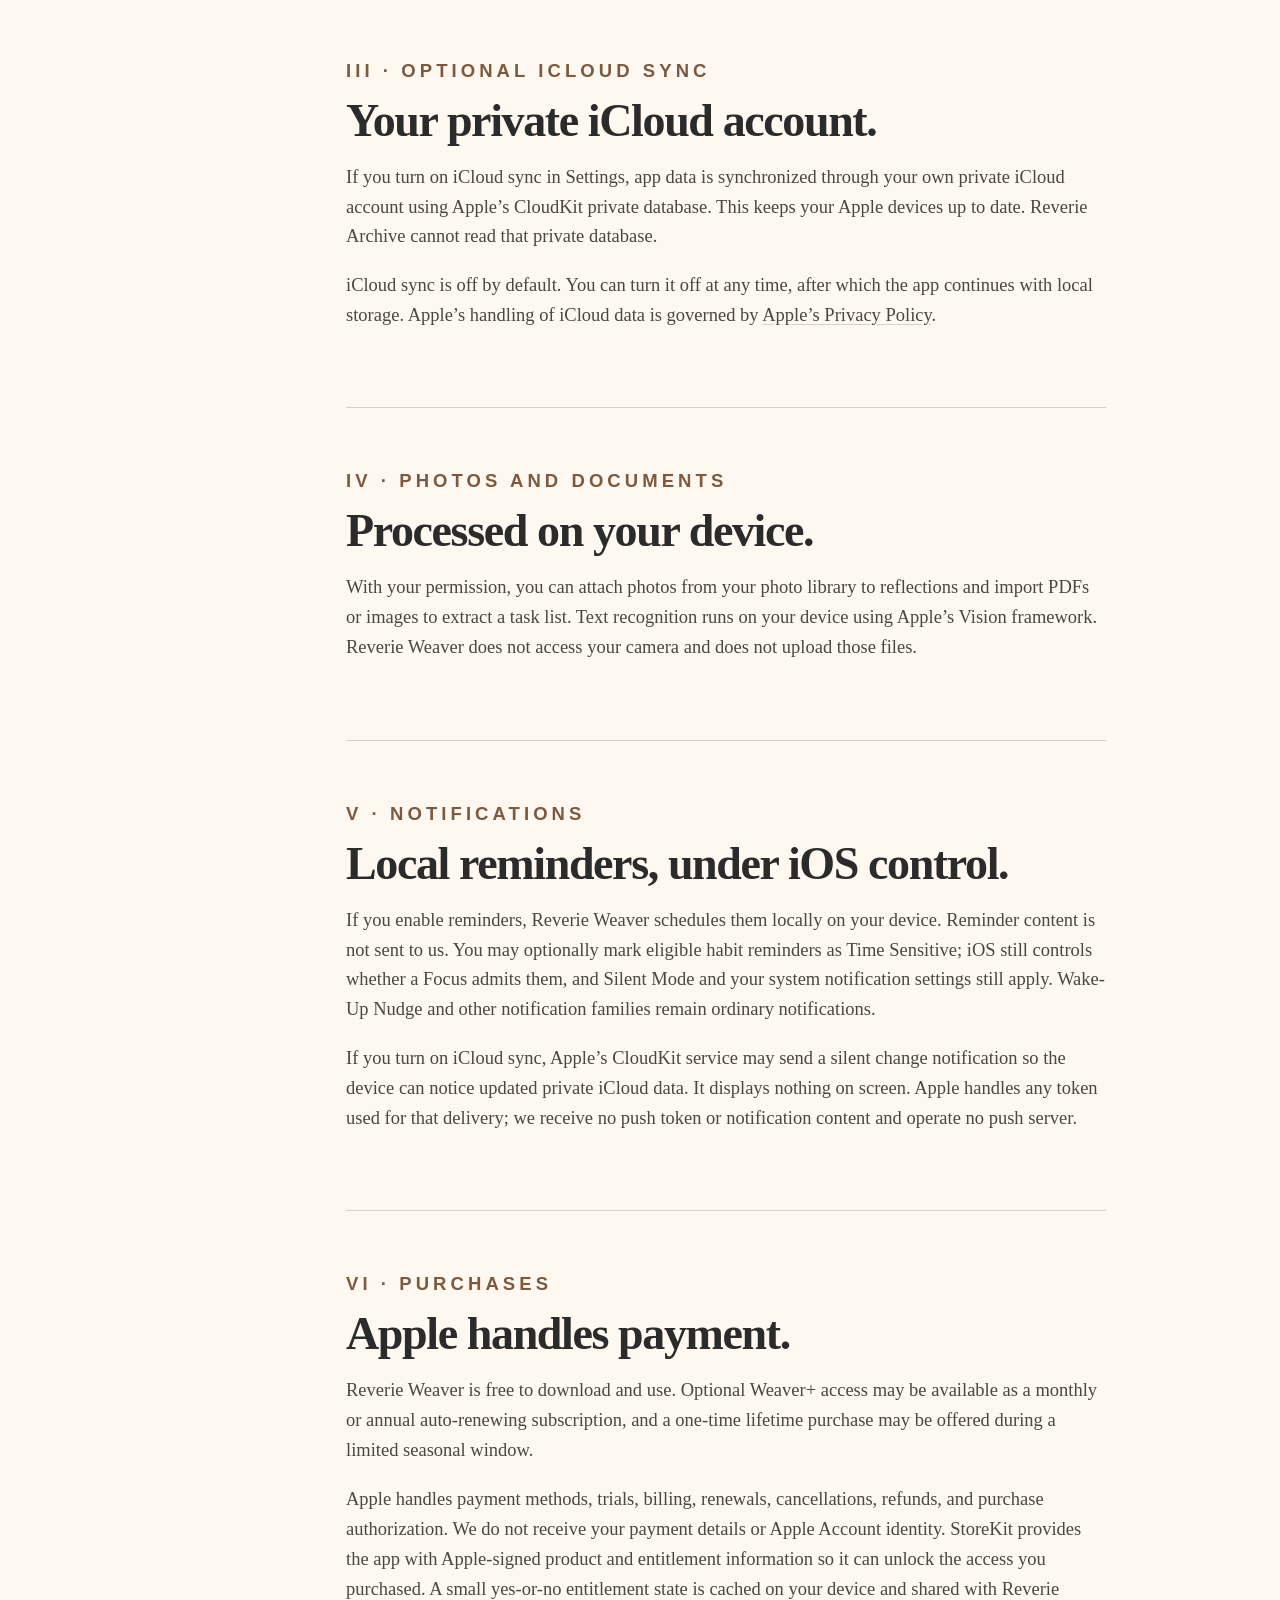
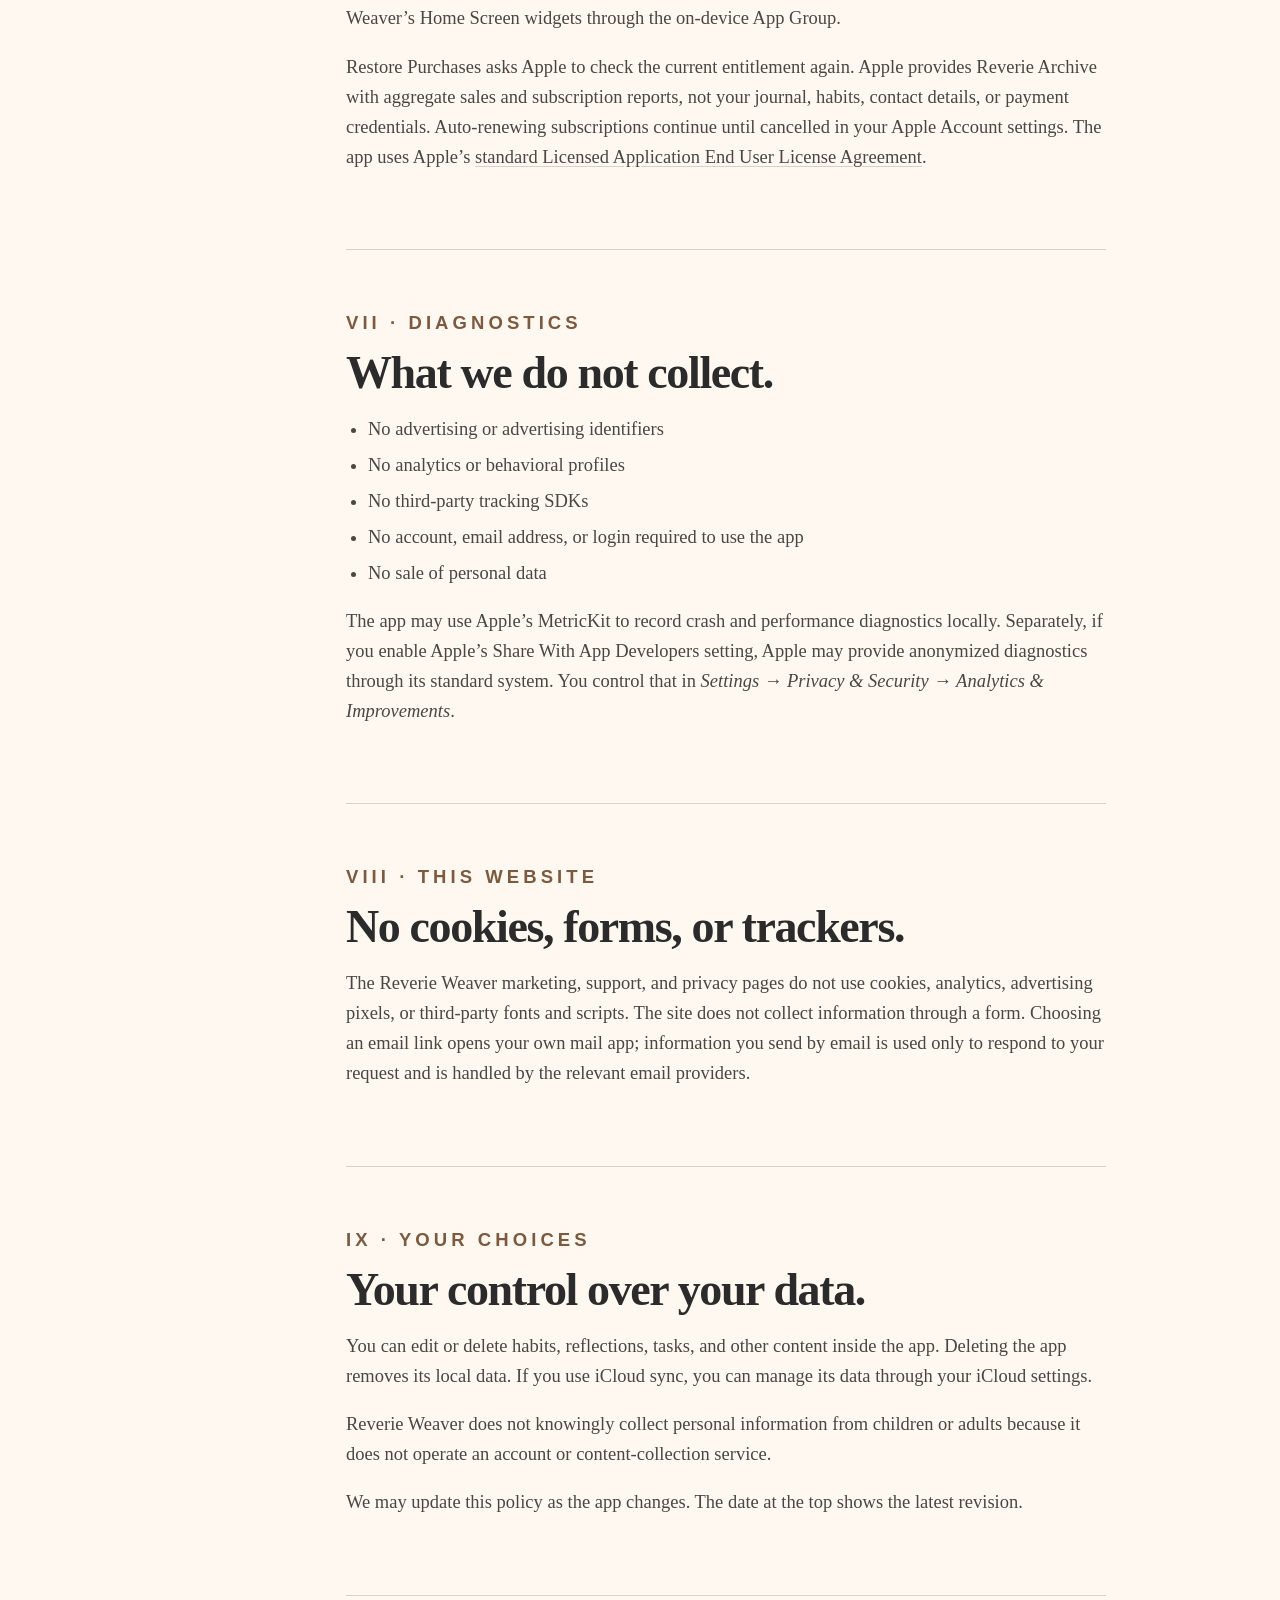
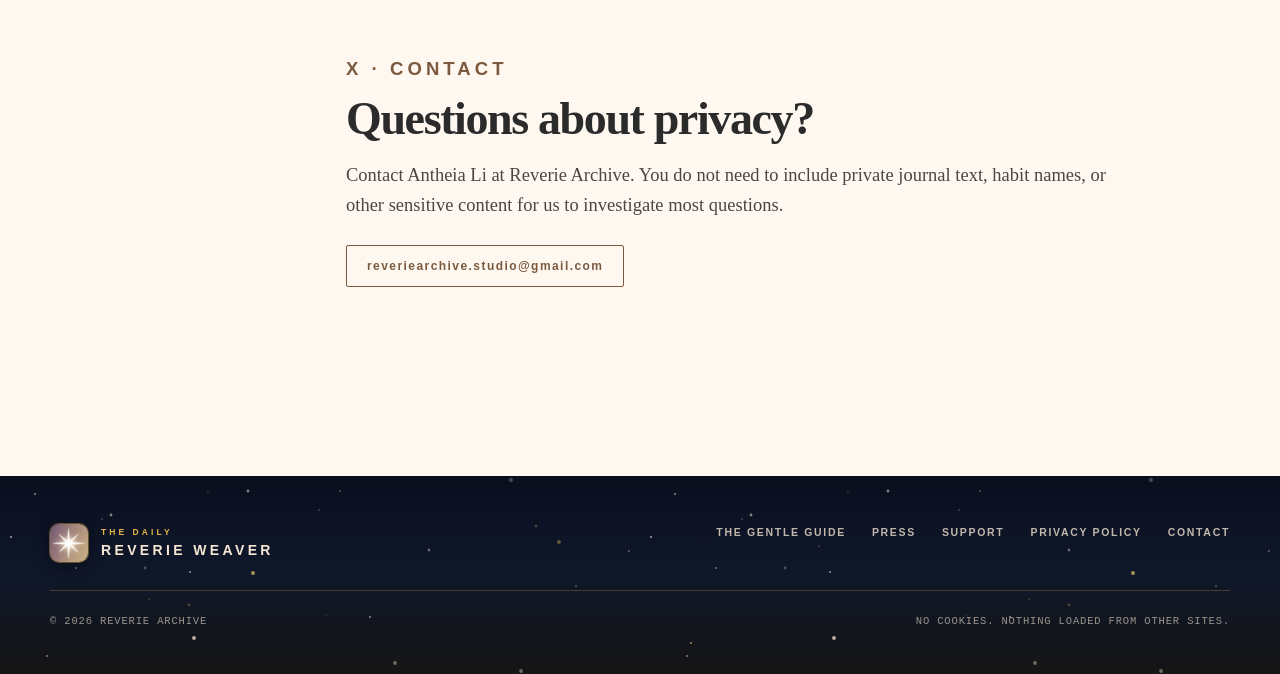
<file: privacy.html>
<!doctype html>
<html lang="en">
<head>
<meta charset="utf-8">
<meta name="viewport" content="width=device-width, initial-scale=1">
<title>Privacy Policy | Reverie Weaver</title>
<meta name="description" content="How Reverie Weaver handles your habits, reflections, iCloud sync, notifications, and purchases.">
<meta name="color-scheme" content="light dark">
<meta name="theme-color" content="#0F172A">
<meta property="og:type" content="website">
<meta property="og:title" content="Privacy Policy | Reverie Weaver">
<meta property="og:description" content="Private by default: no ads, no account, no analytics, and no third-party tracking.">
<meta property="og:image" content="https://reveriearchive-studio.github.io/reverie-weaver/img/og.jpg">
<meta name="twitter:card" content="summary_large_image">
<link rel="canonical" href="https://reveriearchive-studio.github.io/reverie-weaver/privacy.html">
<link rel="icon" type="image/png" sizes="32x32" href="img/favicon-32.png">
<link rel="apple-touch-icon" href="img/apple-touch-icon.png">
<link rel="stylesheet" href="css/site.css">
<script>document.documentElement.className += ' js';</script>
<script src="js/site.js" defer></script>
</head>
<body>
<a class="skip" href="#main">Skip to the content</a>

<div class="thread-top" aria-hidden="true"><b></b></div>

<header class="site night">
  <div class="stars" aria-hidden="true"></div>
  <div class="shell">
    <div class="topline"><span>A habit companion for iPhone and iPad</span><span>No ads &middot; No account &middot; Works offline</span></div>
    <nav class="primary" aria-label="Primary">
      <a class="wordmark" href="./"><img src="img/icon-192.png" width="38" height="38" alt=""><span><small>The Daily</small>Reverie Weaver</span></a>
      <div class="nav-links">
        <a href="./#desk">Chapters</a>
        <a href="guide.html">The Gentle Guide</a>
        <a href="./#plans">Plans</a>
        <a href="press.html">Press</a>
        <a href="support.html">Support</a>
        <span class="nav-cta">Coming to the App Store</span>
      </div>
    </nav>
  </div>
</header>

<main id="main">
  <section class="page-hero">
    <div class="shell">
      <p class="eyebrow">Privacy policy &middot; Updated November 2, 2026</p>
      <h1>What you weave stays yours.</h1>
      <p class="lede">Reverie Weaver is private by default: no advertising, no account, no analytics, and no third-party tracking. This policy explains the few places where Apple services or an option you choose can move data beyond this device.</p>
    </div>
  </section>

  <div class="shell doc">
    <nav class="toc" aria-label="On this page">
      <span class="kicker">On this page</span>
      <ol>
        <li><a href="#overview">The short version</a></li>
        <li><a href="#stored">Data on your device</a></li>
        <li><a href="#icloud">iCloud sync</a></li>
        <li><a href="#media">Photos and documents</a></li>
        <li><a href="#notifications">Notifications</a></li>
        <li><a href="#purchases">Purchases</a></li>
        <li><a href="#diagnostics">Diagnostics</a></li>
        <li><a href="#website">This website</a></li>
        <li><a href="#control">Your choices</a></li>
        <li><a href="#contact">Contact</a></li>
      </ol>
    </nav>

    <article class="prose">
      <section id="overview">
        <p class="eyebrow">I &middot; The short version</p>
        <h2>No quiet harvesting.</h2>
        <div class="callout">
          <p><strong>Your habits, reflections, tasks, photos, and documents are not sent to Reverie Archive.</strong> The app has no account system, advertising SDK, analytics SDK, or developer-operated server that receives this content.</p>
        </div>
        <p>Reverie Weaver (&ldquo;the app,&rdquo; &ldquo;we,&rdquo; or &ldquo;us&rdquo;) is a personal habit and focus companion published by Reverie Archive. The app interacts with outside services only through choices described below: optional iCloud sync, an export you create and share, or Apple&rsquo;s purchase and entitlement service. An App Store purchase never sends your habits or writing to us.</p>
      </section>

      <section id="stored">
        <p class="eyebrow">II &middot; Local data</p>
        <h2>What the app stores on your device.</h2>
        <p>Reverie Weaver uses Apple&rsquo;s on-device database to store:</p>
        <ul>
          <li>Habits, completions, streaks, rest days, and Grimoire progress</li>
          <li>Priority tasks, focus sessions, guided-program progress, and reflections</li>
          <li>Daily intentions, journal notes, and photos attached to reflections</li>
          <li>PDFs and images you import to extract tasks, plus the extracted text</li>
          <li>Your in-app settings and preferences</li>
        </ul>
        <p>We cannot read this data. It remains on your device unless you use optional iCloud sync or create and share an export.</p>
      </section>

      <section id="icloud">
        <p class="eyebrow">III &middot; Optional iCloud sync</p>
        <h2>Your private iCloud account.</h2>
        <p>If you turn on iCloud sync in Settings, app data is synchronized through your own private iCloud account using Apple&rsquo;s CloudKit private database. This keeps your Apple devices up to date. Reverie Archive cannot read that private database.</p>
        <p>iCloud sync is off by default. You can turn it off at any time, after which the app continues with local storage. Apple&rsquo;s handling of iCloud data is governed by <a href="https://www.apple.com/legal/privacy/">Apple&rsquo;s Privacy Policy</a>.</p>
      </section>

      <section id="media">
        <p class="eyebrow">IV &middot; Photos and documents</p>
        <h2>Processed on your device.</h2>
        <p>With your permission, you can attach photos from your photo library to reflections and import PDFs or images to extract a task list. Text recognition runs on your device using Apple&rsquo;s Vision framework. Reverie Weaver does not access your camera and does not upload those files.</p>
      </section>

      <section id="notifications">
        <p class="eyebrow">V &middot; Notifications</p>
        <h2>Local reminders, under iOS control.</h2>
        <p>If you enable reminders, Reverie Weaver schedules them locally on your device. Reminder content is not sent to us. You may optionally mark eligible habit reminders as Time Sensitive; iOS still controls whether a Focus admits them, and Silent Mode and your system notification settings still apply. Wake-Up Nudge and other notification families remain ordinary notifications.</p>
        <p>If you turn on iCloud sync, Apple&rsquo;s CloudKit service may send a silent change notification so the device can notice updated private iCloud data. It displays nothing on screen. Apple handles any token used for that delivery; we receive no push token or notification content and operate no push server.</p>
      </section>

      <section id="purchases">
        <p class="eyebrow">VI &middot; Purchases</p>
        <h2>Apple handles payment.</h2>
        <p>Reverie Weaver is free to download and use. Optional Weaver+ access may be available as a monthly or annual auto-renewing subscription, and a one-time lifetime purchase may be offered during a limited seasonal window.</p>
        <p>Apple handles payment methods, trials, billing, renewals, cancellations, refunds, and purchase authorization. We do not receive your payment details or Apple Account identity. StoreKit provides the app with Apple-signed product and entitlement information so it can unlock the access you purchased. A small yes-or-no entitlement state is cached on your device and shared with Reverie Weaver&rsquo;s Home Screen widgets through the on-device App Group.</p>
        <p>Restore Purchases asks Apple to check the current entitlement again. Apple provides Reverie Archive with aggregate sales and subscription reports, not your journal, habits, contact details, or payment credentials. Auto-renewing subscriptions continue until cancelled in your Apple Account settings. The app uses Apple&rsquo;s <a href="https://www.apple.com/legal/internet-services/itunes/dev/stdeula/">standard Licensed Application End User License Agreement</a>.</p>
      </section>

      <section id="diagnostics">
        <p class="eyebrow">VII &middot; Diagnostics</p>
        <h2>What we do not collect.</h2>
        <ul>
          <li>No advertising or advertising identifiers</li>
          <li>No analytics or behavioral profiles</li>
          <li>No third-party tracking SDKs</li>
          <li>No account, email address, or login required to use the app</li>
          <li>No sale of personal data</li>
        </ul>
        <p>The app may use Apple&rsquo;s MetricKit to record crash and performance diagnostics locally. Separately, if you enable Apple&rsquo;s Share With App Developers setting, Apple may provide anonymized diagnostics through its standard system. You control that in <em>Settings &rarr; Privacy &amp; Security &rarr; Analytics &amp; Improvements</em>.</p>
      </section>

      <section id="website">
        <p class="eyebrow">VIII &middot; This website</p>
        <h2>No cookies, forms, or trackers.</h2>
        <p>The Reverie Weaver marketing, support, and privacy pages do not use cookies, analytics, advertising pixels, or third-party fonts and scripts. The site does not collect information through a form. Choosing an email link opens your own mail app; information you send by email is used only to respond to your request and is handled by the relevant email providers.</p>
      </section>

      <section id="control">
        <p class="eyebrow">IX &middot; Your choices</p>
        <h2>Your control over your data.</h2>
        <p>You can edit or delete habits, reflections, tasks, and other content inside the app. Deleting the app removes its local data. If you use iCloud sync, you can manage its data through your iCloud settings.</p>
        <p>Reverie Weaver does not knowingly collect personal information from children or adults because it does not operate an account or content-collection service.</p>
        <p>We may update this policy as the app changes. The date at the top shows the latest revision.</p>
      </section>

      <section id="contact">
        <p class="eyebrow">X &middot; Contact</p>
        <h2>Questions about privacy?</h2>
        <p>Contact Antheia Li at Reverie Archive. You do not need to include private journal text, habit names, or other sensitive content for us to investigate most questions.</p>
        <p><a class="mail" href="mailto:reveriearchive.studio@gmail.com?subject=Reverie%20Weaver%20Privacy">reveriearchive.studio@gmail.com</a></p>
      </section>
    </article>
  </div>
</main>

<footer class="site night">
  <div class="stars" aria-hidden="true"></div>
  <div class="shell">
    <div class="footer-top">
      <div>
        <a class="wordmark" href="./"><img src="img/icon-192.png" width="38" height="38" alt=""><span><small>The Daily</small>Reverie Weaver</span></a>
      </div>
      <nav class="footer-links" aria-label="Footer">
        <a href="guide.html">The Gentle Guide</a>
        <a href="press.html">Press</a>
        <a href="support.html">Support</a>
        <a href="privacy.html" aria-current="page">Privacy policy</a>
        <a href="mailto:reveriearchive.studio@gmail.com">Contact</a>
      </nav>
    </div>
    <div class="footer-base">
      <span>&copy; <span data-year>2026</span> Reverie Archive</span>
      <span>No cookies. Nothing loaded from other sites.</span>
    </div>
  </div>
</footer>
</body>
</html>
</file>
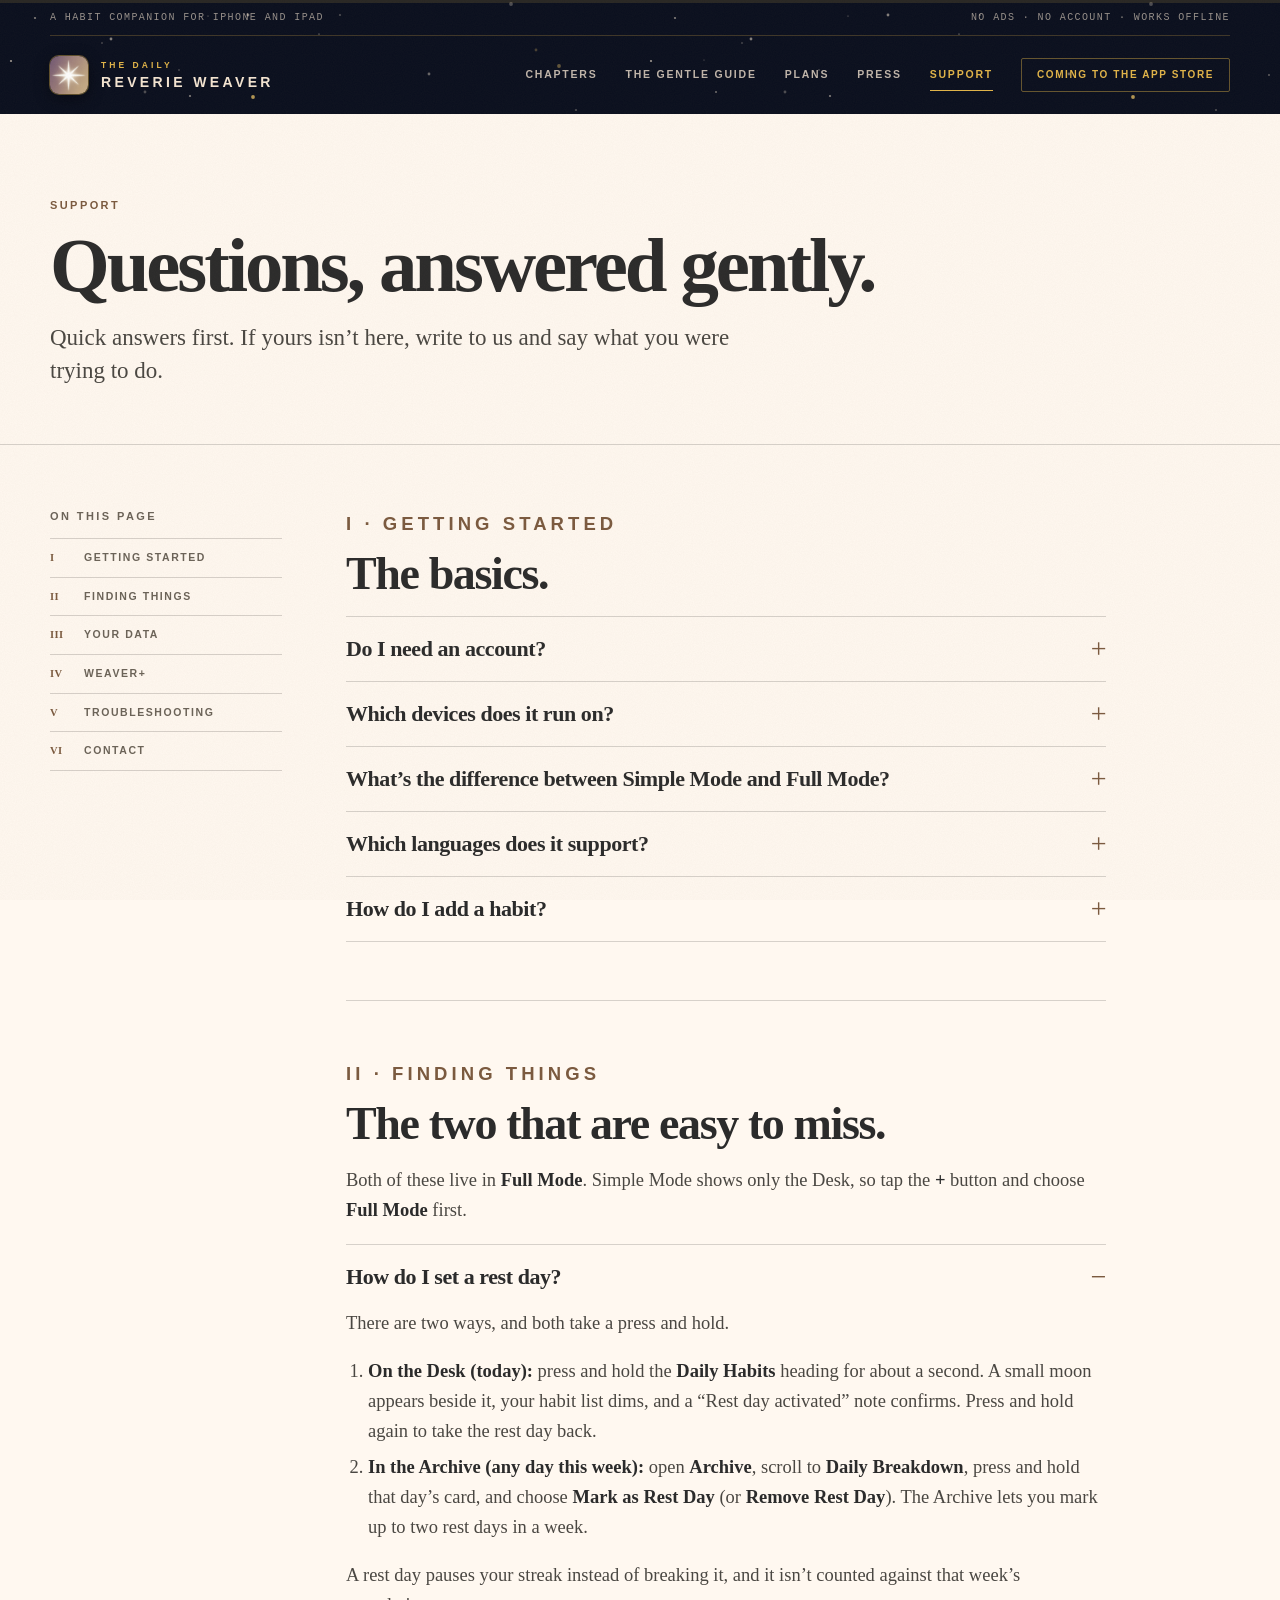
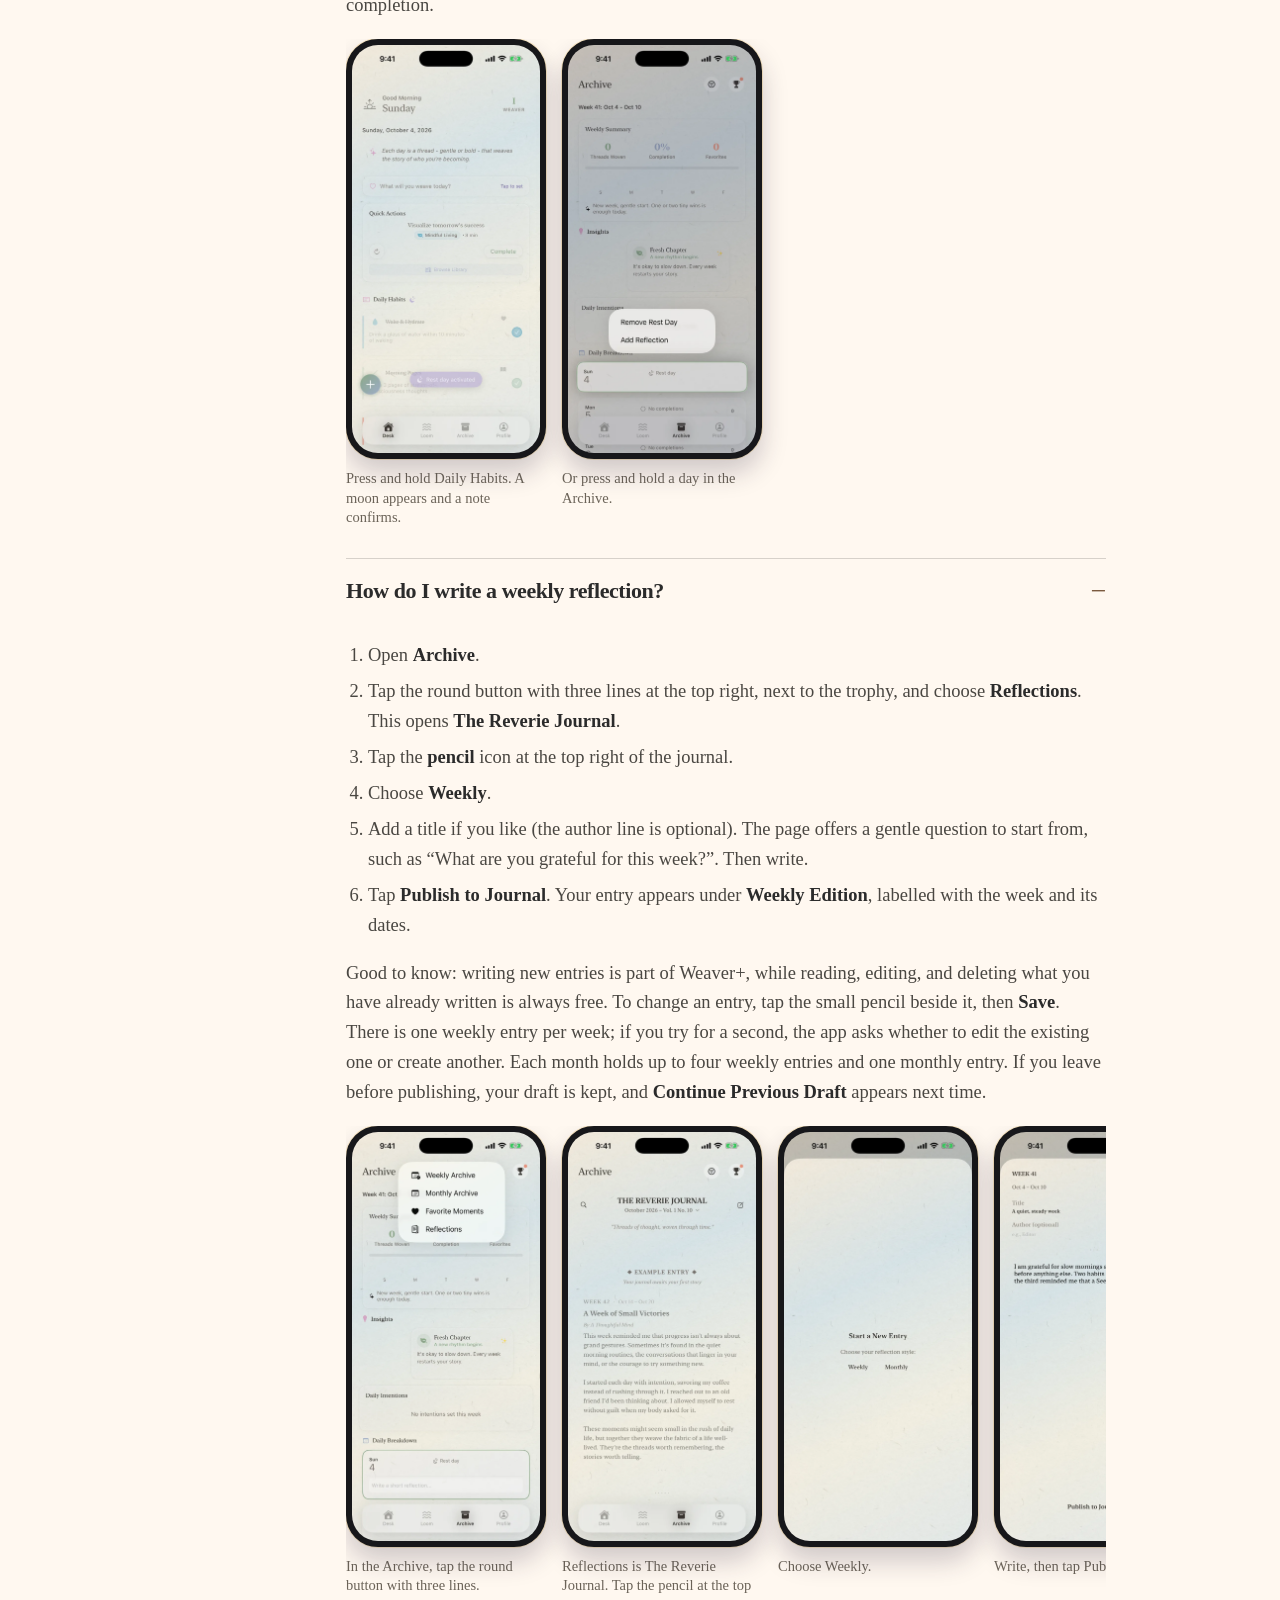
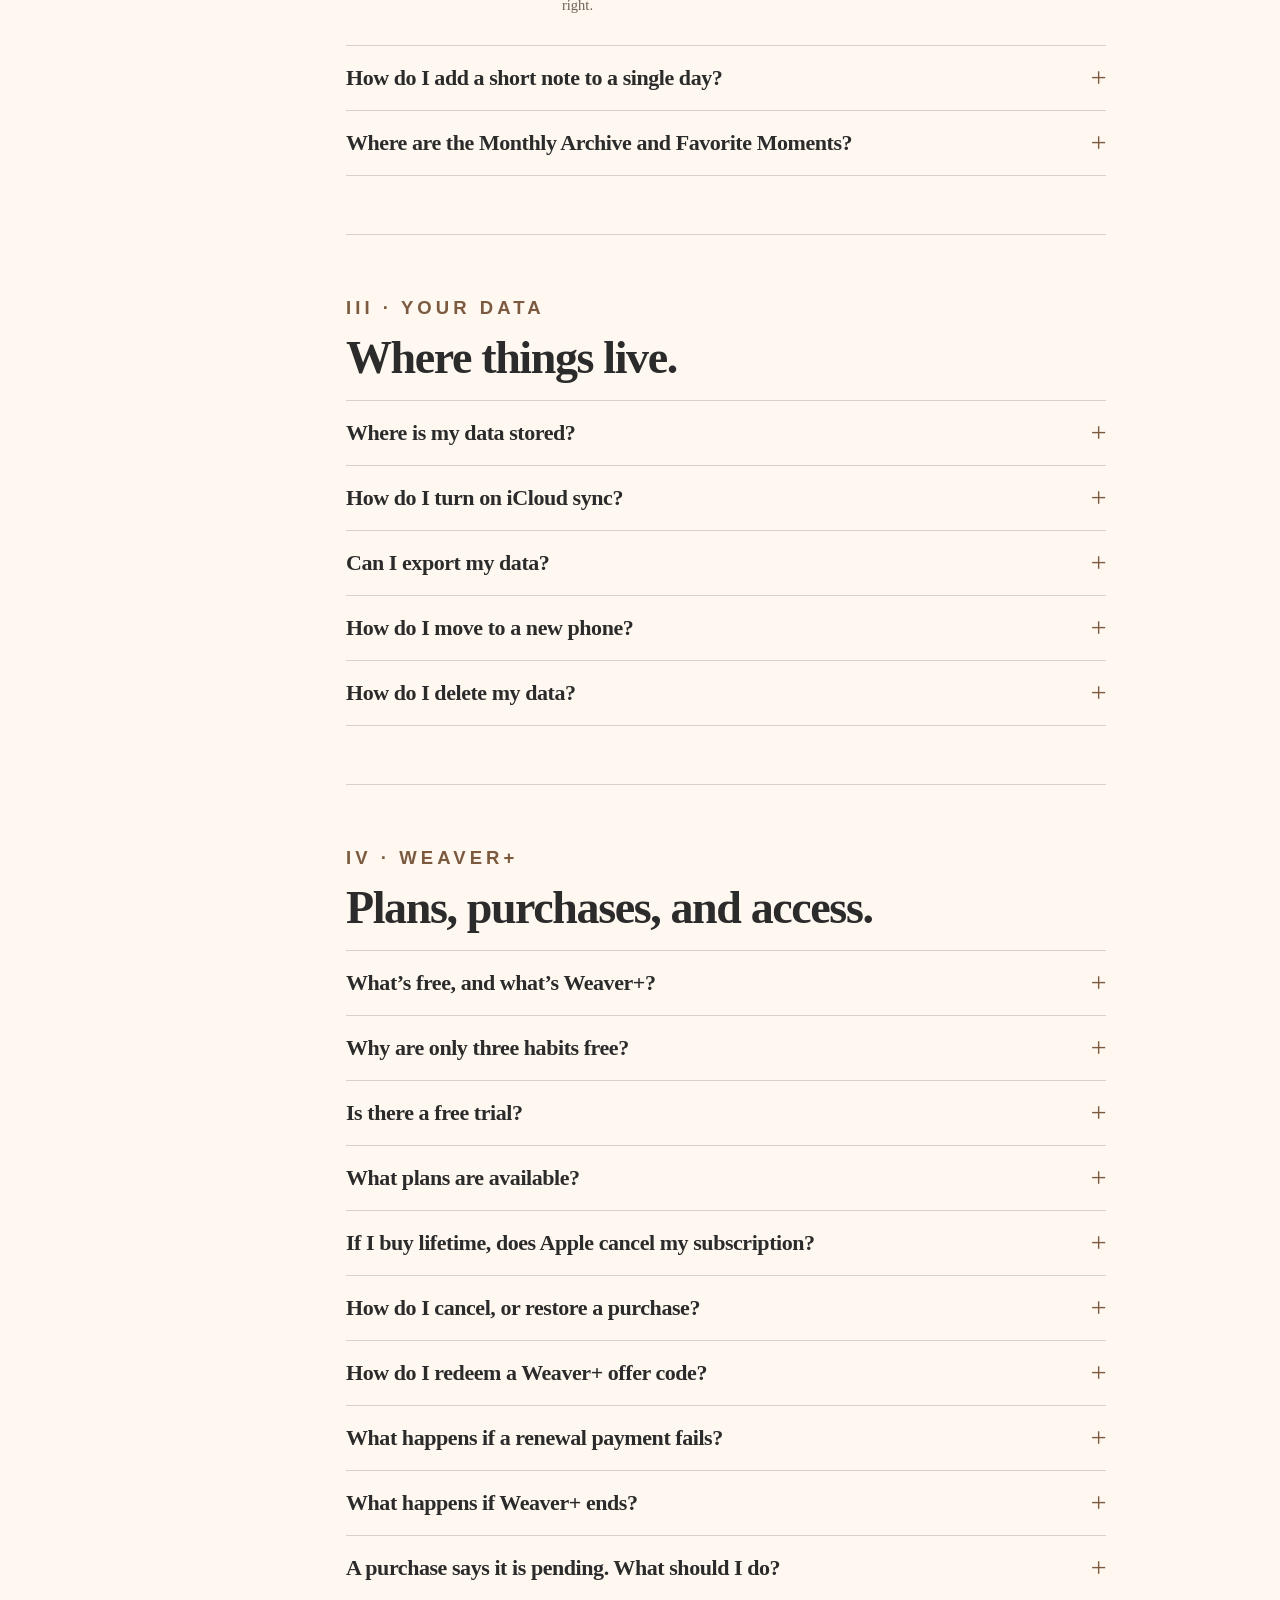
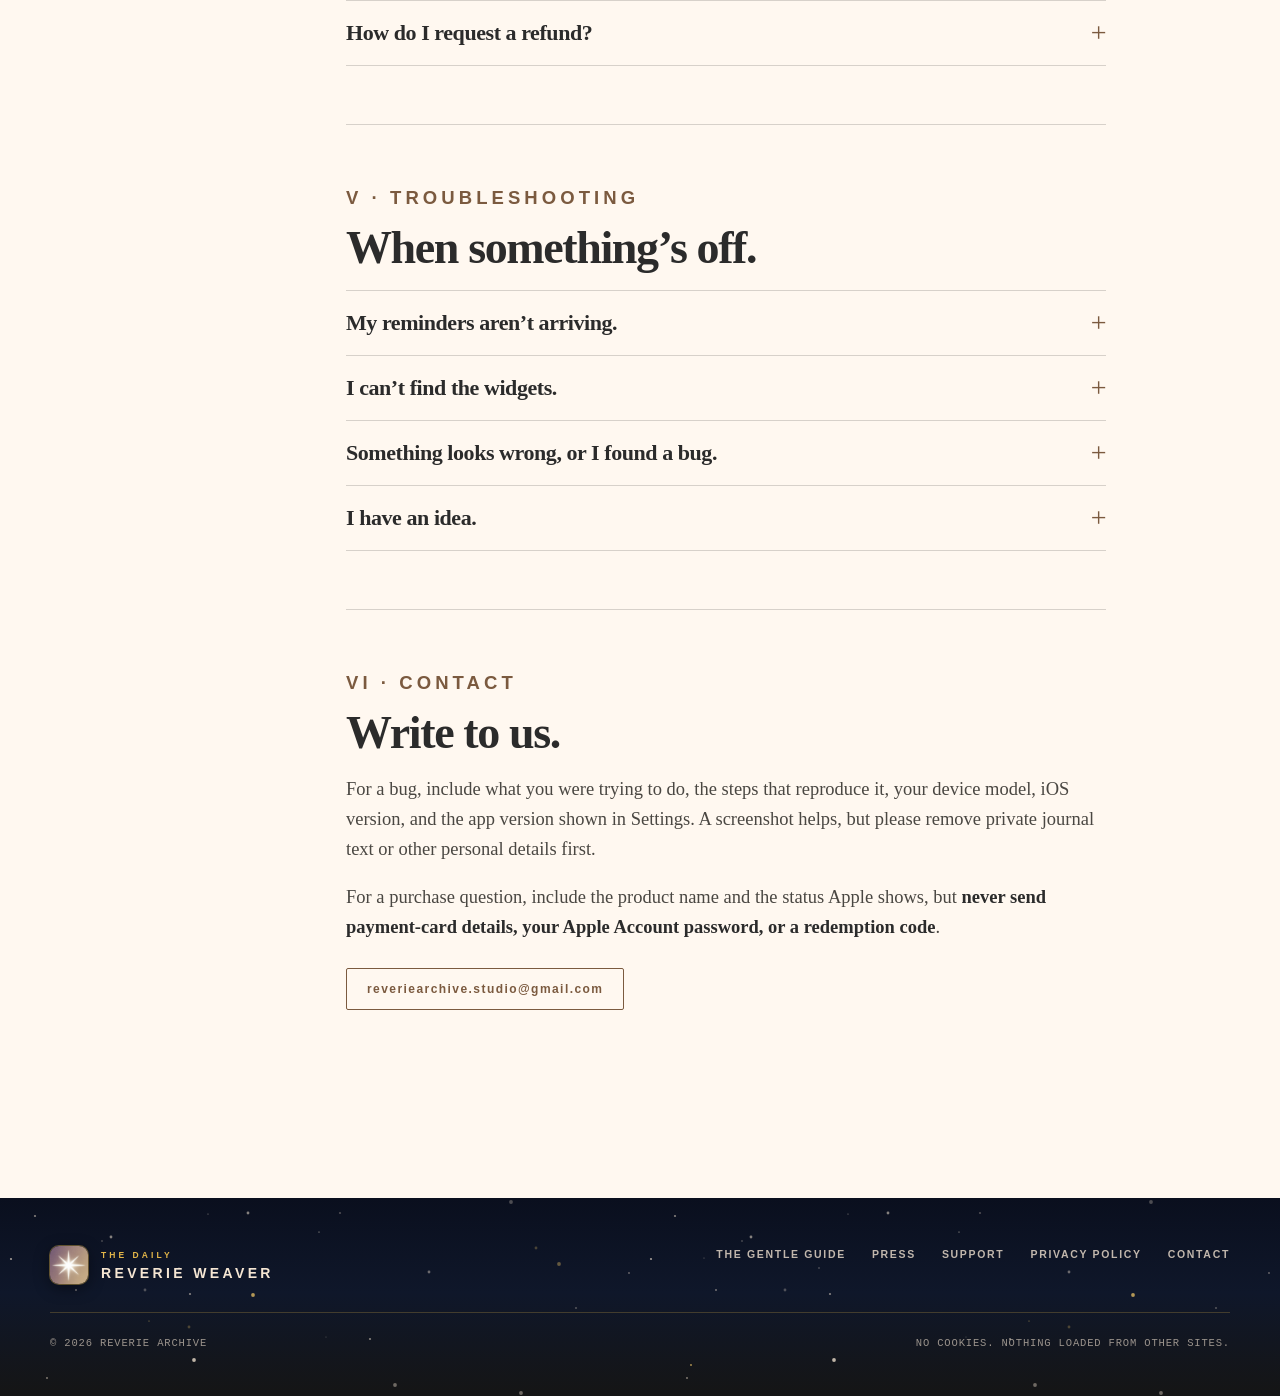
<file: support.html>
<!doctype html>
<html lang="en">
<head>
<meta charset="utf-8">
<meta name="viewport" content="width=device-width, initial-scale=1">
<title>Support | Reverie Weaver</title>
<meta name="description" content="Answers to common questions about Reverie Weaver: getting started, your data, Weaver+, and troubleshooting. And how to reach us.">
<meta name="color-scheme" content="light dark">
<meta name="theme-color" content="#0F172A">
<meta property="og:type" content="website">
<meta property="og:title" content="Support | Reverie Weaver">
<meta property="og:description" content="Answers to common questions about Reverie Weaver, and how to reach us.">
<meta property="og:image" content="https://reveriearchive-studio.github.io/reverie-weaver/img/og.jpg">
<meta name="twitter:card" content="summary_large_image">
<link rel="icon" type="image/png" sizes="32x32" href="img/favicon-32.png">
<link rel="apple-touch-icon" href="img/apple-touch-icon.png">
<link rel="stylesheet" href="css/site.css">
<script>document.documentElement.className += ' js';</script>
<script src="js/site.js" defer></script>
</head>
<body>
<a class="skip" href="#main">Skip to the content</a>

<div class="thread-top" aria-hidden="true"><b></b></div>

<header class="site night">
  <div class="stars" aria-hidden="true"></div>
  <div class="shell">
    <div class="topline"><span>A habit companion for iPhone and iPad</span><span>No ads &middot; No account &middot; Works offline</span></div>
    <nav class="primary" aria-label="Primary">
      <a class="wordmark" href="./"><img src="img/icon-192.png" width="38" height="38" alt=""><span><small>The Daily</small>Reverie Weaver</span></a>
      <div class="nav-links">
        <a href="./#desk">Chapters</a>
        <a href="guide.html">The Gentle Guide</a>
        <a href="./#plans">Plans</a>
        <a href="press.html">Press</a>
        <a href="support.html" aria-current="page">Support</a>
        <span class="nav-cta">Coming to the App Store</span>
      </div>
    </nav>
  </div>
</header>

<main id="main">
  <section class="page-hero">
    <div class="shell">
      <p class="eyebrow">Support</p>
      <h1>Questions, answered gently.</h1>
      <p class="lede">Quick answers first. If yours isn&rsquo;t here, write to us and say what you were trying to do.</p>
    </div>
  </section>

  <div class="shell doc">
    <nav class="toc" aria-label="On this page">
      <span class="kicker">On this page</span>
      <ol>
        <li><a href="#start">Getting started</a></li>
        <li><a href="#find">Finding things</a></li>
        <li><a href="#data">Your data</a></li>
        <li><a href="#plus">Weaver+</a></li>
        <li><a href="#help">Troubleshooting</a></li>
        <li><a href="#contact">Contact</a></li>
      </ol>
    </nav>

    <article class="prose">

      <section id="start">
        <p class="eyebrow">I &middot; Getting started</p>
        <h2>The basics.</h2>

        <details class="qa"><summary>Do I need an account?</summary><div class="answer"><p>No. Open the app and begin. There&rsquo;s nothing to sign up for or log in to.</p></div></details>
        <details class="qa"><summary>Which devices does it run on?</summary><div class="answer"><p>iPhone and iPad with iOS 17.6 or later.</p></div></details>
        <details class="qa"><summary>What&rsquo;s the difference between Simple Mode and Full Mode?</summary><div class="answer"><p><strong>Simple Mode</strong> is the Desk on its own: three slots for the day (morning, afternoon, evening), a focus button, and an Up Next reminder. <strong>Full Mode</strong> is the complete Weaver, with the Loom, the Archive, the Habit Library, and guided programs.</p><p>To switch, tap the <strong>+</strong> button on the Desk and choose Full Mode or Simple Mode. Nothing is lost either way. <a href="guide.html#modes">More in the Gentle Guide.</a></p></div></details>
        <details class="qa"><summary>Which languages does it support?</summary><div class="answer"><p>English and Simplified Chinese. Choose one in Settings, under Language, and relaunch the app to apply it fully.</p></div></details>
        <details class="qa"><summary>How do I add a habit?</summary><div class="answer"><p>Tap the <strong>+</strong> button on the Desk, then <strong>Create New</strong> to write your own, or <strong>Browse Library</strong> to look through ready-made habits. Browsing the Habit Library is free. Adding from it is part of Weaver+.</p></div></details>
      </section>

      <section id="find">
        <p class="eyebrow">II &middot; Finding things</p>
        <h2>The two that are easy to miss.</h2>
        <p>Both of these live in <strong>Full Mode</strong>. Simple Mode shows only the Desk, so tap the <strong>+</strong> button and choose <strong>Full Mode</strong> first.</p>

        <details class="qa" open><summary>How do I set a rest day?</summary><div class="answer">
          <p>There are two ways, and both take a press and hold.</p>
          <ol>
            <li><strong>On the Desk (today):</strong> press and hold the <strong>Daily Habits</strong> heading for about a second. A small moon appears beside it, your habit list dims, and a &ldquo;Rest day activated&rdquo; note confirms. Press and hold again to take the rest day back.</li>
            <li><strong>In the Archive (any day this week):</strong> open <strong>Archive</strong>, scroll to <strong>Daily Breakdown</strong>, press and hold that day&rsquo;s card, and choose <strong>Mark as Rest Day</strong> (or <strong>Remove Rest Day</strong>). The Archive lets you mark up to two rest days in a week.</li>
          </ol>
          <p>A rest day pauses your streak instead of breaking it, and it isn&rsquo;t counted against that week&rsquo;s completion.</p>
          <div class="shots"><figure><div class="phone"><img src="img/shots/rest-desk.webp" width="760" height="1651" loading="lazy" decoding="async" alt="The Desk after pressing and holding Daily Habits: a moon icon beside the heading and a Rest day activated note."></div><figcaption>Press and hold Daily Habits. A moon appears and a note confirms.</figcaption></figure><figure><div class="phone"><img src="img/shots/rest-archive-menu.webp" width="760" height="1651" loading="lazy" decoding="async" alt="The Archive's Daily Breakdown with a day card held down, showing Remove Rest Day and Add Reflection."></div><figcaption>Or press and hold a day in the Archive.</figcaption></figure></div>
        </div></details>

        <details class="qa" open><summary>How do I write a weekly reflection?</summary><div class="answer">
          <ol>
            <li>Open <strong>Archive</strong>.</li>
            <li>Tap the round button with three lines at the top right, next to the trophy, and choose <strong>Reflections</strong>. This opens <strong>The Reverie Journal</strong>.</li>
            <li>Tap the <strong>pencil</strong> icon at the top right of the journal.</li>
            <li>Choose <strong>Weekly</strong>.</li>
            <li>Add a title if you like (the author line is optional). The page offers a gentle question to start from, such as &ldquo;What are you grateful for this week?&rdquo;. Then write.</li>
            <li>Tap <strong>Publish to Journal</strong>. Your entry appears under <strong>Weekly Edition</strong>, labelled with the week and its dates.</li>
          </ol>
          <p>Good to know: writing new entries is part of Weaver+, while reading, editing, and deleting what you have already written is always free. To change an entry, tap the small pencil beside it, then <strong>Save</strong>. There is one weekly entry per week; if you try for a second, the app asks whether to edit the existing one or create another. Each month holds up to four weekly entries and one monthly entry. If you leave before publishing, your draft is kept, and <strong>Continue Previous Draft</strong> appears next time.</p>
          <div class="shots"><figure><div class="phone"><img src="img/shots/archive-sections.webp" width="760" height="1651" loading="lazy" decoding="async" alt="The Archive's menu: Weekly Archive, Monthly Archive, Favorite Moments, and Reflections."></div><figcaption>In the Archive, tap the round button with three lines.</figcaption></figure><figure><div class="phone"><img src="img/shots/journal-home.webp" width="760" height="1651" loading="lazy" decoding="async" alt="The Reverie Journal with an example entry, a magnifier at the left and a pencil icon at the right."></div><figcaption>Reflections is The Reverie Journal. Tap the pencil at the top right.</figcaption></figure><figure><div class="phone"><img src="img/shots/journal-style.webp" width="760" height="1651" loading="lazy" decoding="async" alt="Start a New Entry: choose your reflection style, Weekly or Monthly."></div><figcaption>Choose Weekly.</figcaption></figure><figure><div class="phone"><img src="img/shots/journal-write.webp" width="760" height="1651" loading="lazy" decoding="async" alt="The weekly entry for Week 41 with a title and a few written lines, and a Publish to Journal button."></div><figcaption>Write, then tap Publish to Journal.</figcaption></figure><figure><div class="phone"><img src="img/shots/journal-published.webp" width="760" height="1651" loading="lazy" decoding="async" alt="The published entry for Week 41 under Weekly Edition, with a small pencil to edit it."></div><figcaption>Your entry appears under Weekly Edition.</figcaption></figure></div>
        </div></details>

        <details class="qa"><summary>How do I add a short note to a single day?</summary><div class="answer">
          <p>In <strong>Archive</strong>, under <strong>Daily Breakdown</strong>, press and hold the day&rsquo;s card and choose <strong>Add Reflection</strong>. A &ldquo;Write a short reflection&hellip;&rdquo; line opens on the card.</p>
          <div class="shots"><figure><div class="phone"><img src="img/shots/day-note.webp" width="760" height="1651" loading="lazy" decoding="async" alt="A day card in the Archive with a Write a short reflection line open beneath it."></div><figcaption>A short reflection on a day card.</figcaption></figure></div>
        </div></details>

        <details class="qa"><summary>Where are the Monthly Archive and Favorite Moments?</summary><div class="answer"><p>In the same place: the round button with three lines at the top right of the Archive. It switches between <strong>Weekly Archive</strong>, <strong>Monthly Archive</strong>, <strong>Favorite Moments</strong>, and <strong>Reflections</strong>. Tapping the word &ldquo;Archive&rdquo; at the top takes you back to the weekly page.</p></div></details>
      </section>

      <section id="data">
        <p class="eyebrow">III &middot; Your data</p>
        <h2>Where things live.</h2>

        <details class="qa"><summary>Where is my data stored?</summary><div class="answer"><p>On your device. We have no servers that receive your habits, reflections, tasks, or photos. If you turn on iCloud sync, your data travels through your own private iCloud account instead. <a href="privacy.html">Read the privacy policy.</a></p></div></details>
        <details class="qa"><summary>How do I turn on iCloud sync?</summary><div class="answer"><p>Open Settings (the gear on the Profile screen; in Simple Mode, switch to Full Mode first) and switch on iCloud Sync. It&rsquo;s off by default and needs you to be signed in to iCloud on your device. If you aren&rsquo;t, the switch stays off and the line under it says why. A message explains what will happen, then you close and reopen the app to start syncing. Until you do, the line under the switch reads &ldquo;Starts when you reopen the app.&rdquo;</p></div></details>
        <details class="qa"><summary>Can I export my data?</summary><div class="answer"><p>Yes, in two ways. <strong>Export Habits &amp; Reflections</strong> saves your habits, completion history, and reflections as a JSON file to keep or share. It doesn&rsquo;t include tasks, focus sessions, program progress, achievements, or PDFs, and it can&rsquo;t be re-imported, so it&rsquo;s a personal record rather than a full backup. You can also export a month&rsquo;s reflections as a PDF.</p></div></details>
        <details class="qa"><summary>How do I move to a new phone?</summary><div class="answer"><p>Turn on iCloud Sync in Settings on your current device and give it a moment online so your latest changes upload. On the new phone, sign in to the same iCloud account, finish the welcome screens, and turn iCloud Sync on before you add anything new, then close and reopen the app. Your habits, reflections, and progress arrive; if you created things on the new phone first, they&rsquo;re merged in alongside, so you may need to delete a duplicate. If something looks missing, close the app fully and open it again. A few things stay on each device: reminders (open a habit and save it to set its reminder on the new phone), a few Settings choices such as language and Simplify Background, and the day count on your journey. Please don&rsquo;t rely on the export file for this, since it can&rsquo;t be re-imported.</p></div></details>
        <details class="qa"><summary>How do I delete my data?</summary><div class="answer"><p>Edit or delete habits, reflections, and tasks any time inside the app. Settings also has Storage Management, including a way to clear data older than a year. Deleting the app removes its local data, and if you used iCloud sync you can manage that data in your iCloud settings.</p></div></details>
      </section>

      <section id="plus">
        <p class="eyebrow">IV &middot; Weaver+</p>
        <h2>Plans, purchases, and access.</h2>

        <details class="qa"><summary>What&rsquo;s free, and what&rsquo;s Weaver+?</summary><div class="answer"><p>Reverie Weaver is free to start: up to three active habits of your own, the forgiving core (tiers, streaks, rest days, scheduling), the whole Grimoire, and a lighter Loom. Weaver+ adds the Habit Library, guided programs, unlimited habits, focus sessions and priority tasks, writing new reflections, and more. <a href="./#plans">See the full list.</a></p></div></details>
        <details class="qa"><summary>Why are only three habits free?</summary><div class="answer"><p>The free version is meant to be a real taste, not a demo: three habits of your own, the forgiving core, and the entire Grimoire. More habits, the Habit Library, and the guided programs are part of Weaver+, which is how the app stays ad-free and independent.</p></div></details>
        <details class="qa"><summary>Is there a free trial?</summary><div class="answer"><p>The annual plan includes a 7-day free trial for eligible Apple Accounts. The monthly plan doesn&rsquo;t. The purchase screen shows the offer Apple has made available to your account before you confirm.</p></div></details>
        <details class="qa"><summary>What plans are available?</summary><div class="answer"><p>In the United States, Weaver+ is planned at <strong>$3.99 a month</strong> or <strong>$24.99 a year</strong>. The annual plan includes the eligible 7-day trial. Your App Store shows the actual product, price, currency, and eligibility for your account before purchase.</p><p>A <strong>$59.99 lifetime purchase</strong> may appear only during Reverie Weaver&rsquo;s year-turning season, from December 20 through Lunar New Year&rsquo;s Day. It is a one-time purchase, not a subscription. Availability and local price are always shown by the App Store.</p></div></details>
        <details class="qa"><summary>If I buy lifetime, does Apple cancel my subscription?</summary><div class="answer"><p>No. A one-time purchase does not automatically cancel an existing Apple subscription. Check your subscription in iPhone Settings under your name, then <strong>Subscriptions</strong>, so you do not keep renewing a plan you no longer need.</p></div></details>
        <details class="qa"><summary>How do I cancel, or restore a purchase?</summary><div class="answer"><p>Manage or cancel a Weaver+ subscription in your iPhone&rsquo;s Settings app: tap your name, then <strong>Subscriptions</strong>. Reverie Weaver also provides a <strong>Manage Subscription</strong> action when Apple reports an active subscription. To recover an earlier subscription or lifetime purchase on this device, choose <strong>Restore Purchases</strong>. Restore asks Apple to verify your entitlement again; it never charges you.</p></div></details>
        <details class="qa"><summary>How do I redeem a Weaver+ offer code?</summary><div class="answer"><p>Open Reverie Weaver&rsquo;s Settings and tap <strong>Redeem Code</strong>. Apple presents the secure redemption sheet; Reverie Weaver never sees or stores the code. Access appears after the App Store verifies the subscription offer. Offer codes are time-limited Weaver+ access, not a permanent or lifetime purchase.</p></div></details>
        <details class="qa"><summary>What happens if a renewal payment fails?</summary><div class="answer"><p>If Apple places the subscription in Billing Grace Period, Weaver+ remains available for up to 3 days while Apple tries the payment again. If Apple cannot recover it by the end of that grace period, premium access pauses. Updating your payment method or restoring after recovery asks Apple to refresh the entitlement.</p></div></details>
        <details class="qa"><summary>What happens if Weaver+ ends?</summary><div class="answer"><p><strong>Nothing you made is deleted.</strong> Habits, focus sessions, reflections, programs, and progress remain stored. Existing writing stays readable, editable, and deletable. A premium guided program pauses at its saved day rather than continuing unpaid; it resumes there if Weaver+ returns. Gentle Rhythm Week and Level 1 of Project 50 remain available under the free rules.</p><p>If a premium focus scene is active when access ends, the current session may finish without a jarring visual change. The next session uses the free <strong>Quiet Loom</strong> scene.</p></div></details>
        <details class="qa"><summary>A purchase says it is pending. What should I do?</summary><div class="answer"><p>Apple may hold a purchase for approval or payment verification. Reverie Weaver will not unlock paid access until Apple confirms the transaction, and you should not need to buy it again. Return to the app after approval and use <strong>Restore Purchases</strong> if the status has not refreshed.</p></div></details>
        <details class="qa"><summary>How do I request a refund?</summary><div class="answer"><p>Apple processes purchases and refunds. Visit <a href="https://reportaproblem.apple.com/">reportaproblem.apple.com</a> and sign in with the Apple Account used for the purchase. Reverie Archive cannot issue an App Store refund or see your payment details.</p></div></details>
      </section>

      <section id="help">
        <p class="eyebrow">V &middot; Troubleshooting</p>
        <h2>When something&rsquo;s off.</h2>

        <details class="qa"><summary>My reminders aren&rsquo;t arriving.</summary><div class="answer"><p>First check your iPhone&rsquo;s Settings under <strong>Notifications &rarr; Reverie Weaver</strong> and make sure notifications are allowed. Reminder times are set on each habit.</p><p>Habit reminders respect Focus and Scheduled Summary by default. If you want eligible habit reminders to request more immediate delivery, turn on <strong>Time Sensitive Habit Reminders</strong> in Reverie Weaver&rsquo;s Settings and also allow Time Sensitive Notifications for the app in iOS. iOS and your Focus configuration make the final delivery decision. This is not a Critical Alert: Silent Mode and system notification settings still apply.</p><p><strong>Wake-Up Nudge is separate.</strong> It remains an ordinary notification and does not use the Time Sensitive habit-reminder option.</p></div></details>
        <details class="qa"><summary>I can&rsquo;t find the widgets.</summary><div class="answer"><p>Touch and hold an empty spot on your Home Screen, tap the + button, and search for Reverie Weaver. Today&rsquo;s Threads, Completion Ring, and Quick Action are free. Journey Progress and Loom Focus are part of Weaver+.</p></div></details>
        <details class="qa"><summary>Something looks wrong, or I found a bug.</summary><div class="answer"><p>We&rsquo;d like to hear about it. Please write with what you were doing, your iPhone or iPad model and iOS version, and the app version (in Settings), and a screenshot if you can.</p></div></details>
        <details class="qa"><summary>I have an idea.</summary><div class="answer"><p>Lovely. Write to us below, or use <strong>Send Feedback</strong> in the app&rsquo;s Settings.</p></div></details>
      </section>

      <section id="contact">
        <p class="eyebrow">VI &middot; Contact</p>
        <h2>Write to us.</h2>
        <p>For a bug, include what you were trying to do, the steps that reproduce it, your device model, iOS version, and the app version shown in Settings. A screenshot helps, but please remove private journal text or other personal details first.</p>
        <p>For a purchase question, include the product name and the status Apple shows, but <strong>never send payment-card details, your Apple Account password, or a redemption code</strong>.</p>
        <p><a class="mail" href="mailto:reveriearchive.studio@gmail.com?subject=Reverie%20Weaver%20Support">reveriearchive.studio@gmail.com</a></p>
      </section>

    </article>
  </div>
</main>

<footer class="site night">
  <div class="stars" aria-hidden="true"></div>
  <div class="shell">
    <div class="footer-top">
      <div>
        <a class="wordmark" href="./"><img src="img/icon-192.png" width="38" height="38" alt=""><span><small>The Daily</small>Reverie Weaver</span></a>
      </div>
      <nav class="footer-links" aria-label="Footer">
        <a href="guide.html">The Gentle Guide</a>
        <a href="press.html">Press</a>
        <a href="support.html">Support</a>
        <a href="privacy.html">Privacy policy</a>
        <a href="mailto:reveriearchive.studio@gmail.com">Contact</a>
      </nav>
    </div>
    <div class="footer-base">
      <span>&copy; <span data-year>2026</span> Reverie Archive</span>
      <span>No cookies. Nothing loaded from other sites.</span>
    </div>
  </div>
</footer>
</body>
</html>
</file>
<file: css/site.css>
/*
  Reverie Weaver site.

  One idea: the page is the Weaver's Grimoire, opened. The app's own look carries over exactly:
  warm paper and a serif for the day, and for the Grimoire cards, antique gold on midnight with a
  solid and a dashed border and a star or moon in each corner. System fonts only and no third-party
  requests, so the site keeps the promise the app makes (nothing leaves the page).

  Layout of this file: tokens, base, night surfaces, header, buttons, rail, hero, ticker, chapters,
  tarot cards, each section's own layout, the document pages, motion, dark mode, responsive, print.
*/

/* ───────── Tokens ───────── */
:root {
  color-scheme: light dark;

  /* paper (the day) */
  --paper: #FFF8F0;
  --paper-2: #F5EBDD;
  --card: #FFFCF7;
  --ink: #2B2B2B;
  --ink-2: #4A4742;
  --muted: #6B6358;
  --rule: #E2D8CA;
  --bronze: #7B5A3F;
  --sage: #8BA888;
  --sage-deep: #4F6E4D;
  --dusty-deep: #52658C;
  --lavender: #B5A8D4;
  --lavender-deep: #6B5E90;
  --rose-deep: #A8472F;

  /* night (the Grimoire) */
  --night-0: #0A0F1E;
  --night-1: #0F172A;
  --night-2: #151B30;
  --night-3: #151515;
  --gold: #E2B549;
  --gold-2: #E6C063;
  --gold-deep: #B8902F;
  --gold-dim: rgba(226, 181, 73, .42);
  --parch: #F5E6D3;
  --parch-2: rgba(245, 230, 211, .78);
  --parch-3: rgba(245, 230, 211, .6);

  /* surface-dependent (overridden inside .night and in dark mode) */
  --fg: var(--ink);
  --fg-2: var(--ink-2);
  --fg-3: var(--muted);
  --line: rgba(74, 71, 66, .22);
  --accent: var(--bronze);
  --focus: #6B5E90;
  --tag-free: #3E5E3C;
  --tag-free-line: rgba(79, 110, 77, .5);
  --tag-plus: #5B4E80;
  --tag-plus-line: rgba(107, 94, 144, .5);

  --serif: ui-serif, "New York", "Iowan Old Style", "Palatino Linotype", Palatino, "Book Antiqua", Georgia, serif;
  --sans: -apple-system, BlinkMacSystemFont, "SF Pro Text", "Segoe UI", Roboto, "Helvetica Neue", Arial, sans-serif;
  --mono: ui-monospace, "SF Mono", SFMono-Regular, Menlo, Consolas, monospace;
  --ease: cubic-bezier(.2, .7, .2, 1);

  /* the closing sky mirrors the app's time-of-day background; site.js overrides these to the hour */
  --sky-1: #FFF4E0;
  --sky-2: #FFE9C5;
  --sky-3: #E8EAF6;
  --sky-4: #FFF0D4;
  --band-ink: #2B2B2B;
  --band-veil: rgba(255, 248, 240, 0);
}

/* ───────── Base ───────── */
* { box-sizing: border-box; }
html { scroll-behavior: smooth; -webkit-text-size-adjust: 100%; overflow-x: clip; }
body {
  margin: 0;
  overflow-x: clip;
  background: var(--paper);
  color: var(--fg);
  font: 400 18px/1.6 var(--serif);
}
/* Film grain, the same trick the app and the privacy page use. */
body::before {
  content: "";
  position: fixed;
  inset: 0;
  z-index: 60;
  pointer-events: none;
  opacity: .06;
  background-image: url("data:image/svg+xml,%3Csvg xmlns='http://www.w3.org/2000/svg' width='140' height='140'%3E%3Cfilter id='n'%3E%3CfeTurbulence type='fractalNoise' baseFrequency='0.9' numOctaves='2' stitchTiles='stitch'/%3E%3CfeColorMatrix values='0 0 0 0 0.3 0 0 0 0 0.22 0 0 0 0 0.14 0 0 0 0.9 0'/%3E%3C/filter%3E%3Crect width='140' height='140' filter='url(%23n)'/%3E%3C/svg%3E");
}
img { max-width: 100%; height: auto; }
a { color: inherit; text-decoration-color: var(--line); text-underline-offset: 3px; }
a:hover { text-decoration-color: currentColor; }
:focus-visible { outline: 3px solid var(--focus); outline-offset: 3px; border-radius: 2px; }
::selection { background: var(--gold); color: #1A1405; }

h1, h2, h3, h4 { font-family: var(--serif); font-weight: 700; letter-spacing: -.03em; margin: 0; }
p { margin: 0 0 1em; }

.skip {
  position: absolute; left: 12px; top: -56px; z-index: 100;
  padding: 11px 16px; background: var(--gold); color: #1A1405;
  font: 700 13px/1 var(--sans); text-decoration: none; border-radius: 3px;
}
.skip:focus { top: 12px; }

.shell { width: min(1180px, calc(100% - 40px)); margin: 0 auto; }
/* Grid children may shrink below their content, so a wide phone strip scrolls instead of widening the page. */
.hero-grid > *, .feature-grid > *, .grim-top > *, .notes > *, .plan-grid > *, .doc > *, .spread > * { min-width: 0; }

/* Small tracked labels: the app's masthead voice. */
.eyebrow, .kicker {
  font: 700 11px/1.4 var(--sans);
  letter-spacing: .22em;
  text-transform: uppercase;
}
.eyebrow { color: var(--accent); margin: 0; }
.kicker { color: var(--fg-3); }
.mono { font: 500 11px/1.6 var(--mono); letter-spacing: .1em; text-transform: uppercase; }

/* Ornaments: a hairline with a diamond in the middle, as on the Grimoire cards. */
.rule { display: flex; align-items: center; gap: 12px; color: var(--accent); margin: 26px 0; }
.rule::before, .rule::after { content: ""; flex: 1; height: 1px; background: currentColor; opacity: .5; }
.rule i { width: 7px; height: 7px; background: currentColor; transform: rotate(45deg); flex: none; }

/* Gold text. Bright gold only ever sits on night; on paper numerals use .bronze. */
.gild { color: var(--gold); }
@supports (-webkit-background-clip: text) or (background-clip: text) {
  .gild {
    background: linear-gradient(100deg, #C9A24A 0%, #F2D98A 28%, #FFF4CF 50%, #F2D98A 72%, #C9A24A 100%);
    background-size: 240% 100%;
    background-position: 20% 0;
    -webkit-background-clip: text; background-clip: text;
    -webkit-text-fill-color: transparent; color: transparent;
  }
  .bronze {
    background: linear-gradient(180deg, #A67E1C 0%, #7B5A3F 100%);
    -webkit-background-clip: text; background-clip: text;
    -webkit-text-fill-color: transparent; color: transparent;
  }
}
.bronze { color: var(--bronze); }

.tag {
  display: inline-block; padding: 6px 10px; border-radius: 99px; border: 1px solid;
  font: 700 9.5px/1 var(--sans); letter-spacing: .16em; text-transform: uppercase; white-space: nowrap;
}
.tag.free { color: var(--tag-free); border-color: var(--tag-free-line); }
.tag.plus { color: var(--tag-plus); border-color: var(--tag-plus-line); }

.sr { position: absolute; width: 1px; height: 1px; overflow: hidden; clip: rect(0 0 0 0); white-space: nowrap; }

/* ───────── Night surfaces ───────── */
.night {
  --fg: var(--parch);
  --fg-2: var(--parch-2);
  --fg-3: var(--parch-3);
  --line: rgba(226, 181, 73, .24);
  --accent: var(--gold);
  --focus: #F2D98A;
  --tag-free: #B9D6B5;
  --tag-free-line: rgba(139, 168, 136, .6);
  --tag-plus: #D3C8F0;
  --tag-plus-line: rgba(181, 168, 212, .65);
  position: relative;
  isolation: isolate;
  background: linear-gradient(180deg, var(--night-0) 0%, var(--night-1) 48%, var(--night-3) 100%);
  color: var(--fg);
}
.stars { position: absolute; inset: 0; z-index: -1; overflow: hidden; pointer-events: none; }
.stars::before, .stars::after { content: ""; position: absolute; inset: 0; background-repeat: repeat; }
.stars::before { background-image: url("../img/stars-a.svg"); background-size: 640px 640px; opacity: .8; }
.stars::after { background-image: url("../img/stars-b.svg"); background-size: 880px 880px; background-position: 130px 90px; opacity: .8; }

/* ───────── Header ───────── */
header.site { position: relative; z-index: 6; }
header.site.night { background: var(--night-0); }   /* meets the hero's gradient with no seam */
.topline {
  display: flex; justify-content: space-between; gap: 16px; padding: 11px 0;
  font: 500 10px/1.3 var(--mono); letter-spacing: .14em; text-transform: uppercase; color: var(--fg-3);
  border-bottom: 1px solid var(--line);
}
nav.primary { min-height: 78px; display: flex; align-items: center; justify-content: space-between; gap: 24px; }
.wordmark {
  display: flex; align-items: center; gap: 13px; text-decoration: none; color: var(--fg);
  font: 800 14px/1 var(--sans); letter-spacing: .24em; text-transform: uppercase;
}
.wordmark small { display: block; margin-bottom: 6px; font: 700 8.5px/1 var(--sans); letter-spacing: .36em; color: var(--gold); }
.wordmark img { width: 38px; height: 38px; border-radius: 9px; box-shadow: 0 0 0 1px rgba(226, 181, 73, .4), 0 4px 16px rgba(0, 0, 0, .45); }
.nav-links { display: flex; gap: 28px; align-items: center; font: 600 10.5px/1 var(--sans); letter-spacing: .17em; text-transform: uppercase; }
.nav-links a { color: var(--fg-2); text-decoration: none; padding: 10px 0; border-bottom: 1px solid transparent; }
.nav-links a:hover, .nav-links a[aria-current="page"] { color: var(--gold); border-bottom-color: var(--gold); }
.nav-cta {
  padding: 11px 15px; border: 1px solid var(--gold-dim); border-radius: 2px; color: var(--gold);
  font: 700 10px/1 var(--sans); letter-spacing: .16em; text-transform: uppercase; white-space: nowrap;
}

/* ───────── Buttons ───────── */
.button {
  display: inline-flex; align-items: center; gap: 10px; padding: 16px 22px; border-radius: 2px;
  border: 1px solid #C79B2E; background: linear-gradient(180deg, #EBC45F, #D9A935); color: #1A1405;
  font: 800 11px/1 var(--sans); letter-spacing: .17em; text-transform: uppercase; text-decoration: none; cursor: pointer;
  box-shadow: 0 8px 26px rgba(226, 181, 73, .26);
  transition: filter .2s, transform .2s var(--ease);
}
.button:hover { filter: brightness(1.07); transform: translateY(-1px); }
.button.ghost { background: transparent; color: var(--fg); border-color: rgba(245, 230, 211, .4); box-shadow: none; }
.button.ghost:hover { border-color: var(--gold); color: var(--gold); }
.button.ink { background: var(--night-1); border-color: var(--night-1); color: var(--gold); box-shadow: none; }
.button.outline { background: transparent; color: var(--fg); border-color: var(--line); box-shadow: none; }
.button.outline:hover { border-color: var(--accent); color: var(--accent); }

/* ───────── Reading thread and chapter rail ───────── */
.thread-top { position: fixed; inset: 0 0 auto 0; height: 3px; z-index: 70; background: rgba(226, 181, 73, .14); pointer-events: none; }
.thread-top b { display: block; height: 100%; transform-origin: 0 50%; transform: scaleX(0); background: linear-gradient(90deg, #B8902F, #F2D98A); box-shadow: 0 0 10px rgba(242, 217, 138, .7); }

.rail { position: fixed; left: 18px; top: 50%; translate: 0 -50%; z-index: 40; display: none; }
.rail ol {
  list-style: none; margin: 0; padding: 10px 7px; display: flex; flex-direction: column; gap: 4px;
  background: rgba(10, 15, 30, .8); -webkit-backdrop-filter: blur(8px); backdrop-filter: blur(8px);
  border: 1px solid rgba(226, 181, 73, .3); border-radius: 30px;
}
.rail a {
  position: relative; display: grid; place-items: center; width: 34px; height: 34px; border-radius: 50%;
  font: 600 12px/1 var(--serif); color: rgba(245, 230, 211, .72); text-decoration: none;
  transition: background .25s, color .25s;
}
.rail a:hover { color: var(--gold); }
.rail a[aria-current="true"] { background: var(--gold); color: #1A1405; }
.rail a em {
  position: absolute; left: 46px; white-space: nowrap; padding: 8px 11px; border-radius: 3px;
  background: var(--night-0); color: var(--gold); border: 1px solid rgba(226, 181, 73, .3);
  font: 600 10px/1 var(--sans); letter-spacing: .16em; text-transform: uppercase; font-style: normal;
  opacity: 0; transform: translateX(-4px); pointer-events: none; transition: opacity .2s, transform .2s;
}
.rail a:hover em, .rail a:focus-visible em { opacity: 1; transform: none; }
@media (min-width: 1360px) { .rail { display: block; } }

/* ───────── Hero ───────── */
.hero { position: relative; padding: 30px 0 76px; overflow: hidden; }
.hero-grid { display: grid; grid-template-columns: minmax(0, 1fr) minmax(380px, .95fr); gap: 40px; align-items: center; min-height: 700px; }
.hero-copy { position: relative; padding: 20px 0 30px; }
.hero h1 { margin: 18px 0 24px; max-width: 740px; font-size: clamp(50px, 6.4vw, 94px); line-height: .94; letter-spacing: -.04em; color: var(--parch); }
.lede { margin: 0; max-width: 540px; color: var(--fg-2); font-size: clamp(19px, 1.9vw, 23px); line-height: 1.45; }
.hero-actions { display: flex; flex-wrap: wrap; gap: 14px; margin-top: 34px; }
.notice { margin: 26px 0 0; max-width: 520px; color: var(--fg-3); font: 500 10.5px/1.7 var(--mono); letter-spacing: .1em; text-transform: uppercase; }
.hero .constellation { position: absolute; right: 4%; top: -118px; width: min(250px, 46%); color: var(--gold); opacity: .6; }

.stage { position: relative; display: grid; place-items: center; min-height: 680px; }
.stage-glow {
  position: absolute; inset: -4% -6%; pointer-events: none;
  background:
    radial-gradient(closest-side at 50% 48%, rgba(226, 181, 73, .22), transparent 72%),
    radial-gradient(closest-side at 22% 74%, rgba(131, 152, 201, .18), transparent 74%);
}
.orbit { position: absolute; left: 50%; top: 50%; translate: -50% -50%; width: min(640px, 122%); aspect-ratio: 1; color: rgba(226, 181, 73, .6); pointer-events: none; }
.orbit svg { display: block; width: 100%; height: 100%; overflow: visible; }
.o-ring { transform-box: fill-box; transform-origin: center; }
.o-core { color: #F2D98A; filter: drop-shadow(0 0 12px rgba(242, 217, 138, .75)); }

.fan { position: absolute; inset: 0; z-index: 1; pointer-events: none; }
.fan img { position: absolute; width: clamp(150px, 17vw, 212px); filter: drop-shadow(0 24px 30px rgba(0, 0, 0, .55)); }
.fan .c1 { left: 1%; top: 13%; rotate: -13deg; }
.fan .c2 { right: -1%; top: 34%; rotate: 11deg; }

.phone {
  position: relative; z-index: 2; margin: 0; width: min(318px, 78%);
  border: 9px solid #17171A; border-radius: 50px; overflow: hidden; background: #17171A;
  box-shadow: 0 0 0 1px rgba(226, 181, 73, .38), 0 40px 70px rgba(0, 0, 0, .5), 0 0 80px rgba(226, 181, 73, .16);
  rotate: -2deg;
}
.phone img { display: block; width: 100%; height: auto; }
.paper-note {
  position: absolute; z-index: 3; left: -8px; bottom: 48px; max-width: 232px; padding: 18px 20px;
  background: var(--parch); color: #2B2B2B; border: 1px dashed rgba(123, 90, 63, .6);
  box-shadow: 8px 12px 24px rgba(0, 0, 0, .42); rotate: -4deg;
}
.paper-note .kicker { color: #7B5A3F; }
.paper-note p { margin: 8px 0 0; font: italic 17px/1.3 var(--serif); }

.spark { position: absolute; z-index: 4; width: 20px; height: 20px; color: #F2D98A; pointer-events: none; filter: drop-shadow(0 0 6px rgba(242, 217, 138, .8)); }
.spark.s1 { left: 12%; top: 8%; }
.spark.s2 { right: 10%; top: 14%; width: 28px; height: 28px; }
.spark.s3 { right: 2%; bottom: 20%; width: 15px; height: 15px; }
.spark.s4 { left: 30%; bottom: 6%; width: 17px; height: 17px; }
.spark.s5 { left: 0; top: 52%; width: 13px; height: 13px; }

/* ───────── Ticker ───────── */
.ticker { overflow: hidden; background: var(--night-0); border-block: 1px solid rgba(226, 181, 73, .28); color: var(--gold); }
.ticker-inner { display: flex; width: max-content; white-space: nowrap; padding: 14px 0; font: 700 11px/1 var(--sans); letter-spacing: .22em; text-transform: uppercase; }
.ticker-inner span { display: inline-flex; align-items: center; gap: 26px; padding-right: 26px; }
.ticker-inner svg { width: 11px; height: 11px; flex: none; color: var(--gold-2); }

/* ───────── Chapters ───────── */
section.block { position: relative; padding: 112px 0; }
.alt { background: var(--paper-2); border-block: 1px solid var(--line); }
.chapter-head { display: grid; grid-template-columns: auto minmax(0, 1fr); gap: clamp(20px, 3vw, 40px); align-items: end; margin-bottom: 56px; }
.numeral { font: 400 clamp(76px, 10vw, 136px)/.78 var(--serif); letter-spacing: -.05em; }
.chapter-head h2 { margin: 10px 0 0; font-size: clamp(36px, 4.6vw, 62px); line-height: 1; max-width: 800px; }
.chapter-head .eyebrow { margin-bottom: 6px; }
.whisper { margin: 14px 0 0; max-width: 620px; color: var(--fg-3); font: italic 19px/1.45 var(--serif); }
.section-intro { max-width: 640px; margin: 0 0 48px; color: var(--fg-2); font-size: 20px; line-height: 1.5; }

/* ───────── Tarot cards (the Grimoire's own frame) ───────── */
.tarot {
  position: relative; border-radius: 24px; padding: 26px 22px 24px; color: var(--parch);
  background: radial-gradient(120% 70% at 50% 0%, #18213A 0%, var(--night-1) 55%, var(--night-3) 100%);
  border: 2px solid rgba(226, 181, 73, .64);
  box-shadow: 0 22px 44px rgba(6, 10, 24, .38), inset 0 0 0 1px rgba(226, 181, 73, .1);
  --fg: var(--parch); --fg-2: var(--parch-2); --fg-3: var(--parch-3); --accent: var(--gold);
  --tag-free: #B9D6B5; --tag-free-line: rgba(139, 168, 136, .6); --tag-plus: #D3C8F0; --tag-plus-line: rgba(181, 168, 212, .65);
}
.tarot::before { content: ""; position: absolute; inset: 9px; border: 1px dashed rgba(226, 181, 73, .34); border-radius: 16px; pointer-events: none; }
.orn { position: absolute; width: 13px; height: 13px; color: var(--gold); }
.orn.tl { top: 15px; left: 15px; } .orn.tr { top: 15px; right: 15px; }
.orn.bl { bottom: 15px; left: 15px; } .orn.br { bottom: 15px; right: 15px; }
.card-no { margin: 2px 0 14px; text-align: center; font: 600 20px/1 var(--serif); letter-spacing: .06em; color: var(--gold); }

.spread { display: grid; grid-template-columns: repeat(3, minmax(0, 1fr)); gap: 28px; align-items: start; }
.spread .tarot:nth-child(2) { margin-top: 34px; }
.art { border-radius: 14px; overflow: hidden; border: 1px solid rgba(226, 181, 73, .38); background: var(--night-0); aspect-ratio: 9 / 10; }
.art img { display: block; width: 100%; height: 100%; object-fit: cover; }
.tarot h3 { margin: 20px 0 8px; text-align: center; font-size: 21px; line-height: 1.1; letter-spacing: .15em; text-transform: uppercase; }
.tarot > p { margin: 0; text-align: center; color: var(--fg-2); font-size: 16.5px; line-height: 1.5; }
.tag-row { display: flex; justify-content: center; flex-wrap: wrap; gap: 8px; margin-top: 16px; }

/* ───────── Grace ───────── */
.feature-grid { display: grid; grid-template-columns: minmax(0, 1.05fr) minmax(0, .95fr); gap: clamp(36px, 6vw, 84px); align-items: center; }
.feature-grid.flip > :first-child { order: 2; }
.copy p { max-width: 540px; color: var(--fg-2); font-size: 20px; line-height: 1.5; }
.copy h3 { margin: 30px 0 6px; font-size: 24px; letter-spacing: -.02em; }
.copy .lead { color: var(--ink); font-size: 22px; }
.copy ul { margin: 18px 0 0; padding: 0; list-style: none; max-width: 540px; }
.copy ul:not(.facets) li { position: relative; padding: 12px 0 12px 28px; border-top: 1px solid var(--line); color: var(--fg-2); font-size: 17.5px; line-height: 1.45; }
.copy ul:not(.facets) li:last-child { border-bottom: 1px solid var(--line); }
.copy ul:not(.facets) li::before { content: ""; position: absolute; left: 0; top: 17px; width: 13px; height: 13px; background: url("../img/spark.svg") center / contain no-repeat; }
.copy li strong { color: var(--fg); }

.tiers { display: grid; grid-template-columns: repeat(3, minmax(0, 1fr)); gap: 12px; margin: 28px 0 10px; max-width: 540px; }
.tier {
  position: relative; border-radius: 16px; padding: 18px 12px 16px; text-align: center; color: var(--parch);
  background: linear-gradient(180deg, #131B33, var(--night-3)); border: 1.5px solid rgba(226, 181, 73, .52);
}
.tier svg { display: block; margin: 0 auto 10px; color: var(--gold); filter: drop-shadow(0 0 7px rgba(226, 181, 73, .6)); }
.tier b { display: block; font: 700 11px/1 var(--sans); letter-spacing: .22em; text-transform: uppercase; color: var(--gold); }
.tier span { display: block; margin-top: 9px; font: 500 15px/1.3 var(--serif); color: var(--parch-2); }
.tier-note { margin: 0; font: italic 18px/1.4 var(--serif); color: var(--fg-3); }

.showcase { position: relative; display: grid; place-items: center; min-height: 600px; }
.showcase .halo { position: absolute; width: 86%; aspect-ratio: 1; border-radius: 50%; background: radial-gradient(closest-side, rgba(226, 181, 73, .28), rgba(226, 181, 73, 0) 72%); }
.showcase .phone { width: min(320px, 82%); rotate: 2deg; box-shadow: 0 30px 50px rgba(43, 31, 60, .28), 0 6px 14px rgba(43, 31, 60, .18), 0 0 0 1px rgba(226, 181, 73, .3); }
.showcase.tilt-l .phone { rotate: -2deg; }

/* ───────── Interlude ───────── */
.interlude { position: relative; padding: 156px 0 104px; text-align: center; overflow: hidden; }
.interlude blockquote { position: relative; margin: 0 auto; max-width: 780px; }
.interlude blockquote p { margin: 0; color: var(--parch); font: italic 400 clamp(26px, 3.6vw, 46px)/1.22 var(--serif); letter-spacing: -.02em; }
.interlude cite { display: block; margin-top: 24px; font: 700 10.5px/1.6 var(--sans); letter-spacing: .22em; text-transform: uppercase; color: var(--gold); font-style: normal; }
.interlude .constellation { position: absolute; left: 50%; top: 26px; translate: -50% 0; width: min(440px, 72%); color: var(--gold); opacity: .5; }

/* constellation lines */
.constellation { display: block; overflow: visible; }
.constellation polyline { fill: none; stroke: currentColor; stroke-width: 1; stroke-linecap: round; stroke-linejoin: round; opacity: .75; }
.constellation use { color: #F2D98A; }

/* ───────── Loom list ───────── */
.facets { margin: 22px 0 0; padding: 0; list-style: none; max-width: 560px; }
.facets li { display: grid; grid-template-columns: minmax(0, 1fr) auto; gap: 6px 16px; align-items: baseline; padding: 13px 0; border-top: 1px solid var(--line); }
.facets li:last-child { border-bottom: 1px solid var(--line); }
.facets strong { color: var(--fg); font-size: 18px; }
.facets span { grid-column: 1; color: var(--fg-3); font-size: 16px; line-height: 1.4; }
.facets .tag { grid-column: 2; grid-row: 1; }

/* ───────── Grimoire ───────── */
#grimoire .chapter-head h2 { color: var(--parch); }
.grim-top { display: grid; grid-template-columns: minmax(0, .9fr) minmax(0, 1.1fr); gap: clamp(30px, 5vw, 76px); align-items: center; }
.grim-copy p { max-width: 520px; color: var(--fg-2); font-size: 20px; line-height: 1.5; }
.grim-copy .signal { margin-top: 26px; padding-top: 20px; border-top: 1px solid var(--line); color: var(--gold); font: italic 22px/1.35 var(--serif); }
.grim-stage { position: relative; min-height: 640px; display: grid; place-items: center; }
.grim-stage .orbit { width: min(600px, 118%); }
.grim-stage .spark.s1 { left: 3%; top: 7%; }
.grim-stage .spark.s3 { right: 1%; bottom: 14%; }
.duo { position: relative; z-index: 2; display: grid; grid-template-columns: repeat(2, minmax(0, 1fr)); gap: 18px; width: min(560px, 100%); align-items: center; }
.duo .phone { width: 100%; border-width: 7px; border-radius: 40px; }
.duo .phone:first-child { rotate: -3deg; translate: 0 -22px; }
.duo .phone:last-child { rotate: 3deg; translate: 0 26px; }

.grim-block { margin-top: 104px; }
.grim-block > h3 { font-size: clamp(28px, 3.4vw, 42px); line-height: 1.05; color: var(--parch); }
.grim-block > p { max-width: 640px; margin: 14px 0 34px; color: var(--fg-2); font-size: 19px; line-height: 1.5; }

/* index of constellations: sealed cards that turn over to show the hint carved on the back */
.index { display: grid; grid-template-columns: repeat(auto-fill, minmax(150px, 1fr)); gap: 16px; }
.cstar { position: relative; display: block; aspect-ratio: 2 / 3; padding: 0; color: var(--parch); text-align: center; perspective: 900px; }
.js .cstar { cursor: pointer; }
.cstar:focus-visible { border-radius: 16px; }
.cstar .face {
  position: absolute; inset: 0; display: flex; flex-direction: column; align-items: center; border-radius: 16px;
  background: linear-gradient(180deg, var(--night-1), var(--night-3)); border: 1.5px solid rgba(226, 181, 73, .5);
  box-shadow: 0 14px 28px rgba(0, 0, 0, .35);
  -webkit-backface-visibility: hidden; backface-visibility: hidden; transition: transform .75s var(--ease);
}
.cstar .face::before { content: ""; position: absolute; inset: 6px; border: 1px dashed rgba(226, 181, 73, .28); border-radius: 11px; pointer-events: none; }
.cstar .front { justify-content: space-between; padding: 14px 10px 12px; }
.cstar .no { font: 600 15px/1 var(--serif); color: var(--gold); letter-spacing: .06em; }
.cstar .gem { width: 62px; height: 62px; color: var(--c, var(--gold)); filter: drop-shadow(0 0 9px var(--c, var(--gold))); }
.cstar .nm { font: 700 11px/1.25 var(--serif); letter-spacing: .14em; text-transform: uppercase; }
.cstar .nm .ct { display: block; }
.cstar .ct { margin-top: 5px; font: 600 8.5px/1.3 var(--sans); letter-spacing: .16em; text-transform: uppercase; color: var(--gold); }
.cstar .lock { width: 12px; height: 12px; color: rgba(226, 181, 73, .7); margin-top: 7px; }
.cstar .back { justify-content: center; gap: 9px; padding: 14px 12px; transform: rotateY(180deg); }
.cstar .back .ct { margin: 0; }
.cstar .back .hint { font: italic 14px/1.35 var(--serif); color: var(--parch); }
.cstar .back small { font: 500 12px/1.35 var(--serif); color: var(--parch-3); }
.js .cstar[aria-pressed="true"] .front { transform: rotateY(-180deg); }
.js .cstar[aria-pressed="true"] .back { transform: rotateY(0); }
/* without script the hint simply shows on the back face, stacked under the front */
html:not(.js) .cstar { aspect-ratio: auto; display: grid; gap: 10px; }
html:not(.js) .cstar .face { position: relative; inset: auto; transform: none; padding: 16px 12px; }

/* six levels, drawn as a constellation line */
.levels-line { list-style: none; margin: 0; padding: 0; display: grid; grid-template-columns: repeat(6, minmax(0, 1fr)); position: relative; }
.levels-line::before { content: ""; position: absolute; left: 8.33%; right: 8.33%; top: 34px; height: 1px; background: linear-gradient(90deg, transparent, var(--gold-dim) 8%, var(--gold-dim) 92%, transparent); }
.levels-line li { position: relative; text-align: center; padding: 0 6px; }
.levels-line .node { display: grid; place-items: center; width: 68px; height: 68px; margin: 0 auto 12px; border-radius: 50%; background: var(--night-1); position: relative; }
.levels-line svg { display: block; color: var(--gold); filter: drop-shadow(0 0 8px rgba(226, 181, 73, .6)); }
.levels-line b { display: block; font: 700 11px/1.3 var(--sans); letter-spacing: .16em; text-transform: uppercase; color: var(--parch); }
.levels-line span { display: block; margin-top: 6px; font: 500 14px/1.3 var(--serif); color: var(--parch-3); }
.beyond { margin: 34px 0 0; color: var(--fg-3); font: italic 18px/1.5 var(--serif); }
.beyond strong { color: var(--gold); font-style: normal; font-weight: 600; letter-spacing: .02em; }

/* the notes: one found, the rest sealed */
.notes { display: grid; grid-template-columns: minmax(0, 1.25fr) minmax(0, 1fr); gap: 22px; align-items: start; }
.note-open {
  position: relative; padding: 30px 30px 26px; background: var(--parch); color: #2B2B2B;
  border: 1px dashed rgba(123, 90, 63, .65); box-shadow: 12px 16px 30px rgba(0, 0, 0, .4); rotate: -1deg;
}
.note-open .kicker { color: #7B5A3F; }
.note-open h4 { margin: 8px 0 14px; font-size: 26px; letter-spacing: -.02em; }
.note-open p { margin: 0 0 12px; font: 400 18.5px/1.55 var(--serif); }
.note-open blockquote { margin: 0 0 12px; padding-left: 16px; border-left: 3px solid rgba(123, 90, 63, .5); font-style: italic; }
.note-open .unsigned { color: #6B5A48; font-size: 16px; }
.sealed-list { display: grid; gap: 12px; }
.note-sealed { display: grid; grid-template-columns: 44px minmax(0, 1fr); gap: 14px; align-items: center; padding: 14px 16px; border-radius: 14px; background: linear-gradient(180deg, #121A30, var(--night-3)); border: 1px solid rgba(226, 181, 73, .4); }
.seal { display: grid; place-items: center; width: 44px; height: 44px; border-radius: 50%; color: #3B2A0A; background: radial-gradient(circle at 35% 30%, #F2D98A, #C79B2E 70%); box-shadow: 0 0 14px rgba(226, 181, 73, .35); }
.seal svg { width: 20px; height: 20px; }
.note-sealed b { display: block; font: 700 16px/1.25 var(--serif); color: var(--parch); }
.note-sealed div > span { display: block; margin-top: 3px; font: 600 9.5px/1.4 var(--sans); letter-spacing: .16em; text-transform: uppercase; color: var(--gold); }

/* ───────── Private ───────── */
.private { text-align: center; }
.private h2 { max-width: 860px; margin: 16px auto 20px; font-size: clamp(36px, 4.8vw, 64px); line-height: 1; }
.private .section-intro { margin: 0 auto; }
.private-grid { margin-top: 52px; display: grid; grid-template-columns: repeat(3, minmax(0, 1fr)); border-block: 1px solid var(--line); text-align: left; }
.private-grid > div { padding: 30px 24px 32px; }
.private-grid > div + div { border-left: 1px solid var(--line); }
.private-grid strong { display: block; margin-bottom: 10px; font: 700 28px/1.05 var(--serif); letter-spacing: -.03em; }
.private-grid span { color: var(--fg-3); font-size: 17px; line-height: 1.5; }
.more { display: inline-block; margin-top: 30px; font: 700 10.5px/1 var(--sans); letter-spacing: .17em; text-transform: uppercase; color: var(--accent); }

/* ───────── Plans ───────── */
.plan-grid { display: grid; grid-template-columns: repeat(2, minmax(0, 1fr)); gap: 26px; align-items: stretch; }
.plan { position: relative; padding: 36px 34px 32px; border-radius: 22px; background: var(--card); border: 1px solid var(--line); }
.plan h3 { margin: 12px 0 4px; font-size: 32px; }
.plan .sub { margin: 0 0 20px; color: var(--fg-3); font-size: 17px; }
.plan ul { margin: 0; padding: 0; list-style: none; }
.plan li { position: relative; padding: 12px 0 12px 26px; border-top: 1px solid var(--line); color: var(--fg-2); font-size: 17px; line-height: 1.42; }
.plan li::before { content: ""; position: absolute; left: 0; top: 17px; width: 12px; height: 12px; background: url("../img/spark.svg") center / contain no-repeat; }
.plan.paid { color: var(--parch); background: radial-gradient(120% 70% at 50% 0%, #18213A 0%, var(--night-1) 55%, var(--night-3) 100%); border: 2px solid rgba(226, 181, 73, .6); --fg-2: var(--parch-2); --fg-3: var(--parch-3); --line: rgba(226, 181, 73, .24); --accent: var(--gold); --tag-plus: #D3C8F0; --tag-plus-line: rgba(181, 168, 212, .65); }
.plan.paid::before { content: ""; position: absolute; inset: 9px; border: 1px dashed rgba(226, 181, 73, .3); border-radius: 15px; pointer-events: none; }
.plan.paid h3 { color: var(--parch); }
.price-line { margin: 34px 0 0; max-width: 780px; color: var(--fg-2); font-size: 18px; line-height: 1.55; }
.price-line strong { color: var(--fg); }
.promise { margin: 12px 0 0; max-width: 780px; color: var(--fg-3); font: italic 18px/1.5 var(--serif); }

/* ───────── Closing sky ───────── */
.closing { position: relative; overflow: hidden; padding: 112px 0; text-align: center; color: var(--band-ink); background: linear-gradient(135deg, var(--sky-1), var(--sky-2), var(--sky-3), var(--sky-4)); }
.closing::before { content: ""; position: absolute; inset: 0; background: var(--band-veil); pointer-events: none; }
.closing > .shell { position: relative; }
.closing .eyebrow { color: inherit; opacity: .9; }
.closing h2 { max-width: 820px; margin: 16px auto 22px; font-size: clamp(38px, 5.2vw, 72px); line-height: .98; }
.closing p { max-width: 540px; margin: 0 auto 32px; font-size: 20px; line-height: 1.45; }
.closing .spark { color: currentColor; filter: none; opacity: .5; }
.closing .spark.a { right: 8%; top: 24%; width: 46px; height: 46px; }
.closing .spark.b { left: 9%; bottom: 20%; width: 26px; height: 26px; }
.closing .actions { display: flex; flex-wrap: wrap; justify-content: center; gap: 14px; }
.closing .button.ink { box-shadow: 0 8px 24px rgba(15, 23, 42, .3); }
.closing .button.outline { border-color: currentColor; color: inherit; }

/* ───────── Footer ───────── */
footer.site { padding: 48px 0 44px; }
.footer-top { display: flex; justify-content: space-between; gap: 28px; flex-wrap: wrap; padding-bottom: 28px; border-bottom: 1px solid var(--line); }
.footer-top .wordmark { color: var(--fg); }
.footer-note { margin: 0; max-width: 460px; color: var(--fg-3); font-size: 15.5px; line-height: 1.5; }
.footer-links { display: flex; gap: 12px 26px; flex-wrap: wrap; align-items: baseline; font: 600 10.5px/1.6 var(--sans); letter-spacing: .16em; text-transform: uppercase; }
.footer-links a { text-decoration: none; color: var(--fg-2); }
.footer-links a:hover { color: var(--gold); text-decoration: underline; text-underline-offset: 5px; }
.footer-base { display: flex; justify-content: space-between; gap: 18px; flex-wrap: wrap; padding-top: 22px; color: var(--fg-3); font: 500 10.5px/1.6 var(--mono); letter-spacing: .08em; text-transform: uppercase; }

/* ───────── Document pages (guide, press, support) ───────── */
.page-hero { position: relative; padding: 84px 0 56px; border-bottom: 1px solid var(--line); }
.page-hero h1 { margin: 16px 0 18px; max-width: 900px; font-size: clamp(44px, 6vw, 80px); line-height: .96; letter-spacing: -.04em; }
.page-hero .lede { max-width: 700px; color: var(--ink-2); }
.page-hero .eyebrow { color: var(--bronze); }

.doc { display: grid; grid-template-columns: 232px minmax(0, 1fr); gap: 64px; padding: 64px 0 110px; align-items: start; }
.toc { position: sticky; top: 24px; font: 700 10.5px/1.3 var(--sans); letter-spacing: .15em; text-transform: uppercase; }
.toc ol { margin: 14px 0 0; padding: 0; list-style: none; border-top: 1px solid var(--line); counter-reset: toc; }
.toc li { border-bottom: 1px solid var(--line); counter-increment: toc; }
.toc a { display: flex; gap: 12px; padding: 12px 0; text-decoration: none; color: var(--fg-3); }
.toc a::before { content: counter(toc, upper-roman); min-width: 22px; color: var(--accent); font-family: var(--serif); font-weight: 600; letter-spacing: .04em; }
.toc a:hover { color: var(--accent); }

.prose { max-width: 760px; }
.prose > section { padding: 0 0 58px; margin: 0 0 58px; border-bottom: 1px solid var(--line); scroll-margin-top: 24px; }
.prose > section:last-child { border-bottom: 0; margin-bottom: 0; }
.prose h2 { margin: 12px 0 18px; font-size: clamp(32px, 4vw, 46px); line-height: 1.02; }
.prose h3 { margin: 30px 0 8px; font-size: 24px; letter-spacing: -.02em; }
.prose p, .prose li { color: var(--fg-2); font-size: 18.5px; line-height: 1.62; }
.prose ul, .prose ol { padding-left: 22px; }
.prose li { margin: 6px 0; }
.prose strong { color: var(--fg); }
.prose .eyebrow { color: var(--accent); }

.callout {
  position: relative; margin: 26px 0; padding: 24px 28px; background: var(--parch); color: #2B2B2B;
  border: 1px dashed rgba(123, 90, 63, .6); border-radius: 4px; box-shadow: 6px 8px 18px rgba(67, 42, 26, .12);
  font: italic 21px/1.45 var(--serif);
}
.callout p, .callout li { color: inherit; font: inherit; }
.callout p:last-child { margin-bottom: 0; }
.callout .who { display: block; margin-top: 10px; font: 700 10.5px/1.4 var(--sans); letter-spacing: .18em; text-transform: uppercase; color: #7B5A3F; font-style: normal; }

.steps { list-style: none; margin: 28px 0 0; padding: 0; counter-reset: step; }
.steps > li { position: relative; margin: 0 0 40px; padding: 0 0 0 66px; counter-increment: step; }
.steps > li::before {
  content: counter(step, upper-roman); position: absolute; left: 0; top: -4px; display: grid; place-items: center; width: 48px; height: 48px; border-radius: 50%;
  background: var(--night-1); color: var(--gold); border: 1.5px solid rgba(226, 181, 73, .6); font: 600 16px/1 var(--serif);
}
.steps h3 { margin: 0 0 6px; color: var(--fg); }
.steps p { margin: 0 0 14px; }

.shots { display: flex; gap: 16px; margin: 18px 0 4px; padding: 0 0 6px; overflow-x: auto; scroll-snap-type: x proximity; -webkit-overflow-scrolling: touch; }
.shots figure { margin: 0; flex: 0 0 auto; width: 200px; scroll-snap-align: start; }
.prose > section > .shots figure { width: 224px; }
.shots .phone { width: 100%; rotate: none; border-width: 6px; border-radius: 32px; box-shadow: 0 14px 26px rgba(43, 31, 60, .22), 0 0 0 1px rgba(226, 181, 73, .28); }
.shots figcaption { margin-top: 10px; color: var(--fg-3); font: 500 14.5px/1.35 var(--serif); }

.tiers.flat { max-width: none; }
table.facts { width: 100%; border-collapse: collapse; margin: 18px 0; font-size: 17.5px; }
table.facts th, table.facts td { text-align: left; padding: 13px 16px 13px 0; border-top: 1px solid var(--line); vertical-align: top; }
table.facts th { width: 30%; font: 700 11px/1.5 var(--sans); letter-spacing: .13em; text-transform: uppercase; color: var(--fg-3); }
table.facts tr:last-child th, table.facts tr:last-child td { border-bottom: 1px solid var(--line); }
table.facts td { color: var(--fg-2); overflow-wrap: anywhere; }

.swatches { display: grid; grid-template-columns: repeat(auto-fill, minmax(150px, 1fr)); gap: 12px; margin: 22px 0; }
.swatch { border: 1px solid var(--line); background: var(--card); border-radius: 10px; overflow: hidden; }
.swatch i { display: block; height: 72px; }
.swatch span { display: block; padding: 10px 12px 12px; font: 500 11.5px/1.5 var(--mono); letter-spacing: .04em; color: var(--ink-2); }
.swatch b { display: block; font: 700 11px/1.4 var(--sans); letter-spacing: .1em; text-transform: uppercase; color: var(--ink); }

.assets { display: grid; grid-template-columns: repeat(auto-fill, minmax(176px, 1fr)); gap: 16px; margin: 22px 0; }
.asset { padding: 12px 12px 14px; text-align: center; border: 1px solid var(--line); border-radius: 12px; background: var(--card); }
.asset img { display: block; margin: 0 auto 12px; border-radius: 10px; max-height: 300px; width: auto; }
.asset .icon-img { border-radius: 22%; }
.asset a { display: block; font: 700 10px/1.5 var(--sans); letter-spacing: .13em; text-transform: uppercase; color: var(--bronze); }
.asset small { display: block; margin-top: 3px; color: var(--muted); font: 500 12px/1.4 var(--mono); }

.dodont { display: grid; grid-template-columns: repeat(2, minmax(0, 1fr)); gap: 18px; margin: 22px 0; }
.dodont > div { padding: 22px 24px; background: var(--card); border: 1px solid var(--line); border-radius: 12px; }
.dodont h3 { margin: 0 0 10px; font-size: 22px; }
.dodont ul { margin: 0; padding-left: 20px; }
.dodont li { font-size: 17px; line-height: 1.5; }
.dodont .yes { border-top: 4px solid var(--sage); }
.dodont .no { border-top: 4px solid #C98C7B; }

.copyblock { margin: 14px 0; padding: 20px 22px; background: var(--card); border: 1px solid var(--line); border-left: 4px solid var(--gold-deep); border-radius: 4px; }
.copyblock .kicker { display: block; margin-bottom: 8px; }
.copyblock p { margin: 0; font-size: 18px; }

details.qa { border-top: 1px solid var(--line); }
details.qa:last-of-type { border-bottom: 1px solid var(--line); }
details.qa summary { display: flex; justify-content: space-between; gap: 18px; padding: 18px 0; cursor: pointer; list-style: none; font: 700 22px/1.25 var(--serif); letter-spacing: -.02em; color: var(--fg); }
details.qa summary::-webkit-details-marker { display: none; }
details.qa summary::after { content: "+"; flex: none; font: 400 28px/1 var(--serif); color: var(--accent); }
details.qa[open] summary::after { content: "\2212"; }
details.qa .answer { padding: 0 0 20px; }
details.qa .answer p { margin: 0 0 12px; }

.mail { display: inline-block; margin: 6px 0 2px; padding: 14px 20px; border: 1px solid var(--bronze); border-radius: 2px; color: var(--bronze); font: 700 12px/1 var(--sans); letter-spacing: .12em; text-decoration: none; }
.mail:hover { background: var(--bronze); color: var(--paper); }

/* ───────── Motion ───────── */
@media (prefers-reduced-motion: no-preference) {
  .stars::before { animation: twinkle 7s ease-in-out infinite alternate; }
  .stars::after { animation: twinkle 5s ease-in-out -2s infinite alternate; }
  .gild { animation: shimmer 9s ease-in-out infinite; }
  .ticker-inner { animation: scroll 46s linear infinite; }
  .o-ring.a { animation: spin 140s linear infinite; }
  .o-ring.b { animation: spin 100s linear infinite reverse; }
  .spark { animation: pulse 4.6s ease-in-out infinite; }
  .spark.s2 { animation-delay: -1.4s; } .spark.s3 { animation-delay: -2.6s; } .spark.s4 { animation-delay: -.8s; } .spark.s5 { animation-delay: -3.4s; }
  .fan img { animation: drift 9s ease-in-out infinite; }
  .fan .c2 { animation-delay: -4.5s; }
  .constellation polyline { stroke-dasharray: 600; stroke-dashoffset: 600; animation: draw 3.4s var(--ease) .5s forwards; }
  .constellation use { animation: pulse 5s ease-in-out infinite; }
  .hero-copy > *, .stage { animation: rise 1s var(--ease) both; }
  .hero-copy > :nth-child(2) { animation-delay: .08s; } .hero-copy > :nth-child(3) { animation-delay: .16s; }
  .hero-copy > :nth-child(4) { animation-delay: .24s; } .hero-copy > :nth-child(5) { animation-delay: .32s; }
  .stage { animation-delay: .2s; }

  .js .reveal { opacity: 0; transform: translateY(20px); transition: opacity .9s var(--ease), transform .9s var(--ease); transition-delay: var(--d, 0s); }
  .js .reveal.in { opacity: 1; transform: none; }
}
@keyframes twinkle { from { opacity: .35; } to { opacity: 1; } }
@keyframes shimmer { 0%, 100% { background-position: 20% 0; } 50% { background-position: 90% 0; } }
@keyframes scroll { from { transform: translateX(0); } to { transform: translateX(-50%); } }
@keyframes spin { to { transform: rotate(360deg); } }
@keyframes pulse { 0%, 100% { opacity: .35; scale: .86; } 50% { opacity: 1; scale: 1.12; } }
@keyframes drift { 0%, 100% { translate: 0 0; } 50% { translate: 0 -9px; } }
@keyframes draw { to { stroke-dashoffset: 0; } }
@keyframes rise { from { opacity: 0; translate: 0 22px; } to { opacity: 1; translate: 0 0; } }

/* ───────── Dark mode: the day pages take the night palette, warm rather than blue ───────── */
@media (prefers-color-scheme: dark) {
  :root {
    --paper: #14110E;
    --paper-2: #1B1713;
    --card: #1F1A15;
    --ink: #F3E8D8;
    --ink-2: #D9CCB9;
    --muted: #AB9F8D;
    --rule: #2E2720;
    --bronze: #E2B549;
    --sage-deep: #A9C7A5;
    --lavender-deep: #C9BDE8;
    --fg: var(--ink); --fg-2: var(--ink-2); --fg-3: var(--muted);
    --line: rgba(243, 232, 216, .17);
    --accent: var(--gold);
    --focus: #F2D98A;
    --tag-free: #B9D6B5; --tag-free-line: rgba(139, 168, 136, .6);
    --tag-plus: #D3C8F0; --tag-plus-line: rgba(181, 168, 212, .65);
  }
  .bronze { background: linear-gradient(180deg, #F2D98A, #C9A24A); -webkit-background-clip: text; background-clip: text; -webkit-text-fill-color: transparent; color: transparent; }
  .copy .lead { color: var(--ink); }
  .showcase .halo { background: radial-gradient(closest-side, rgba(226, 181, 73, .2), rgba(226, 181, 73, 0) 72%); }
  .page-hero .lede { color: var(--ink-2); }
  .button.ink { background: var(--gold); border-color: var(--gold); color: #1A1405; }
  .mail { border-color: var(--gold); color: var(--gold); }
  .mail:hover { background: var(--gold); color: #1A1405; }
  .asset a { color: var(--gold); }
  .swatch span, .swatch b { color: var(--ink-2); }
  .swatch b { color: var(--ink); }
  .night .button.ink { background: transparent; color: var(--gold); border-color: var(--gold-dim); }
  .closing .button.ink { background: var(--night-1); border-color: var(--night-1); color: var(--gold); }
}

/* ───────── Responsive ───────── */
@media (max-width: 980px) {
  .hero-grid { grid-template-columns: 1fr; gap: 10px; min-height: 0; }
  .hero { padding-bottom: 50px; }
  .hero .constellation { opacity: .38; right: 0; width: 220px; }
  .stage { min-height: 600px; }
  .spread { grid-template-columns: 1fr; max-width: 480px; margin-inline: auto; gap: 24px; }
  .spread .tarot:nth-child(2) { margin-top: 0; }
  .feature-grid, .feature-grid.flip, .grim-top, .notes, .plan-grid { grid-template-columns: 1fr; gap: 40px; }
  .feature-grid.flip > :first-child { order: 0; }
  .showcase { min-height: 540px; }
  .grim-stage { min-height: 560px; }
  .levels-line { grid-template-columns: 1fr; gap: 0; }
  .levels-line::before { left: 22px; right: auto; top: 20px; bottom: 20px; width: 1px; height: auto; background: linear-gradient(180deg, transparent, var(--gold-dim) 8%, var(--gold-dim) 92%, transparent); }
  .levels-line li { display: grid; grid-template-columns: 44px minmax(0, 1fr); gap: 4px 16px; align-items: center; text-align: left; padding: 10px 0; }
  .levels-line .node { grid-row: 1 / span 2; margin: 0; width: 44px; height: 44px; }
  .doc { grid-template-columns: 1fr; gap: 28px; padding-top: 44px; }
  .toc { position: static; }
  .dodont { grid-template-columns: 1fr; }
}
@media (max-width: 860px) {
  body { font-size: 17px; }
  .shell { width: min(100% - 32px, 1180px); }
  .topline span:last-child, .nav-links { display: none; }
  nav.primary { min-height: 68px; }
  section.block { padding: 78px 0; }
  .chapter-head { grid-template-columns: 1fr; gap: 6px; margin-bottom: 40px; }
  .numeral { font-size: 82px; }
  .private-grid { grid-template-columns: 1fr; }
  .private-grid > div + div { border-left: 0; border-top: 1px solid var(--line); }
  .closing { padding: 82px 0; }
  .interlude { padding: 84px 0; }
  .grim-block { margin-top: 76px; }
  .tiers { grid-template-columns: 1fr; }
  .tier { display: grid; grid-template-columns: 44px minmax(0, 1fr); gap: 2px 14px; text-align: left; align-items: center; padding: 14px 16px; }
  .tier svg { grid-row: 1 / span 2; margin: 0; }
  table.facts th { width: 38%; }
}
@media (max-width: 520px) {
  .hero h1 { font-size: 46px; }
  .stage { min-height: 540px; }
  .fan img { width: 124px; }
  .paper-note { max-width: 190px; padding: 14px 16px; bottom: 30px; }
  .paper-note p { font-size: 15.5px; }
  .index { grid-template-columns: repeat(2, minmax(0, 1fr)); }
  .duo { gap: 10px; }
  .plan { padding: 28px 22px 24px; }
  .steps > li { padding-left: 0; padding-top: 58px; }
  .steps > li::before { top: 0; }
}

@media print {
  body::before, .thread-top, .rail, .ticker, .stars, .spark, .orbit, .fan { display: none !important; }
  .js .reveal { opacity: 1 !important; transform: none !important; }
  .night, .closing { background: none !important; color: #111 !important; }
}
</file>
